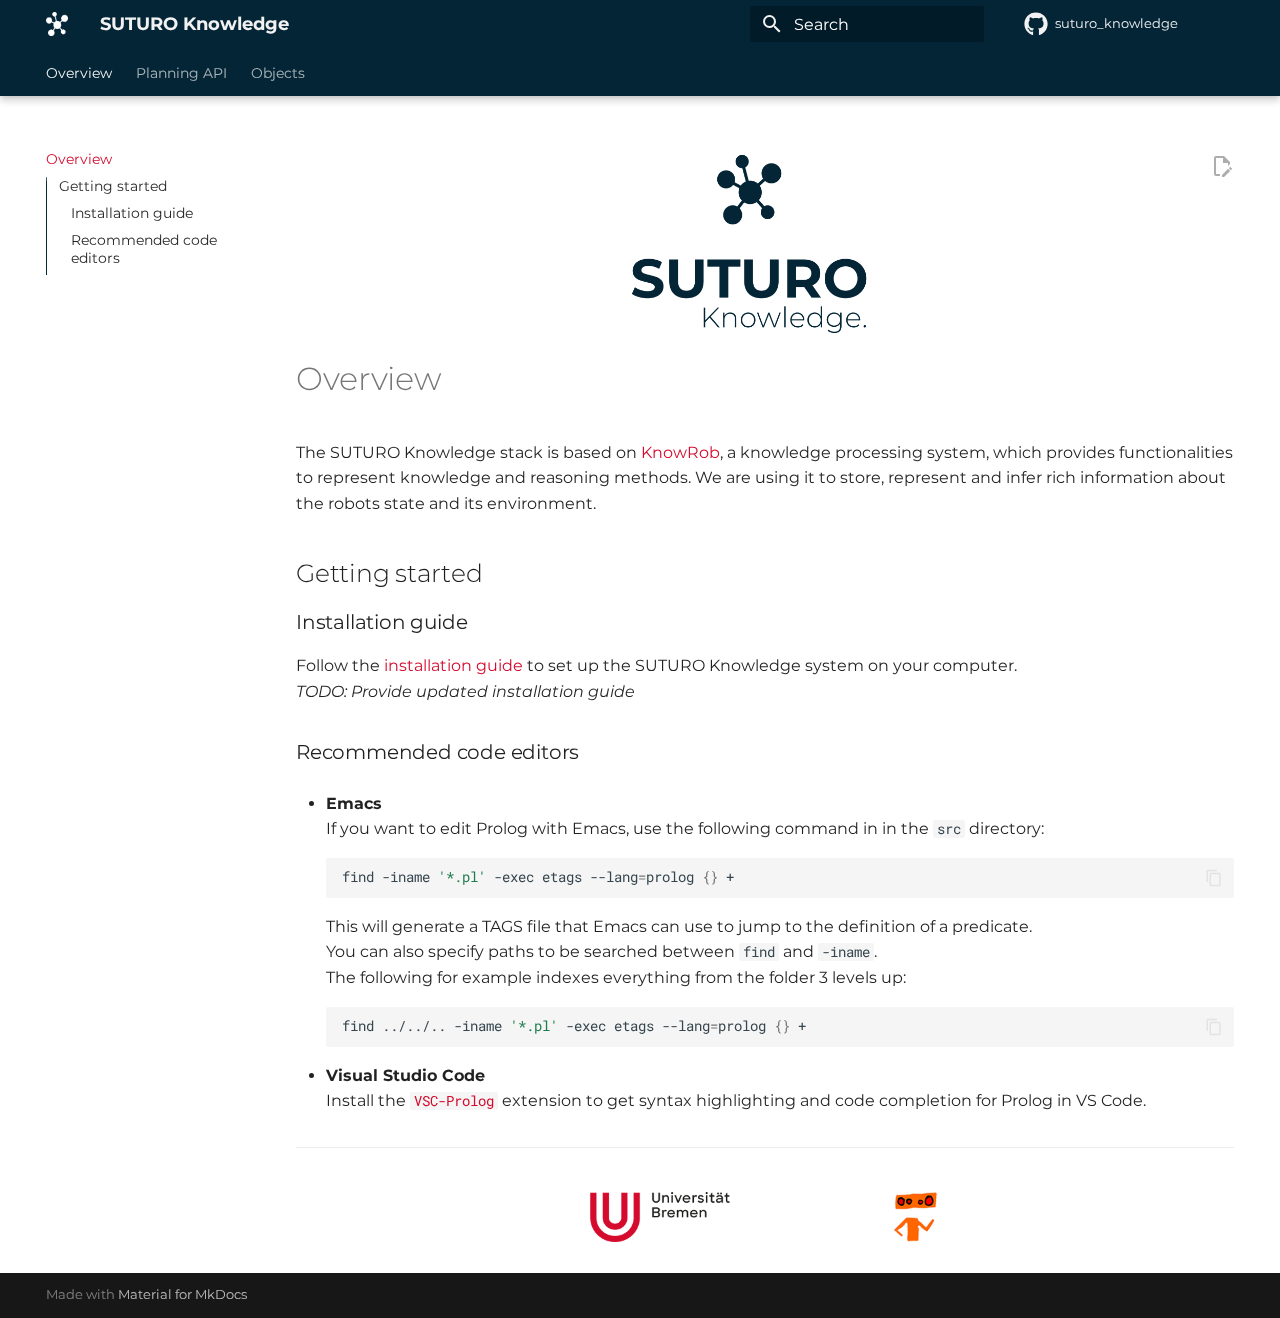
<file: index.html>
<!doctype html>
<html lang="en" class="no-js">
  <head>
    
      <meta charset="utf-8">
      <meta name="viewport" content="width=device-width,initial-scale=1">
      
      
      
      
      
        <link rel="next" href="planning-interface/">
      
      
      <link rel="icon" href="assets/images/favicon.png">
      <meta name="generator" content="mkdocs-1.6.0, mkdocs-material-9.5.29">
    
    
      
        <title>SUTURO Knowledge</title>
      
    
    
      <link rel="stylesheet" href="assets/stylesheets/main.76a95c52.min.css">
      
        
        <link rel="stylesheet" href="assets/stylesheets/palette.06af60db.min.css">
      
      


    
    
      
    
    
      
        
        
        <link rel="preconnect" href="https://fonts.gstatic.com" crossorigin>
        <link rel="stylesheet" href="https://fonts.googleapis.com/css?family=Montserrat:300,300i,400,400i,700,700i%7CRoboto+Mono:400,400i,700,700i&display=fallback">
        <style>:root{--md-text-font:"Montserrat";--md-code-font:"Roboto Mono"}</style>
      
    
    
      <link rel="stylesheet" href="https://cdn.datatables.net/v/dt/jq-3.6.0/dt-1.13.4/r-2.4.1/datatables.min.css">
    
      <link rel="stylesheet" href="assets/stylesheets/extra.css">
    
    <script>__md_scope=new URL(".",location),__md_hash=e=>[...e].reduce((e,_)=>(e<<5)-e+_.charCodeAt(0),0),__md_get=(e,_=localStorage,t=__md_scope)=>JSON.parse(_.getItem(t.pathname+"."+e)),__md_set=(e,_,t=localStorage,a=__md_scope)=>{try{t.setItem(a.pathname+"."+e,JSON.stringify(_))}catch(e){}}</script>
    
      

    
    
    
  </head>
  
  
    
    
      
    
    
    
    
    <body dir="ltr" data-md-color-scheme="suturo" data-md-color-primary="custom" data-md-color-accent="indigo">
  
    
    <input class="md-toggle" data-md-toggle="drawer" type="checkbox" id="__drawer" autocomplete="off">
    <input class="md-toggle" data-md-toggle="search" type="checkbox" id="__search" autocomplete="off">
    <label class="md-overlay" for="__drawer"></label>
    <div data-md-component="skip">
      
        
        <a href="#overview" class="md-skip">
          Skip to content
        </a>
      
    </div>
    <div data-md-component="announce">
      
    </div>
    
    
      

  

<header class="md-header md-header--shadow md-header--lifted" data-md-component="header">
  <nav class="md-header__inner md-grid" aria-label="Header">
    <a href="." title="SUTURO Knowledge" class="md-header__button md-logo" aria-label="SUTURO Knowledge" data-md-component="logo">
      
  <img src="assets/images/suturo-knowledge-logo-white-512.png" alt="logo">

    </a>
    <label class="md-header__button md-icon" for="__drawer">
      
      <svg xmlns="http://www.w3.org/2000/svg" viewBox="0 0 24 24"><path d="M3 6h18v2H3V6m0 5h18v2H3v-2m0 5h18v2H3v-2Z"/></svg>
    </label>
    <div class="md-header__title" data-md-component="header-title">
      <div class="md-header__ellipsis">
        <div class="md-header__topic">
          <span class="md-ellipsis">
            SUTURO Knowledge
          </span>
        </div>
        <div class="md-header__topic" data-md-component="header-topic">
          <span class="md-ellipsis">
            
              Overview
            
          </span>
        </div>
      </div>
    </div>
    
      
        <form class="md-header__option" data-md-component="palette">
  
    
    
    
    <input class="md-option" data-md-color-media="" data-md-color-scheme="suturo" data-md-color-primary="custom" data-md-color-accent="indigo"  aria-hidden="true"  type="radio" name="__palette" id="__palette_0">
    
  
</form>
      
    
    
      <script>var media,input,key,value,palette=__md_get("__palette");if(palette&&palette.color){"(prefers-color-scheme)"===palette.color.media&&(media=matchMedia("(prefers-color-scheme: light)"),input=document.querySelector(media.matches?"[data-md-color-media='(prefers-color-scheme: light)']":"[data-md-color-media='(prefers-color-scheme: dark)']"),palette.color.media=input.getAttribute("data-md-color-media"),palette.color.scheme=input.getAttribute("data-md-color-scheme"),palette.color.primary=input.getAttribute("data-md-color-primary"),palette.color.accent=input.getAttribute("data-md-color-accent"));for([key,value]of Object.entries(palette.color))document.body.setAttribute("data-md-color-"+key,value)}</script>
    
    
    
      <label class="md-header__button md-icon" for="__search">
        
        <svg xmlns="http://www.w3.org/2000/svg" viewBox="0 0 24 24"><path d="M9.5 3A6.5 6.5 0 0 1 16 9.5c0 1.61-.59 3.09-1.56 4.23l.27.27h.79l5 5-1.5 1.5-5-5v-.79l-.27-.27A6.516 6.516 0 0 1 9.5 16 6.5 6.5 0 0 1 3 9.5 6.5 6.5 0 0 1 9.5 3m0 2C7 5 5 7 5 9.5S7 14 9.5 14 14 12 14 9.5 12 5 9.5 5Z"/></svg>
      </label>
      <div class="md-search" data-md-component="search" role="dialog">
  <label class="md-search__overlay" for="__search"></label>
  <div class="md-search__inner" role="search">
    <form class="md-search__form" name="search">
      <input type="text" class="md-search__input" name="query" aria-label="Search" placeholder="Search" autocapitalize="off" autocorrect="off" autocomplete="off" spellcheck="false" data-md-component="search-query" required>
      <label class="md-search__icon md-icon" for="__search">
        
        <svg xmlns="http://www.w3.org/2000/svg" viewBox="0 0 24 24"><path d="M9.5 3A6.5 6.5 0 0 1 16 9.5c0 1.61-.59 3.09-1.56 4.23l.27.27h.79l5 5-1.5 1.5-5-5v-.79l-.27-.27A6.516 6.516 0 0 1 9.5 16 6.5 6.5 0 0 1 3 9.5 6.5 6.5 0 0 1 9.5 3m0 2C7 5 5 7 5 9.5S7 14 9.5 14 14 12 14 9.5 12 5 9.5 5Z"/></svg>
        
        <svg xmlns="http://www.w3.org/2000/svg" viewBox="0 0 24 24"><path d="M20 11v2H8l5.5 5.5-1.42 1.42L4.16 12l7.92-7.92L13.5 5.5 8 11h12Z"/></svg>
      </label>
      <nav class="md-search__options" aria-label="Search">
        
        <button type="reset" class="md-search__icon md-icon" title="Clear" aria-label="Clear" tabindex="-1">
          
          <svg xmlns="http://www.w3.org/2000/svg" viewBox="0 0 24 24"><path d="M19 6.41 17.59 5 12 10.59 6.41 5 5 6.41 10.59 12 5 17.59 6.41 19 12 13.41 17.59 19 19 17.59 13.41 12 19 6.41Z"/></svg>
        </button>
      </nav>
      
        <div class="md-search__suggest" data-md-component="search-suggest"></div>
      
    </form>
    <div class="md-search__output">
      <div class="md-search__scrollwrap" tabindex="0" data-md-scrollfix>
        <div class="md-search-result" data-md-component="search-result">
          <div class="md-search-result__meta">
            Initializing search
          </div>
          <ol class="md-search-result__list" role="presentation"></ol>
        </div>
      </div>
    </div>
  </div>
</div>
    
    
      <div class="md-header__source">
        <a href="https://github.com/SUTURO/suturo_knowledge" title="Go to repository" class="md-source" data-md-component="source">
  <div class="md-source__icon md-icon">
    
    <svg xmlns="http://www.w3.org/2000/svg" viewBox="0 0 496 512"><!--! Font Awesome Free 6.5.2 by @fontawesome - https://fontawesome.com License - https://fontawesome.com/license/free (Icons: CC BY 4.0, Fonts: SIL OFL 1.1, Code: MIT License) Copyright 2024 Fonticons, Inc.--><path d="M165.9 397.4c0 2-2.3 3.6-5.2 3.6-3.3.3-5.6-1.3-5.6-3.6 0-2 2.3-3.6 5.2-3.6 3-.3 5.6 1.3 5.6 3.6zm-31.1-4.5c-.7 2 1.3 4.3 4.3 4.9 2.6 1 5.6 0 6.2-2s-1.3-4.3-4.3-5.2c-2.6-.7-5.5.3-6.2 2.3zm44.2-1.7c-2.9.7-4.9 2.6-4.6 4.9.3 2 2.9 3.3 5.9 2.6 2.9-.7 4.9-2.6 4.6-4.6-.3-1.9-3-3.2-5.9-2.9zM244.8 8C106.1 8 0 113.3 0 252c0 110.9 69.8 205.8 169.5 239.2 12.8 2.3 17.3-5.6 17.3-12.1 0-6.2-.3-40.4-.3-61.4 0 0-70 15-84.7-29.8 0 0-11.4-29.1-27.8-36.6 0 0-22.9-15.7 1.6-15.4 0 0 24.9 2 38.6 25.8 21.9 38.6 58.6 27.5 72.9 20.9 2.3-16 8.8-27.1 16-33.7-55.9-6.2-112.3-14.3-112.3-110.5 0-27.5 7.6-41.3 23.6-58.9-2.6-6.5-11.1-33.3 2.6-67.9 20.9-6.5 69 27 69 27 20-5.6 41.5-8.5 62.8-8.5s42.8 2.9 62.8 8.5c0 0 48.1-33.6 69-27 13.7 34.7 5.2 61.4 2.6 67.9 16 17.7 25.8 31.5 25.8 58.9 0 96.5-58.9 104.2-114.8 110.5 9.2 7.9 17 22.9 17 46.4 0 33.7-.3 75.4-.3 83.6 0 6.5 4.6 14.4 17.3 12.1C428.2 457.8 496 362.9 496 252 496 113.3 383.5 8 244.8 8zM97.2 352.9c-1.3 1-1 3.3.7 5.2 1.6 1.6 3.9 2.3 5.2 1 1.3-1 1-3.3-.7-5.2-1.6-1.6-3.9-2.3-5.2-1zm-10.8-8.1c-.7 1.3.3 2.9 2.3 3.9 1.6 1 3.6.7 4.3-.7.7-1.3-.3-2.9-2.3-3.9-2-.6-3.6-.3-4.3.7zm32.4 35.6c-1.6 1.3-1 4.3 1.3 6.2 2.3 2.3 5.2 2.6 6.5 1 1.3-1.3.7-4.3-1.3-6.2-2.2-2.3-5.2-2.6-6.5-1zm-11.4-14.7c-1.6 1-1.6 3.6 0 5.9 1.6 2.3 4.3 3.3 5.6 2.3 1.6-1.3 1.6-3.9 0-6.2-1.4-2.3-4-3.3-5.6-2z"/></svg>
  </div>
  <div class="md-source__repository">
    suturo_knowledge
  </div>
</a>
      </div>
    
  </nav>
  
    
      
<nav class="md-tabs" aria-label="Tabs" data-md-component="tabs">
  <div class="md-grid">
    <ul class="md-tabs__list">
      
        
  
  
    
  
  
    <li class="md-tabs__item md-tabs__item--active">
      <a href="." class="md-tabs__link">
        
  
    
  
  Overview

      </a>
    </li>
  

      
        
  
  
  
    <li class="md-tabs__item">
      <a href="planning-interface/" class="md-tabs__link">
        
  
    
  
  Planning API

      </a>
    </li>
  

      
        
  
  
  
    <li class="md-tabs__item">
      <a href="objects/" class="md-tabs__link">
        
  
    
  
  Objects

      </a>
    </li>
  

      
    </ul>
  </div>
</nav>
    
  
</header>
    
    <div class="md-container" data-md-component="container">
      
      
        
      
      <main class="md-main" data-md-component="main">
        <div class="md-main__inner md-grid">
          
            
              
              <div class="md-sidebar md-sidebar--primary" data-md-component="sidebar" data-md-type="navigation" >
                <div class="md-sidebar__scrollwrap">
                  <div class="md-sidebar__inner">
                    


  


  

<nav class="md-nav md-nav--primary md-nav--lifted md-nav--integrated" aria-label="Navigation" data-md-level="0">
  <label class="md-nav__title" for="__drawer">
    <a href="." title="SUTURO Knowledge" class="md-nav__button md-logo" aria-label="SUTURO Knowledge" data-md-component="logo">
      
  <img src="assets/images/suturo-knowledge-logo-white-512.png" alt="logo">

    </a>
    SUTURO Knowledge
  </label>
  
    <div class="md-nav__source">
      <a href="https://github.com/SUTURO/suturo_knowledge" title="Go to repository" class="md-source" data-md-component="source">
  <div class="md-source__icon md-icon">
    
    <svg xmlns="http://www.w3.org/2000/svg" viewBox="0 0 496 512"><!--! Font Awesome Free 6.5.2 by @fontawesome - https://fontawesome.com License - https://fontawesome.com/license/free (Icons: CC BY 4.0, Fonts: SIL OFL 1.1, Code: MIT License) Copyright 2024 Fonticons, Inc.--><path d="M165.9 397.4c0 2-2.3 3.6-5.2 3.6-3.3.3-5.6-1.3-5.6-3.6 0-2 2.3-3.6 5.2-3.6 3-.3 5.6 1.3 5.6 3.6zm-31.1-4.5c-.7 2 1.3 4.3 4.3 4.9 2.6 1 5.6 0 6.2-2s-1.3-4.3-4.3-5.2c-2.6-.7-5.5.3-6.2 2.3zm44.2-1.7c-2.9.7-4.9 2.6-4.6 4.9.3 2 2.9 3.3 5.9 2.6 2.9-.7 4.9-2.6 4.6-4.6-.3-1.9-3-3.2-5.9-2.9zM244.8 8C106.1 8 0 113.3 0 252c0 110.9 69.8 205.8 169.5 239.2 12.8 2.3 17.3-5.6 17.3-12.1 0-6.2-.3-40.4-.3-61.4 0 0-70 15-84.7-29.8 0 0-11.4-29.1-27.8-36.6 0 0-22.9-15.7 1.6-15.4 0 0 24.9 2 38.6 25.8 21.9 38.6 58.6 27.5 72.9 20.9 2.3-16 8.8-27.1 16-33.7-55.9-6.2-112.3-14.3-112.3-110.5 0-27.5 7.6-41.3 23.6-58.9-2.6-6.5-11.1-33.3 2.6-67.9 20.9-6.5 69 27 69 27 20-5.6 41.5-8.5 62.8-8.5s42.8 2.9 62.8 8.5c0 0 48.1-33.6 69-27 13.7 34.7 5.2 61.4 2.6 67.9 16 17.7 25.8 31.5 25.8 58.9 0 96.5-58.9 104.2-114.8 110.5 9.2 7.9 17 22.9 17 46.4 0 33.7-.3 75.4-.3 83.6 0 6.5 4.6 14.4 17.3 12.1C428.2 457.8 496 362.9 496 252 496 113.3 383.5 8 244.8 8zM97.2 352.9c-1.3 1-1 3.3.7 5.2 1.6 1.6 3.9 2.3 5.2 1 1.3-1 1-3.3-.7-5.2-1.6-1.6-3.9-2.3-5.2-1zm-10.8-8.1c-.7 1.3.3 2.9 2.3 3.9 1.6 1 3.6.7 4.3-.7.7-1.3-.3-2.9-2.3-3.9-2-.6-3.6-.3-4.3.7zm32.4 35.6c-1.6 1.3-1 4.3 1.3 6.2 2.3 2.3 5.2 2.6 6.5 1 1.3-1.3.7-4.3-1.3-6.2-2.2-2.3-5.2-2.6-6.5-1zm-11.4-14.7c-1.6 1-1.6 3.6 0 5.9 1.6 2.3 4.3 3.3 5.6 2.3 1.6-1.3 1.6-3.9 0-6.2-1.4-2.3-4-3.3-5.6-2z"/></svg>
  </div>
  <div class="md-source__repository">
    suturo_knowledge
  </div>
</a>
    </div>
  
  <ul class="md-nav__list" data-md-scrollfix>
    
      
      
  
  
    
  
  
  
    <li class="md-nav__item md-nav__item--active">
      
      <input class="md-nav__toggle md-toggle" type="checkbox" id="__toc">
      
      
        
      
      
        <label class="md-nav__link md-nav__link--active" for="__toc">
          
  
  <span class="md-ellipsis">
    Overview
  </span>
  

          <span class="md-nav__icon md-icon"></span>
        </label>
      
      <a href="." class="md-nav__link md-nav__link--active">
        
  
  <span class="md-ellipsis">
    Overview
  </span>
  

      </a>
      
        

<nav class="md-nav md-nav--secondary" aria-label="Table of contents">
  
  
  
    
  
  
    <label class="md-nav__title" for="__toc">
      <span class="md-nav__icon md-icon"></span>
      Table of contents
    </label>
    <ul class="md-nav__list" data-md-component="toc" data-md-scrollfix>
      
        <li class="md-nav__item">
  <a href="#getting-started" class="md-nav__link">
    <span class="md-ellipsis">
      Getting started
    </span>
  </a>
  
    <nav class="md-nav" aria-label="Getting started">
      <ul class="md-nav__list">
        
          <li class="md-nav__item">
  <a href="#installation-guide" class="md-nav__link">
    <span class="md-ellipsis">
      Installation guide
    </span>
  </a>
  
</li>
        
          <li class="md-nav__item">
  <a href="#recommended-code-editors" class="md-nav__link">
    <span class="md-ellipsis">
      Recommended code editors
    </span>
  </a>
  
</li>
        
      </ul>
    </nav>
  
</li>
      
    </ul>
  
</nav>
      
    </li>
  

    
      
      
  
  
  
  
    <li class="md-nav__item">
      <a href="planning-interface/" class="md-nav__link">
        
  
  <span class="md-ellipsis">
    Planning API
  </span>
  

      </a>
    </li>
  

    
      
      
  
  
  
  
    <li class="md-nav__item">
      <a href="objects/" class="md-nav__link">
        
  
  <span class="md-ellipsis">
    Objects
  </span>
  

      </a>
    </li>
  

    
  </ul>
</nav>
                  </div>
                </div>
              </div>
            
            
          
          
            <div class="md-content" data-md-component="content">
              <article class="md-content__inner md-typeset">
                
                  

  
    <a href="https://github.com/SUTURO/suturo_knowledge/edit/master/docs/index.md" title="Edit this page" class="md-content__button md-icon">
      
      <svg xmlns="http://www.w3.org/2000/svg" viewBox="0 0 24 24"><path d="M10 20H6V4h7v5h5v3.1l2-2V8l-6-6H6c-1.1 0-2 .9-2 2v16c0 1.1.9 2 2 2h4v-2m10.2-7c.1 0 .3.1.4.2l1.3 1.3c.2.2.2.6 0 .8l-1 1-2.1-2.1 1-1c.1-.1.2-.2.4-.2m0 3.9L14.1 23H12v-2.1l6.1-6.1 2.1 2.1Z"/></svg>
    </a>
  
  


<div class="overview-header">
  <img src="assets/images/suturo-knowledge-full-1000.png" width="256">
</div>

<h1 id="overview">Overview</h1>
<p>The SUTURO Knowledge stack is based on <a href="https://github.com/knowrob/knowrob">KnowRob</a>, a knowledge processing system, which provides functionalities to represent knowledge and reasoning methods. We are using it to store, represent and infer rich information about the robots state and its environment.</p>
<h2 id="getting-started">Getting started</h2>
<h3 id="installation-guide">Installation guide</h3>
<p>Follow the <a href="https://github.com/suturo21-22/suturo-installation">installation guide</a> to set up the SUTURO Knowledge system on your computer.<br />
<em>TODO: Provide updated installation guide</em></p>
<h3 id="recommended-code-editors">Recommended code editors</h3>
<ul>
<li>
<p><strong>Emacs</strong><br />
  If you want to edit Prolog with Emacs, use the following command in in the <code>src</code> directory:
  <div class="language-bash highlight"><pre><span></span><code><span id="__span-0-1"><a id="__codelineno-0-1" name="__codelineno-0-1" href="#__codelineno-0-1"></a>find<span class="w"> </span>-iname<span class="w"> </span><span class="s1">&#39;*.pl&#39;</span><span class="w"> </span>-exec<span class="w"> </span>etags<span class="w"> </span>--lang<span class="o">=</span>prolog<span class="w"> </span><span class="o">{}</span><span class="w"> </span>+<span class="w">  </span>
</span></code></pre></div>
  This will generate a TAGS file that Emacs can use to jump to the definition of a predicate.<br />
  You can also specify paths to be searched between <code>find</code> and <code>-iname</code>.<br />
  The following for example indexes everything from the folder 3 levels up:
  <div class="language-bash highlight"><pre><span></span><code><span id="__span-1-1"><a id="__codelineno-1-1" name="__codelineno-1-1" href="#__codelineno-1-1"></a>find<span class="w"> </span>../../..<span class="w"> </span>-iname<span class="w"> </span><span class="s1">&#39;*.pl&#39;</span><span class="w"> </span>-exec<span class="w"> </span>etags<span class="w"> </span>--lang<span class="o">=</span>prolog<span class="w"> </span><span class="o">{}</span><span class="w"> </span>+
</span></code></pre></div></p>
</li>
<li>
<p><strong>Visual Studio Code</strong><br />
  Install the <a href="https://marketplace.visualstudio.com/items?itemName=arthurwang.vsc-prolog"><code>VSC-Prolog</code></a> extension to get syntax highlighting and code completion for Prolog in VS Code.</p>
</li>
</ul>
<hr />
<div class="overview-footer" >
  <a href="https://www.uni-bremen.de/">
    <img src="assets/images/uni-bremen-logo-footer.png">
  </a>
  <a href="https://github.com/suturo">
    <img src="assets/images/suturo-logo-footer.png">
  </a>
</div>












                
              </article>
            </div>
          
          
<script>var target=document.getElementById(location.hash.slice(1));target&&target.name&&(target.checked=target.name.startsWith("__tabbed_"))</script>
        </div>
        
          <button type="button" class="md-top md-icon" data-md-component="top" hidden>
  
  <svg xmlns="http://www.w3.org/2000/svg" viewBox="0 0 24 24"><path d="M13 20h-2V8l-5.5 5.5-1.42-1.42L12 4.16l7.92 7.92-1.42 1.42L13 8v12Z"/></svg>
  Back to top
</button>
        
      </main>
      
        <footer class="md-footer">
  
  <div class="md-footer-meta md-typeset">
    <div class="md-footer-meta__inner md-grid">
      <div class="md-copyright">
  
  
    Made with
    <a href="https://squidfunk.github.io/mkdocs-material/" target="_blank" rel="noopener">
      Material for MkDocs
    </a>
  
</div>
      
    </div>
  </div>
</footer>
      
    </div>
    <div class="md-dialog" data-md-component="dialog">
      <div class="md-dialog__inner md-typeset"></div>
    </div>
    
    
    <script id="__config" type="application/json">{"base": ".", "features": ["navigation.tabs", "navigation.tabs.sticky", "navigation.path", "navigation.top", "toc.integrate", "search.suggest", "content.action.edit", "content.code.copy"], "search": "assets/javascripts/workers/search.b8dbb3d2.min.js", "translations": {"clipboard.copied": "Copied to clipboard", "clipboard.copy": "Copy to clipboard", "search.result.more.one": "1 more on this page", "search.result.more.other": "# more on this page", "search.result.none": "No matching documents", "search.result.one": "1 matching document", "search.result.other": "# matching documents", "search.result.placeholder": "Type to start searching", "search.result.term.missing": "Missing", "select.version": "Select version"}}</script>
    
    
      <script src="assets/javascripts/bundle.fe8b6f2b.min.js"></script>
      
        <script src="https://cdn.datatables.net/v/dt/jq-3.6.0/dt-1.13.4/r-2.4.1/datatables.min.js"></script>
      
        <script src="assets/javascripts/extra.js"></script>
      
    
  </body>
</html>
</file>
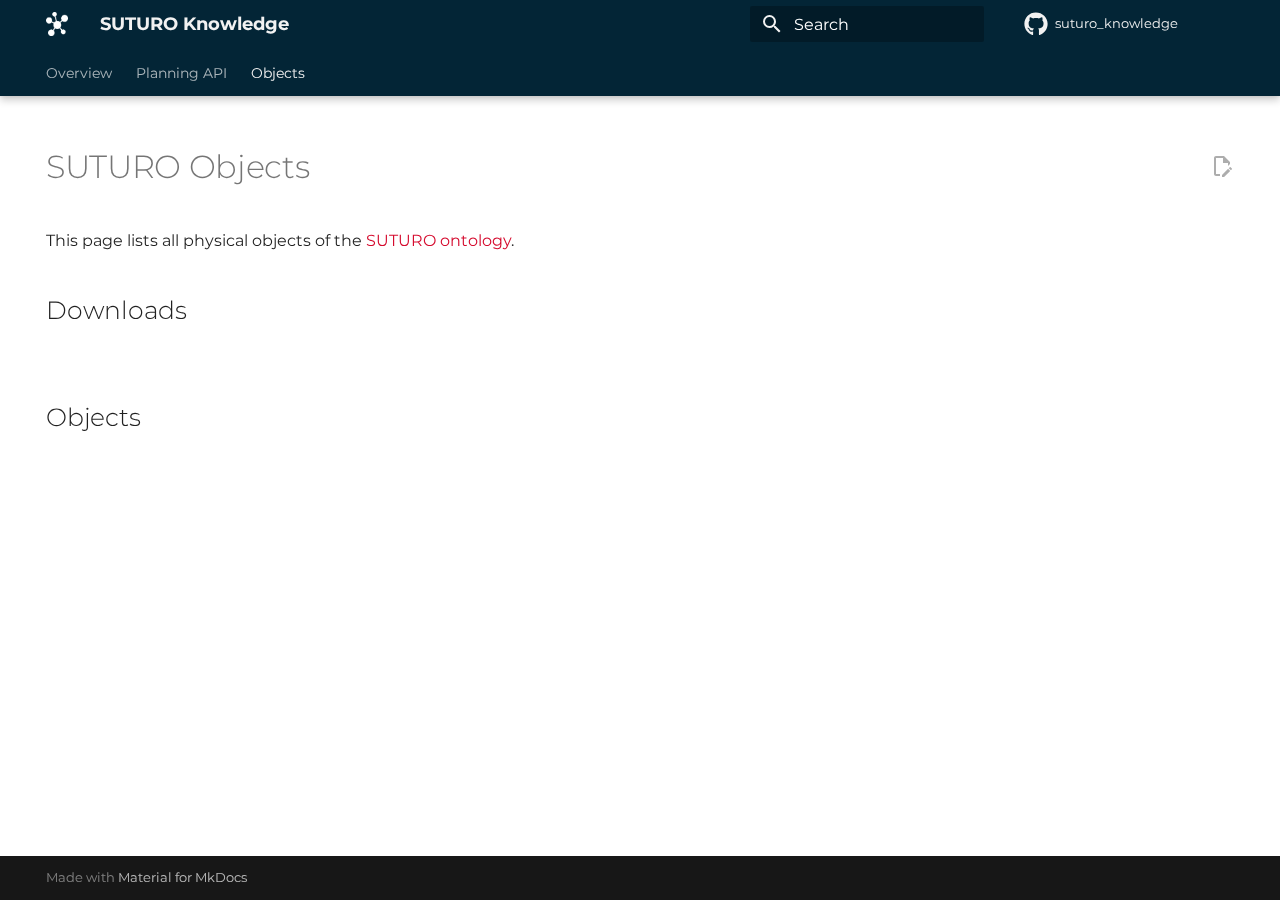
<file: objects/index.html>
<!doctype html>
<html lang="en" class="no-js">
  <head>
    
      <meta charset="utf-8">
      <meta name="viewport" content="width=device-width,initial-scale=1">
      
      
      
      
        <link rel="prev" href="../planning-interface/">
      
      
      
      <link rel="icon" href="../assets/images/favicon.png">
      <meta name="generator" content="mkdocs-1.6.0, mkdocs-material-9.5.29">
    
    
      
        <title>Objects - SUTURO Knowledge</title>
      
    
    
      <link rel="stylesheet" href="../assets/stylesheets/main.76a95c52.min.css">
      
        
        <link rel="stylesheet" href="../assets/stylesheets/palette.06af60db.min.css">
      
      


    
    
      
    
    
      
        
        
        <link rel="preconnect" href="https://fonts.gstatic.com" crossorigin>
        <link rel="stylesheet" href="https://fonts.googleapis.com/css?family=Montserrat:300,300i,400,400i,700,700i%7CRoboto+Mono:400,400i,700,700i&display=fallback">
        <style>:root{--md-text-font:"Montserrat";--md-code-font:"Roboto Mono"}</style>
      
    
    
      <link rel="stylesheet" href="https://cdn.datatables.net/v/dt/jq-3.6.0/dt-1.13.4/r-2.4.1/datatables.min.css">
    
      <link rel="stylesheet" href="../assets/stylesheets/extra.css">
    
    <script>__md_scope=new URL("..",location),__md_hash=e=>[...e].reduce((e,_)=>(e<<5)-e+_.charCodeAt(0),0),__md_get=(e,_=localStorage,t=__md_scope)=>JSON.parse(_.getItem(t.pathname+"."+e)),__md_set=(e,_,t=localStorage,a=__md_scope)=>{try{t.setItem(a.pathname+"."+e,JSON.stringify(_))}catch(e){}}</script>
    
      

    
    
    
  </head>
  
  
    
    
      
    
    
    
    
    <body dir="ltr" data-md-color-scheme="suturo" data-md-color-primary="custom" data-md-color-accent="indigo">
  
    
    <input class="md-toggle" data-md-toggle="drawer" type="checkbox" id="__drawer" autocomplete="off">
    <input class="md-toggle" data-md-toggle="search" type="checkbox" id="__search" autocomplete="off">
    <label class="md-overlay" for="__drawer"></label>
    <div data-md-component="skip">
      
        
        <a href="#suturo-objects" class="md-skip">
          Skip to content
        </a>
      
    </div>
    <div data-md-component="announce">
      
    </div>
    
    
      

  

<header class="md-header md-header--shadow md-header--lifted" data-md-component="header">
  <nav class="md-header__inner md-grid" aria-label="Header">
    <a href=".." title="SUTURO Knowledge" class="md-header__button md-logo" aria-label="SUTURO Knowledge" data-md-component="logo">
      
  <img src="../assets/images/suturo-knowledge-logo-white-512.png" alt="logo">

    </a>
    <label class="md-header__button md-icon" for="__drawer">
      
      <svg xmlns="http://www.w3.org/2000/svg" viewBox="0 0 24 24"><path d="M3 6h18v2H3V6m0 5h18v2H3v-2m0 5h18v2H3v-2Z"/></svg>
    </label>
    <div class="md-header__title" data-md-component="header-title">
      <div class="md-header__ellipsis">
        <div class="md-header__topic">
          <span class="md-ellipsis">
            SUTURO Knowledge
          </span>
        </div>
        <div class="md-header__topic" data-md-component="header-topic">
          <span class="md-ellipsis">
            
              Objects
            
          </span>
        </div>
      </div>
    </div>
    
      
        <form class="md-header__option" data-md-component="palette">
  
    
    
    
    <input class="md-option" data-md-color-media="" data-md-color-scheme="suturo" data-md-color-primary="custom" data-md-color-accent="indigo"  aria-hidden="true"  type="radio" name="__palette" id="__palette_0">
    
  
</form>
      
    
    
      <script>var media,input,key,value,palette=__md_get("__palette");if(palette&&palette.color){"(prefers-color-scheme)"===palette.color.media&&(media=matchMedia("(prefers-color-scheme: light)"),input=document.querySelector(media.matches?"[data-md-color-media='(prefers-color-scheme: light)']":"[data-md-color-media='(prefers-color-scheme: dark)']"),palette.color.media=input.getAttribute("data-md-color-media"),palette.color.scheme=input.getAttribute("data-md-color-scheme"),palette.color.primary=input.getAttribute("data-md-color-primary"),palette.color.accent=input.getAttribute("data-md-color-accent"));for([key,value]of Object.entries(palette.color))document.body.setAttribute("data-md-color-"+key,value)}</script>
    
    
    
      <label class="md-header__button md-icon" for="__search">
        
        <svg xmlns="http://www.w3.org/2000/svg" viewBox="0 0 24 24"><path d="M9.5 3A6.5 6.5 0 0 1 16 9.5c0 1.61-.59 3.09-1.56 4.23l.27.27h.79l5 5-1.5 1.5-5-5v-.79l-.27-.27A6.516 6.516 0 0 1 9.5 16 6.5 6.5 0 0 1 3 9.5 6.5 6.5 0 0 1 9.5 3m0 2C7 5 5 7 5 9.5S7 14 9.5 14 14 12 14 9.5 12 5 9.5 5Z"/></svg>
      </label>
      <div class="md-search" data-md-component="search" role="dialog">
  <label class="md-search__overlay" for="__search"></label>
  <div class="md-search__inner" role="search">
    <form class="md-search__form" name="search">
      <input type="text" class="md-search__input" name="query" aria-label="Search" placeholder="Search" autocapitalize="off" autocorrect="off" autocomplete="off" spellcheck="false" data-md-component="search-query" required>
      <label class="md-search__icon md-icon" for="__search">
        
        <svg xmlns="http://www.w3.org/2000/svg" viewBox="0 0 24 24"><path d="M9.5 3A6.5 6.5 0 0 1 16 9.5c0 1.61-.59 3.09-1.56 4.23l.27.27h.79l5 5-1.5 1.5-5-5v-.79l-.27-.27A6.516 6.516 0 0 1 9.5 16 6.5 6.5 0 0 1 3 9.5 6.5 6.5 0 0 1 9.5 3m0 2C7 5 5 7 5 9.5S7 14 9.5 14 14 12 14 9.5 12 5 9.5 5Z"/></svg>
        
        <svg xmlns="http://www.w3.org/2000/svg" viewBox="0 0 24 24"><path d="M20 11v2H8l5.5 5.5-1.42 1.42L4.16 12l7.92-7.92L13.5 5.5 8 11h12Z"/></svg>
      </label>
      <nav class="md-search__options" aria-label="Search">
        
        <button type="reset" class="md-search__icon md-icon" title="Clear" aria-label="Clear" tabindex="-1">
          
          <svg xmlns="http://www.w3.org/2000/svg" viewBox="0 0 24 24"><path d="M19 6.41 17.59 5 12 10.59 6.41 5 5 6.41 10.59 12 5 17.59 6.41 19 12 13.41 17.59 19 19 17.59 13.41 12 19 6.41Z"/></svg>
        </button>
      </nav>
      
        <div class="md-search__suggest" data-md-component="search-suggest"></div>
      
    </form>
    <div class="md-search__output">
      <div class="md-search__scrollwrap" tabindex="0" data-md-scrollfix>
        <div class="md-search-result" data-md-component="search-result">
          <div class="md-search-result__meta">
            Initializing search
          </div>
          <ol class="md-search-result__list" role="presentation"></ol>
        </div>
      </div>
    </div>
  </div>
</div>
    
    
      <div class="md-header__source">
        <a href="https://github.com/SUTURO/suturo_knowledge" title="Go to repository" class="md-source" data-md-component="source">
  <div class="md-source__icon md-icon">
    
    <svg xmlns="http://www.w3.org/2000/svg" viewBox="0 0 496 512"><!--! Font Awesome Free 6.5.2 by @fontawesome - https://fontawesome.com License - https://fontawesome.com/license/free (Icons: CC BY 4.0, Fonts: SIL OFL 1.1, Code: MIT License) Copyright 2024 Fonticons, Inc.--><path d="M165.9 397.4c0 2-2.3 3.6-5.2 3.6-3.3.3-5.6-1.3-5.6-3.6 0-2 2.3-3.6 5.2-3.6 3-.3 5.6 1.3 5.6 3.6zm-31.1-4.5c-.7 2 1.3 4.3 4.3 4.9 2.6 1 5.6 0 6.2-2s-1.3-4.3-4.3-5.2c-2.6-.7-5.5.3-6.2 2.3zm44.2-1.7c-2.9.7-4.9 2.6-4.6 4.9.3 2 2.9 3.3 5.9 2.6 2.9-.7 4.9-2.6 4.6-4.6-.3-1.9-3-3.2-5.9-2.9zM244.8 8C106.1 8 0 113.3 0 252c0 110.9 69.8 205.8 169.5 239.2 12.8 2.3 17.3-5.6 17.3-12.1 0-6.2-.3-40.4-.3-61.4 0 0-70 15-84.7-29.8 0 0-11.4-29.1-27.8-36.6 0 0-22.9-15.7 1.6-15.4 0 0 24.9 2 38.6 25.8 21.9 38.6 58.6 27.5 72.9 20.9 2.3-16 8.8-27.1 16-33.7-55.9-6.2-112.3-14.3-112.3-110.5 0-27.5 7.6-41.3 23.6-58.9-2.6-6.5-11.1-33.3 2.6-67.9 20.9-6.5 69 27 69 27 20-5.6 41.5-8.5 62.8-8.5s42.8 2.9 62.8 8.5c0 0 48.1-33.6 69-27 13.7 34.7 5.2 61.4 2.6 67.9 16 17.7 25.8 31.5 25.8 58.9 0 96.5-58.9 104.2-114.8 110.5 9.2 7.9 17 22.9 17 46.4 0 33.7-.3 75.4-.3 83.6 0 6.5 4.6 14.4 17.3 12.1C428.2 457.8 496 362.9 496 252 496 113.3 383.5 8 244.8 8zM97.2 352.9c-1.3 1-1 3.3.7 5.2 1.6 1.6 3.9 2.3 5.2 1 1.3-1 1-3.3-.7-5.2-1.6-1.6-3.9-2.3-5.2-1zm-10.8-8.1c-.7 1.3.3 2.9 2.3 3.9 1.6 1 3.6.7 4.3-.7.7-1.3-.3-2.9-2.3-3.9-2-.6-3.6-.3-4.3.7zm32.4 35.6c-1.6 1.3-1 4.3 1.3 6.2 2.3 2.3 5.2 2.6 6.5 1 1.3-1.3.7-4.3-1.3-6.2-2.2-2.3-5.2-2.6-6.5-1zm-11.4-14.7c-1.6 1-1.6 3.6 0 5.9 1.6 2.3 4.3 3.3 5.6 2.3 1.6-1.3 1.6-3.9 0-6.2-1.4-2.3-4-3.3-5.6-2z"/></svg>
  </div>
  <div class="md-source__repository">
    suturo_knowledge
  </div>
</a>
      </div>
    
  </nav>
  
    
      
<nav class="md-tabs" aria-label="Tabs" data-md-component="tabs">
  <div class="md-grid">
    <ul class="md-tabs__list">
      
        
  
  
  
    <li class="md-tabs__item">
      <a href=".." class="md-tabs__link">
        
  
    
  
  Overview

      </a>
    </li>
  

      
        
  
  
  
    <li class="md-tabs__item">
      <a href="../planning-interface/" class="md-tabs__link">
        
  
    
  
  Planning API

      </a>
    </li>
  

      
        
  
  
    
  
  
    <li class="md-tabs__item md-tabs__item--active">
      <a href="./" class="md-tabs__link">
        
  
    
  
  Objects

      </a>
    </li>
  

      
    </ul>
  </div>
</nav>
    
  
</header>
    
    <div class="md-container" data-md-component="container">
      
      
        
      
      <main class="md-main" data-md-component="main">
        <div class="md-main__inner md-grid">
          
            
              
                
              
              <div class="md-sidebar md-sidebar--primary" data-md-component="sidebar" data-md-type="navigation" hidden>
                <div class="md-sidebar__scrollwrap">
                  <div class="md-sidebar__inner">
                    


  


  

<nav class="md-nav md-nav--primary md-nav--lifted md-nav--integrated" aria-label="Navigation" data-md-level="0">
  <label class="md-nav__title" for="__drawer">
    <a href=".." title="SUTURO Knowledge" class="md-nav__button md-logo" aria-label="SUTURO Knowledge" data-md-component="logo">
      
  <img src="../assets/images/suturo-knowledge-logo-white-512.png" alt="logo">

    </a>
    SUTURO Knowledge
  </label>
  
    <div class="md-nav__source">
      <a href="https://github.com/SUTURO/suturo_knowledge" title="Go to repository" class="md-source" data-md-component="source">
  <div class="md-source__icon md-icon">
    
    <svg xmlns="http://www.w3.org/2000/svg" viewBox="0 0 496 512"><!--! Font Awesome Free 6.5.2 by @fontawesome - https://fontawesome.com License - https://fontawesome.com/license/free (Icons: CC BY 4.0, Fonts: SIL OFL 1.1, Code: MIT License) Copyright 2024 Fonticons, Inc.--><path d="M165.9 397.4c0 2-2.3 3.6-5.2 3.6-3.3.3-5.6-1.3-5.6-3.6 0-2 2.3-3.6 5.2-3.6 3-.3 5.6 1.3 5.6 3.6zm-31.1-4.5c-.7 2 1.3 4.3 4.3 4.9 2.6 1 5.6 0 6.2-2s-1.3-4.3-4.3-5.2c-2.6-.7-5.5.3-6.2 2.3zm44.2-1.7c-2.9.7-4.9 2.6-4.6 4.9.3 2 2.9 3.3 5.9 2.6 2.9-.7 4.9-2.6 4.6-4.6-.3-1.9-3-3.2-5.9-2.9zM244.8 8C106.1 8 0 113.3 0 252c0 110.9 69.8 205.8 169.5 239.2 12.8 2.3 17.3-5.6 17.3-12.1 0-6.2-.3-40.4-.3-61.4 0 0-70 15-84.7-29.8 0 0-11.4-29.1-27.8-36.6 0 0-22.9-15.7 1.6-15.4 0 0 24.9 2 38.6 25.8 21.9 38.6 58.6 27.5 72.9 20.9 2.3-16 8.8-27.1 16-33.7-55.9-6.2-112.3-14.3-112.3-110.5 0-27.5 7.6-41.3 23.6-58.9-2.6-6.5-11.1-33.3 2.6-67.9 20.9-6.5 69 27 69 27 20-5.6 41.5-8.5 62.8-8.5s42.8 2.9 62.8 8.5c0 0 48.1-33.6 69-27 13.7 34.7 5.2 61.4 2.6 67.9 16 17.7 25.8 31.5 25.8 58.9 0 96.5-58.9 104.2-114.8 110.5 9.2 7.9 17 22.9 17 46.4 0 33.7-.3 75.4-.3 83.6 0 6.5 4.6 14.4 17.3 12.1C428.2 457.8 496 362.9 496 252 496 113.3 383.5 8 244.8 8zM97.2 352.9c-1.3 1-1 3.3.7 5.2 1.6 1.6 3.9 2.3 5.2 1 1.3-1 1-3.3-.7-5.2-1.6-1.6-3.9-2.3-5.2-1zm-10.8-8.1c-.7 1.3.3 2.9 2.3 3.9 1.6 1 3.6.7 4.3-.7.7-1.3-.3-2.9-2.3-3.9-2-.6-3.6-.3-4.3.7zm32.4 35.6c-1.6 1.3-1 4.3 1.3 6.2 2.3 2.3 5.2 2.6 6.5 1 1.3-1.3.7-4.3-1.3-6.2-2.2-2.3-5.2-2.6-6.5-1zm-11.4-14.7c-1.6 1-1.6 3.6 0 5.9 1.6 2.3 4.3 3.3 5.6 2.3 1.6-1.3 1.6-3.9 0-6.2-1.4-2.3-4-3.3-5.6-2z"/></svg>
  </div>
  <div class="md-source__repository">
    suturo_knowledge
  </div>
</a>
    </div>
  
  <ul class="md-nav__list" data-md-scrollfix>
    
      
      
  
  
  
  
    <li class="md-nav__item">
      <a href=".." class="md-nav__link">
        
  
  <span class="md-ellipsis">
    Overview
  </span>
  

      </a>
    </li>
  

    
      
      
  
  
  
  
    <li class="md-nav__item">
      <a href="../planning-interface/" class="md-nav__link">
        
  
  <span class="md-ellipsis">
    Planning API
  </span>
  

      </a>
    </li>
  

    
      
      
  
  
    
  
  
  
    <li class="md-nav__item md-nav__item--active">
      
      <input class="md-nav__toggle md-toggle" type="checkbox" id="__toc">
      
      
        
      
      
        <label class="md-nav__link md-nav__link--active" for="__toc">
          
  
  <span class="md-ellipsis">
    Objects
  </span>
  

          <span class="md-nav__icon md-icon"></span>
        </label>
      
      <a href="./" class="md-nav__link md-nav__link--active">
        
  
  <span class="md-ellipsis">
    Objects
  </span>
  

      </a>
      
        

<nav class="md-nav md-nav--secondary" aria-label="Table of contents">
  
  
  
    
  
  
    <label class="md-nav__title" for="__toc">
      <span class="md-nav__icon md-icon"></span>
      Table of contents
    </label>
    <ul class="md-nav__list" data-md-component="toc" data-md-scrollfix>
      
        <li class="md-nav__item">
  <a href="#downloads" class="md-nav__link">
    <span class="md-ellipsis">
      Downloads
    </span>
  </a>
  
</li>
      
    </ul>
  
</nav>
      
    </li>
  

    
  </ul>
</nav>
                  </div>
                </div>
              </div>
            
            
          
          
            <div class="md-content" data-md-component="content">
              <article class="md-content__inner md-typeset">
                
                  

  
    <a href="https://github.com/SUTURO/suturo_knowledge/edit/master/docs/objects.md" title="Edit this page" class="md-content__button md-icon">
      
      <svg xmlns="http://www.w3.org/2000/svg" viewBox="0 0 24 24"><path d="M10 20H6V4h7v5h5v3.1l2-2V8l-6-6H6c-1.1 0-2 .9-2 2v16c0 1.1.9 2 2 2h4v-2m10.2-7c.1 0 .3.1.4.2l1.3 1.3c.2.2.2.6 0 .8l-1 1-2.1-2.1 1-1c.1-.1.2-.2.4-.2m0 3.9L14.1 23H12v-2.1l6.1-6.1 2.1 2.1Z"/></svg>
    </a>
  
  


<h1 id="suturo-objects">SUTURO Objects</h1>
<p>This page lists all physical objects of the <a href="https://github.com/SUTURO/suturo_knowledge/blob/master/suturo_knowledge/owl/suturo.owl">SUTURO ontology</a>. </p>
<h2 id="downloads">Downloads</h2>
<div class="grid cards">
  <ul id="objects-downloads">
  <!-- Using JavaScript to populate this list with all files from the owl2anything ouptut -->
  </ul>
</div>

<div class="objects-table-header">
    <h2 id="objects">Objects</h2>
    <span id="objects-last-update"></span>
</div>

<div class="objects-table">
    <table id="objects-csv-table" class="stripe compact" width="100%">
        <!-- Using JavaScript to populate this table with the CSV data -->
        <thead>
        </thead>
        <tbody>
        </tbody>
    </table>
</div>







  
  




  



                
              </article>
            </div>
          
          
<script>var target=document.getElementById(location.hash.slice(1));target&&target.name&&(target.checked=target.name.startsWith("__tabbed_"))</script>
        </div>
        
          <button type="button" class="md-top md-icon" data-md-component="top" hidden>
  
  <svg xmlns="http://www.w3.org/2000/svg" viewBox="0 0 24 24"><path d="M13 20h-2V8l-5.5 5.5-1.42-1.42L12 4.16l7.92 7.92-1.42 1.42L13 8v12Z"/></svg>
  Back to top
</button>
        
      </main>
      
        <footer class="md-footer">
  
  <div class="md-footer-meta md-typeset">
    <div class="md-footer-meta__inner md-grid">
      <div class="md-copyright">
  
  
    Made with
    <a href="https://squidfunk.github.io/mkdocs-material/" target="_blank" rel="noopener">
      Material for MkDocs
    </a>
  
</div>
      
    </div>
  </div>
</footer>
      
    </div>
    <div class="md-dialog" data-md-component="dialog">
      <div class="md-dialog__inner md-typeset"></div>
    </div>
    
    
    <script id="__config" type="application/json">{"base": "..", "features": ["navigation.tabs", "navigation.tabs.sticky", "navigation.path", "navigation.top", "toc.integrate", "search.suggest", "content.action.edit", "content.code.copy"], "search": "../assets/javascripts/workers/search.b8dbb3d2.min.js", "translations": {"clipboard.copied": "Copied to clipboard", "clipboard.copy": "Copy to clipboard", "search.result.more.one": "1 more on this page", "search.result.more.other": "# more on this page", "search.result.none": "No matching documents", "search.result.one": "1 matching document", "search.result.other": "# matching documents", "search.result.placeholder": "Type to start searching", "search.result.term.missing": "Missing", "select.version": "Select version"}}</script>
    
    
      <script src="../assets/javascripts/bundle.fe8b6f2b.min.js"></script>
      
        <script src="https://cdn.datatables.net/v/dt/jq-3.6.0/dt-1.13.4/r-2.4.1/datatables.min.js"></script>
      
        <script src="../assets/javascripts/extra.js"></script>
      
    
  </body>
</html>
</file>
<file: assets/stylesheets/extra.css>
[data-md-color-scheme="suturo"] {

    --md-primary-fg-color: #032536;
    --md-primary-fg-color--light: #0b7cb5;
    --md-primary-fg-color--dark: #01151f;
    --md-primary-fg-color--transparent: #0b7cb50a;
    --md-primary-bg-color: #f2f2f2;
    --md-primary-bg-color--light: #ffffff;

    --md-accent-fg-color: #d50b2e;
    --md-accent-fg-color--transparent: #d50b2d2c;
    --md-accent-bg-color: #f2f2f2;
    --md-accent-bg-color--light: #ffffff;

    --md-typeset-a-color: var(--md-accent-fg-color);
}

.md-typeset a:hover {
    text-decoration: underline;
}

.overview-header {
    display: flex;
    align-items: center;
    justify-content: center;
    padding: 0px 0px 20px 0px;
}

.overview-footer {
    display: flex;
    align-items: center;
    justify-content: center;
    padding: 20px 0px 0px 0px;
}

.overview-footer img {
    height: 50px;
    max-width: none;
    padding: 0px 80px;
}

.objects-table-header {
    display: flex;
    justify-content: space-between;
}

.objects-table-header #objects-last-update {
    align-self: flex-end;
    padding: 0em 0em 1em 0em;
}

.objects-table select {
    padding: 8px 8px !important;
}

.objects-table select:focus {
    outline: none;
    box-shadow: 0 0 0 0.1rem var(--md-accent-fg-color--transparent);
    border-color: var(--md-accent-fg-color);
}

.objects-table input {
    padding: 8px 8px !important;
}

.objects-table label input {
    margin-left: 10px !important;
}

.objects-table input:focus {
    outline: none;
    box-shadow: 0 0 0 0.1rem var(--md-accent-fg-color--transparent);
    border-color: var(--md-accent-fg-color);
}

.objects-table .dataTables_paginate .paginate_button {
    margin: 0px !important;
    padding: 0.35em 0.75em !important;
    border: none !important;
    transition: color .15s ease-in-out, background-color .15s ease-in-out, border-color .15s ease-in-out, box-shadow .15s ease-in-out;
}

.objects-table .dataTables_paginate .paginate_button:hover {
    color: black !important;
    background: var(--md-primary-bg-color) !important;
}

.objects-table .dataTables_paginate .paginate_button.disabled {
    border: none !important;
}

.objects-table .dataTables_paginate .paginate_button.disabled:hover {
    border: none !important;
    background: none !important;
}

.objects-table .dataTables_paginate .paginate_button.current {
    background: var(--md-accent-fg-color--transparent) !important;
}

.objects-table .dataTable.dtr-inline.collapsed>tbody>tr>td.dtr-control:before {
    background-color: var(--md-primary-fg-color);
}

.objects-table .dataTable.dtr-inline.collapsed>tbody>tr.parent>td.dtr-control:before {
    background-color: var(--md-accent-fg-color);
}
</file>
<file: assets/stylesheets/main.76a95c52.min.css>
@charset "UTF-8";html{-webkit-text-size-adjust:none;-moz-text-size-adjust:none;text-size-adjust:none;box-sizing:border-box}*,:after,:before{box-sizing:inherit}@media (prefers-reduced-motion){*,:after,:before{transition:none!important}}body{margin:0}a,button,input,label{-webkit-tap-highlight-color:transparent}a{color:inherit;text-decoration:none}hr{border:0;box-sizing:initial;display:block;height:.05rem;overflow:visible;padding:0}small{font-size:80%}sub,sup{line-height:1em}img{border-style:none}table{border-collapse:initial;border-spacing:0}td,th{font-weight:400;vertical-align:top}button{background:#0000;border:0;font-family:inherit;font-size:inherit;margin:0;padding:0}input{border:0;outline:none}:root{--md-primary-fg-color:#4051b5;--md-primary-fg-color--light:#5d6cc0;--md-primary-fg-color--dark:#303fa1;--md-primary-bg-color:#fff;--md-primary-bg-color--light:#ffffffb3;--md-accent-fg-color:#526cfe;--md-accent-fg-color--transparent:#526cfe1a;--md-accent-bg-color:#fff;--md-accent-bg-color--light:#ffffffb3}[data-md-color-scheme=default]{color-scheme:light}[data-md-color-scheme=default] img[src$="#gh-dark-mode-only"],[data-md-color-scheme=default] img[src$="#only-dark"]{display:none}:root,[data-md-color-scheme=default]{--md-hue:225deg;--md-default-fg-color:#000000de;--md-default-fg-color--light:#0000008a;--md-default-fg-color--lighter:#00000052;--md-default-fg-color--lightest:#00000012;--md-default-bg-color:#fff;--md-default-bg-color--light:#ffffffb3;--md-default-bg-color--lighter:#ffffff4d;--md-default-bg-color--lightest:#ffffff1f;--md-code-fg-color:#36464e;--md-code-bg-color:#f5f5f5;--md-code-hl-color:#4287ff;--md-code-hl-color--light:#4287ff1a;--md-code-hl-number-color:#d52a2a;--md-code-hl-special-color:#db1457;--md-code-hl-function-color:#a846b9;--md-code-hl-constant-color:#6e59d9;--md-code-hl-keyword-color:#3f6ec6;--md-code-hl-string-color:#1c7d4d;--md-code-hl-name-color:var(--md-code-fg-color);--md-code-hl-operator-color:var(--md-default-fg-color--light);--md-code-hl-punctuation-color:var(--md-default-fg-color--light);--md-code-hl-comment-color:var(--md-default-fg-color--light);--md-code-hl-generic-color:var(--md-default-fg-color--light);--md-code-hl-variable-color:var(--md-default-fg-color--light);--md-typeset-color:var(--md-default-fg-color);--md-typeset-a-color:var(--md-primary-fg-color);--md-typeset-del-color:#f5503d26;--md-typeset-ins-color:#0bd57026;--md-typeset-kbd-color:#fafafa;--md-typeset-kbd-accent-color:#fff;--md-typeset-kbd-border-color:#b8b8b8;--md-typeset-mark-color:#ffff0080;--md-typeset-table-color:#0000001f;--md-typeset-table-color--light:rgba(0,0,0,.035);--md-admonition-fg-color:var(--md-default-fg-color);--md-admonition-bg-color:var(--md-default-bg-color);--md-warning-fg-color:#000000de;--md-warning-bg-color:#ff9;--md-footer-fg-color:#fff;--md-footer-fg-color--light:#ffffffb3;--md-footer-fg-color--lighter:#ffffff73;--md-footer-bg-color:#000000de;--md-footer-bg-color--dark:#00000052;--md-shadow-z1:0 0.2rem 0.5rem #0000000d,0 0 0.05rem #0000001a;--md-shadow-z2:0 0.2rem 0.5rem #0000001a,0 0 0.05rem #00000040;--md-shadow-z3:0 0.2rem 0.5rem #0003,0 0 0.05rem #00000059}.md-icon svg{fill:currentcolor;display:block;height:1.2rem;width:1.2rem}body{-webkit-font-smoothing:antialiased;-moz-osx-font-smoothing:grayscale;--md-text-font-family:var(--md-text-font,_),-apple-system,BlinkMacSystemFont,Helvetica,Arial,sans-serif;--md-code-font-family:var(--md-code-font,_),SFMono-Regular,Consolas,Menlo,monospace}aside,body,input{font-feature-settings:"kern","liga";color:var(--md-typeset-color);font-family:var(--md-text-font-family)}code,kbd,pre{font-feature-settings:"kern";font-family:var(--md-code-font-family)}:root{--md-typeset-table-sort-icon:url('data:image/svg+xml;charset=utf-8,<svg xmlns="http://www.w3.org/2000/svg" viewBox="0 0 24 24"><path d="m18 21-4-4h3V7h-3l4-4 4 4h-3v10h3M2 19v-2h10v2M2 13v-2h7v2M2 7V5h4v2H2Z"/></svg>');--md-typeset-table-sort-icon--asc:url('data:image/svg+xml;charset=utf-8,<svg xmlns="http://www.w3.org/2000/svg" viewBox="0 0 24 24"><path d="M19 17h3l-4 4-4-4h3V3h2M2 17h10v2H2M6 5v2H2V5m0 6h7v2H2v-2Z"/></svg>');--md-typeset-table-sort-icon--desc:url('data:image/svg+xml;charset=utf-8,<svg xmlns="http://www.w3.org/2000/svg" viewBox="0 0 24 24"><path d="M19 7h3l-4-4-4 4h3v14h2M2 17h10v2H2M6 5v2H2V5m0 6h7v2H2v-2Z"/></svg>')}.md-typeset{-webkit-print-color-adjust:exact;color-adjust:exact;font-size:.8rem;line-height:1.6}@media print{.md-typeset{font-size:.68rem}}.md-typeset blockquote,.md-typeset dl,.md-typeset figure,.md-typeset ol,.md-typeset pre,.md-typeset ul{margin-bottom:1em;margin-top:1em}.md-typeset h1{color:var(--md-default-fg-color--light);font-size:2em;line-height:1.3;margin:0 0 1.25em}.md-typeset h1,.md-typeset h2{font-weight:300;letter-spacing:-.01em}.md-typeset h2{font-size:1.5625em;line-height:1.4;margin:1.6em 0 .64em}.md-typeset h3{font-size:1.25em;font-weight:400;letter-spacing:-.01em;line-height:1.5;margin:1.6em 0 .8em}.md-typeset h2+h3{margin-top:.8em}.md-typeset h4{font-weight:700;letter-spacing:-.01em;margin:1em 0}.md-typeset h5,.md-typeset h6{color:var(--md-default-fg-color--light);font-size:.8em;font-weight:700;letter-spacing:-.01em;margin:1.25em 0}.md-typeset h5{text-transform:uppercase}.md-typeset hr{border-bottom:.05rem solid var(--md-default-fg-color--lightest);display:flow-root;margin:1.5em 0}.md-typeset a{color:var(--md-typeset-a-color);word-break:break-word}.md-typeset a,.md-typeset a:before{transition:color 125ms}.md-typeset a:focus,.md-typeset a:hover{color:var(--md-accent-fg-color)}.md-typeset a:focus code,.md-typeset a:hover code{background-color:var(--md-accent-fg-color--transparent)}.md-typeset a code{color:currentcolor;transition:background-color 125ms}.md-typeset a.focus-visible{outline-color:var(--md-accent-fg-color);outline-offset:.2rem}.md-typeset code,.md-typeset kbd,.md-typeset pre{color:var(--md-code-fg-color);direction:ltr;font-variant-ligatures:none}@media print{.md-typeset code,.md-typeset kbd,.md-typeset pre{white-space:pre-wrap}}.md-typeset code{background-color:var(--md-code-bg-color);border-radius:.1rem;-webkit-box-decoration-break:clone;box-decoration-break:clone;font-size:.85em;padding:0 .2941176471em;word-break:break-word}.md-typeset code:not(.focus-visible){-webkit-tap-highlight-color:transparent;outline:none}.md-typeset pre{display:flow-root;line-height:1.4;position:relative}.md-typeset pre>code{-webkit-box-decoration-break:slice;box-decoration-break:slice;box-shadow:none;display:block;margin:0;outline-color:var(--md-accent-fg-color);overflow:auto;padding:.7720588235em 1.1764705882em;scrollbar-color:var(--md-default-fg-color--lighter) #0000;scrollbar-width:thin;touch-action:auto;word-break:normal}.md-typeset pre>code:hover{scrollbar-color:var(--md-accent-fg-color) #0000}.md-typeset pre>code::-webkit-scrollbar{height:.2rem;width:.2rem}.md-typeset pre>code::-webkit-scrollbar-thumb{background-color:var(--md-default-fg-color--lighter)}.md-typeset pre>code::-webkit-scrollbar-thumb:hover{background-color:var(--md-accent-fg-color)}.md-typeset kbd{background-color:var(--md-typeset-kbd-color);border-radius:.1rem;box-shadow:0 .1rem 0 .05rem var(--md-typeset-kbd-border-color),0 .1rem 0 var(--md-typeset-kbd-border-color),0 -.1rem .2rem var(--md-typeset-kbd-accent-color) inset;color:var(--md-default-fg-color);display:inline-block;font-size:.75em;padding:0 .6666666667em;vertical-align:text-top;word-break:break-word}.md-typeset mark{background-color:var(--md-typeset-mark-color);-webkit-box-decoration-break:clone;box-decoration-break:clone;color:inherit;word-break:break-word}.md-typeset abbr{border-bottom:.05rem dotted var(--md-default-fg-color--light);cursor:help;text-decoration:none}.md-typeset small{opacity:.75}[dir=ltr] .md-typeset sub,[dir=ltr] .md-typeset sup{margin-left:.078125em}[dir=rtl] .md-typeset sub,[dir=rtl] .md-typeset sup{margin-right:.078125em}[dir=ltr] .md-typeset blockquote{padding-left:.6rem}[dir=rtl] .md-typeset blockquote{padding-right:.6rem}[dir=ltr] .md-typeset blockquote{border-left:.2rem solid var(--md-default-fg-color--lighter)}[dir=rtl] .md-typeset blockquote{border-right:.2rem solid var(--md-default-fg-color--lighter)}.md-typeset blockquote{color:var(--md-default-fg-color--light);margin-left:0;margin-right:0}.md-typeset ul{list-style-type:disc}[dir=ltr] .md-typeset ol,[dir=ltr] .md-typeset ul{margin-left:.625em}[dir=rtl] .md-typeset ol,[dir=rtl] .md-typeset ul{margin-right:.625em}.md-typeset ol,.md-typeset ul{padding:0}.md-typeset ol:not([hidden]),.md-typeset ul:not([hidden]){display:flow-root}.md-typeset ol ol,.md-typeset ul ol{list-style-type:lower-alpha}.md-typeset ol ol ol,.md-typeset ul ol ol{list-style-type:lower-roman}[dir=ltr] .md-typeset ol li,[dir=ltr] .md-typeset ul li{margin-left:1.25em}[dir=rtl] .md-typeset ol li,[dir=rtl] .md-typeset ul li{margin-right:1.25em}.md-typeset ol li,.md-typeset ul li{margin-bottom:.5em}.md-typeset ol li blockquote,.md-typeset ol li p,.md-typeset ul li blockquote,.md-typeset ul li p{margin:.5em 0}.md-typeset ol li:last-child,.md-typeset ul li:last-child{margin-bottom:0}[dir=ltr] .md-typeset ol li ol,[dir=ltr] .md-typeset ol li ul,[dir=ltr] .md-typeset ul li ol,[dir=ltr] .md-typeset ul li ul{margin-left:.625em}[dir=rtl] .md-typeset ol li ol,[dir=rtl] .md-typeset ol li ul,[dir=rtl] .md-typeset ul li ol,[dir=rtl] .md-typeset ul li ul{margin-right:.625em}.md-typeset ol li ol,.md-typeset ol li ul,.md-typeset ul li ol,.md-typeset ul li ul{margin-bottom:.5em;margin-top:.5em}[dir=ltr] .md-typeset dd{margin-left:1.875em}[dir=rtl] .md-typeset dd{margin-right:1.875em}.md-typeset dd{margin-bottom:1.5em;margin-top:1em}.md-typeset img,.md-typeset svg,.md-typeset video{height:auto;max-width:100%}.md-typeset img[align=left]{margin:1em 1em 1em 0}.md-typeset img[align=right]{margin:1em 0 1em 1em}.md-typeset img[align]:only-child{margin-top:0}.md-typeset figure{display:flow-root;margin:1em auto;max-width:100%;text-align:center;width:-moz-fit-content;width:fit-content}.md-typeset figure img{display:block;margin:0 auto}.md-typeset figcaption{font-style:italic;margin:1em auto;max-width:24rem}.md-typeset iframe{max-width:100%}.md-typeset table:not([class]){background-color:var(--md-default-bg-color);border:.05rem solid var(--md-typeset-table-color);border-radius:.1rem;display:inline-block;font-size:.64rem;max-width:100%;overflow:auto;touch-action:auto}@media print{.md-typeset table:not([class]){display:table}}.md-typeset table:not([class])+*{margin-top:1.5em}.md-typeset table:not([class]) td>:first-child,.md-typeset table:not([class]) th>:first-child{margin-top:0}.md-typeset table:not([class]) td>:last-child,.md-typeset table:not([class]) th>:last-child{margin-bottom:0}.md-typeset table:not([class]) td:not([align]),.md-typeset table:not([class]) th:not([align]){text-align:left}[dir=rtl] .md-typeset table:not([class]) td:not([align]),[dir=rtl] .md-typeset table:not([class]) th:not([align]){text-align:right}.md-typeset table:not([class]) th{font-weight:700;min-width:5rem;padding:.9375em 1.25em;vertical-align:top}.md-typeset table:not([class]) td{border-top:.05rem solid var(--md-typeset-table-color);padding:.9375em 1.25em;vertical-align:top}.md-typeset table:not([class]) tbody tr{transition:background-color 125ms}.md-typeset table:not([class]) tbody tr:hover{background-color:var(--md-typeset-table-color--light);box-shadow:0 .05rem 0 var(--md-default-bg-color) inset}.md-typeset table:not([class]) a{word-break:normal}.md-typeset table th[role=columnheader]{cursor:pointer}[dir=ltr] .md-typeset table th[role=columnheader]:after{margin-left:.5em}[dir=rtl] .md-typeset table th[role=columnheader]:after{margin-right:.5em}.md-typeset table th[role=columnheader]:after{content:"";display:inline-block;height:1.2em;-webkit-mask-image:var(--md-typeset-table-sort-icon);mask-image:var(--md-typeset-table-sort-icon);-webkit-mask-repeat:no-repeat;mask-repeat:no-repeat;-webkit-mask-size:contain;mask-size:contain;transition:background-color 125ms;vertical-align:text-bottom;width:1.2em}.md-typeset table th[role=columnheader]:hover:after{background-color:var(--md-default-fg-color--lighter)}.md-typeset table th[role=columnheader][aria-sort=ascending]:after{background-color:var(--md-default-fg-color--light);-webkit-mask-image:var(--md-typeset-table-sort-icon--asc);mask-image:var(--md-typeset-table-sort-icon--asc)}.md-typeset table th[role=columnheader][aria-sort=descending]:after{background-color:var(--md-default-fg-color--light);-webkit-mask-image:var(--md-typeset-table-sort-icon--desc);mask-image:var(--md-typeset-table-sort-icon--desc)}.md-typeset__scrollwrap{margin:1em -.8rem;overflow-x:auto;touch-action:auto}.md-typeset__table{display:inline-block;margin-bottom:.5em;padding:0 .8rem}@media print{.md-typeset__table{display:block}}html .md-typeset__table table{display:table;margin:0;overflow:hidden;width:100%}@media screen and (max-width:44.984375em){.md-content__inner>pre{margin:1em -.8rem}.md-content__inner>pre code{border-radius:0}}.md-typeset .md-author{border-radius:100%;display:block;flex-shrink:0;height:1.6rem;overflow:hidden;position:relative;transition:color 125ms,transform 125ms;width:1.6rem}.md-typeset .md-author img{display:block}.md-typeset .md-author--more{background:var(--md-default-fg-color--lightest);color:var(--md-default-fg-color--lighter);font-size:.6rem;font-weight:700;line-height:1.6rem;text-align:center}.md-typeset .md-author--long{height:2.4rem;width:2.4rem}.md-typeset a.md-author{transform:scale(1)}.md-typeset a.md-author img{border-radius:100%;filter:grayscale(100%) opacity(75%);transition:filter 125ms}.md-typeset a.md-author:focus,.md-typeset a.md-author:hover{transform:scale(1.1);z-index:1}.md-typeset a.md-author:focus img,.md-typeset a.md-author:hover img{filter:grayscale(0)}.md-banner{background-color:var(--md-footer-bg-color);color:var(--md-footer-fg-color);overflow:auto}@media print{.md-banner{display:none}}.md-banner--warning{background-color:var(--md-warning-bg-color);color:var(--md-warning-fg-color)}.md-banner__inner{font-size:.7rem;margin:.6rem auto;padding:0 .8rem}[dir=ltr] .md-banner__button{float:right}[dir=rtl] .md-banner__button{float:left}.md-banner__button{color:inherit;cursor:pointer;transition:opacity .25s}.no-js .md-banner__button{display:none}.md-banner__button:hover{opacity:.7}html{font-size:125%;height:100%;overflow-x:hidden}@media screen and (min-width:100em){html{font-size:137.5%}}@media screen and (min-width:125em){html{font-size:150%}}body{background-color:var(--md-default-bg-color);display:flex;flex-direction:column;font-size:.5rem;min-height:100%;position:relative;width:100%}@media print{body{display:block}}@media screen and (max-width:59.984375em){body[data-md-scrolllock]{position:fixed}}.md-grid{margin-left:auto;margin-right:auto;max-width:61rem}.md-container{display:flex;flex-direction:column;flex-grow:1}@media print{.md-container{display:block}}.md-main{flex-grow:1}.md-main__inner{display:flex;height:100%;margin-top:1.5rem}.md-ellipsis{overflow:hidden;text-overflow:ellipsis}.md-toggle{display:none}.md-option{height:0;opacity:0;position:absolute;width:0}.md-option:checked+label:not([hidden]){display:block}.md-option.focus-visible+label{outline-color:var(--md-accent-fg-color);outline-style:auto}.md-skip{background-color:var(--md-default-fg-color);border-radius:.1rem;color:var(--md-default-bg-color);font-size:.64rem;margin:.5rem;opacity:0;outline-color:var(--md-accent-fg-color);padding:.3rem .5rem;position:fixed;transform:translateY(.4rem);z-index:-1}.md-skip:focus{opacity:1;transform:translateY(0);transition:transform .25s cubic-bezier(.4,0,.2,1),opacity 175ms 75ms;z-index:10}@page{margin:25mm}:root{--md-clipboard-icon:url('data:image/svg+xml;charset=utf-8,<svg xmlns="http://www.w3.org/2000/svg" viewBox="0 0 24 24"><path d="M19 21H8V7h11m0-2H8a2 2 0 0 0-2 2v14a2 2 0 0 0 2 2h11a2 2 0 0 0 2-2V7a2 2 0 0 0-2-2m-3-4H4a2 2 0 0 0-2 2v14h2V3h12V1Z"/></svg>')}.md-clipboard{border-radius:.1rem;color:var(--md-default-fg-color--lightest);cursor:pointer;height:1.5em;outline-color:var(--md-accent-fg-color);outline-offset:.1rem;position:absolute;right:.5em;top:.5em;transition:color .25s;width:1.5em;z-index:1}@media print{.md-clipboard{display:none}}.md-clipboard:not(.focus-visible){-webkit-tap-highlight-color:transparent;outline:none}:hover>.md-clipboard{color:var(--md-default-fg-color--light)}.md-clipboard:focus,.md-clipboard:hover{color:var(--md-accent-fg-color)}.md-clipboard:after{background-color:currentcolor;content:"";display:block;height:1.125em;margin:0 auto;-webkit-mask-image:var(--md-clipboard-icon);mask-image:var(--md-clipboard-icon);-webkit-mask-position:center;mask-position:center;-webkit-mask-repeat:no-repeat;mask-repeat:no-repeat;-webkit-mask-size:contain;mask-size:contain;width:1.125em}.md-clipboard--inline{cursor:pointer}.md-clipboard--inline code{transition:color .25s,background-color .25s}.md-clipboard--inline:focus code,.md-clipboard--inline:hover code{background-color:var(--md-accent-fg-color--transparent);color:var(--md-accent-fg-color)}.md-typeset .md-code__content{display:grid}@keyframes consent{0%{opacity:0;transform:translateY(100%)}to{opacity:1;transform:translateY(0)}}@keyframes overlay{0%{opacity:0}to{opacity:1}}.md-consent__overlay{animation:overlay .25s both;-webkit-backdrop-filter:blur(.1rem);backdrop-filter:blur(.1rem);background-color:#0000008a;height:100%;opacity:1;position:fixed;top:0;width:100%;z-index:5}.md-consent__inner{animation:consent .5s cubic-bezier(.1,.7,.1,1) both;background-color:var(--md-default-bg-color);border:0;border-radius:.1rem;bottom:0;box-shadow:0 0 .2rem #0000001a,0 .2rem .4rem #0003;max-height:100%;overflow:auto;padding:0;position:fixed;width:100%;z-index:5}.md-consent__form{padding:.8rem}.md-consent__settings{display:none;margin:1em 0}input:checked+.md-consent__settings{display:block}.md-consent__controls{margin-bottom:.8rem}.md-typeset .md-consent__controls .md-button{display:inline}@media screen and (max-width:44.984375em){.md-typeset .md-consent__controls .md-button{display:block;margin-top:.4rem;text-align:center;width:100%}}.md-consent label{cursor:pointer}.md-content{flex-grow:1;min-width:0}.md-content__inner{margin:0 .8rem 1.2rem;padding-top:.6rem}@media screen and (min-width:76.25em){[dir=ltr] .md-sidebar--primary:not([hidden])~.md-content>.md-content__inner{margin-left:1.2rem}[dir=ltr] .md-sidebar--secondary:not([hidden])~.md-content>.md-content__inner,[dir=rtl] .md-sidebar--primary:not([hidden])~.md-content>.md-content__inner{margin-right:1.2rem}[dir=rtl] .md-sidebar--secondary:not([hidden])~.md-content>.md-content__inner{margin-left:1.2rem}}.md-content__inner:before{content:"";display:block;height:.4rem}.md-content__inner>:last-child{margin-bottom:0}[dir=ltr] .md-content__button{float:right}[dir=rtl] .md-content__button{float:left}[dir=ltr] .md-content__button{margin-left:.4rem}[dir=rtl] .md-content__button{margin-right:.4rem}.md-content__button{margin:.4rem 0;padding:0}@media print{.md-content__button{display:none}}.md-typeset .md-content__button{color:var(--md-default-fg-color--lighter)}.md-content__button svg{display:inline;vertical-align:top}[dir=rtl] .md-content__button svg{transform:scaleX(-1)}[dir=ltr] .md-dialog{right:.8rem}[dir=rtl] .md-dialog{left:.8rem}.md-dialog{background-color:var(--md-default-fg-color);border-radius:.1rem;bottom:.8rem;box-shadow:var(--md-shadow-z3);min-width:11.1rem;opacity:0;padding:.4rem .6rem;pointer-events:none;position:fixed;transform:translateY(100%);transition:transform 0ms .4s,opacity .4s;z-index:4}@media print{.md-dialog{display:none}}.md-dialog--active{opacity:1;pointer-events:auto;transform:translateY(0);transition:transform .4s cubic-bezier(.075,.85,.175,1),opacity .4s}.md-dialog__inner{color:var(--md-default-bg-color);font-size:.7rem}.md-feedback{margin:2em 0 1em;text-align:center}.md-feedback fieldset{border:none;margin:0;padding:0}.md-feedback__title{font-weight:700;margin:1em auto}.md-feedback__inner{position:relative}.md-feedback__list{display:flex;flex-wrap:wrap;place-content:baseline center;position:relative}.md-feedback__list:hover .md-icon:not(:disabled){color:var(--md-default-fg-color--lighter)}:disabled .md-feedback__list{min-height:1.8rem}.md-feedback__icon{color:var(--md-default-fg-color--light);cursor:pointer;flex-shrink:0;margin:0 .1rem;transition:color 125ms}.md-feedback__icon:not(:disabled).md-icon:hover{color:var(--md-accent-fg-color)}.md-feedback__icon:disabled{color:var(--md-default-fg-color--lightest);pointer-events:none}.md-feedback__note{opacity:0;position:relative;transform:translateY(.4rem);transition:transform .4s cubic-bezier(.1,.7,.1,1),opacity .15s}.md-feedback__note>*{margin:0 auto;max-width:16rem}:disabled .md-feedback__note{opacity:1;transform:translateY(0)}.md-footer{background-color:var(--md-footer-bg-color);color:var(--md-footer-fg-color)}@media print{.md-footer{display:none}}.md-footer__inner{justify-content:space-between;overflow:auto;padding:.2rem}.md-footer__inner:not([hidden]){display:flex}.md-footer__link{align-items:end;display:flex;flex-grow:0.01;margin-bottom:.4rem;margin-top:1rem;max-width:100%;outline-color:var(--md-accent-fg-color);overflow:hidden;transition:opacity .25s}.md-footer__link:focus,.md-footer__link:hover{opacity:.7}[dir=rtl] .md-footer__link svg{transform:scaleX(-1)}@media screen and (max-width:44.984375em){.md-footer__link--prev{flex-shrink:0}.md-footer__link--prev .md-footer__title{display:none}}[dir=ltr] .md-footer__link--next{margin-left:auto}[dir=rtl] .md-footer__link--next{margin-right:auto}.md-footer__link--next{text-align:right}[dir=rtl] .md-footer__link--next{text-align:left}.md-footer__title{flex-grow:1;font-size:.9rem;margin-bottom:.7rem;max-width:calc(100% - 2.4rem);padding:0 1rem;white-space:nowrap}.md-footer__button{margin:.2rem;padding:.4rem}.md-footer__direction{font-size:.64rem;opacity:.7}.md-footer-meta{background-color:var(--md-footer-bg-color--dark)}.md-footer-meta__inner{display:flex;flex-wrap:wrap;justify-content:space-between;padding:.2rem}html .md-footer-meta.md-typeset a{color:var(--md-footer-fg-color--light)}html .md-footer-meta.md-typeset a:focus,html .md-footer-meta.md-typeset a:hover{color:var(--md-footer-fg-color)}.md-copyright{color:var(--md-footer-fg-color--lighter);font-size:.64rem;margin:auto .6rem;padding:.4rem 0;width:100%}@media screen and (min-width:45em){.md-copyright{width:auto}}.md-copyright__highlight{color:var(--md-footer-fg-color--light)}.md-social{display:inline-flex;gap:.2rem;margin:0 .4rem;padding:.2rem 0 .6rem}@media screen and (min-width:45em){.md-social{padding:.6rem 0}}.md-social__link{display:inline-block;height:1.6rem;text-align:center;width:1.6rem}.md-social__link:before{line-height:1.9}.md-social__link svg{fill:currentcolor;max-height:.8rem;vertical-align:-25%}.md-typeset .md-button{border:.1rem solid;border-radius:.1rem;color:var(--md-primary-fg-color);cursor:pointer;display:inline-block;font-weight:700;padding:.625em 2em;transition:color 125ms,background-color 125ms,border-color 125ms}.md-typeset .md-button--primary{background-color:var(--md-primary-fg-color);border-color:var(--md-primary-fg-color);color:var(--md-primary-bg-color)}.md-typeset .md-button:focus,.md-typeset .md-button:hover{background-color:var(--md-accent-fg-color);border-color:var(--md-accent-fg-color);color:var(--md-accent-bg-color)}[dir=ltr] .md-typeset .md-input{border-top-left-radius:.1rem}[dir=ltr] .md-typeset .md-input,[dir=rtl] .md-typeset .md-input{border-top-right-radius:.1rem}[dir=rtl] .md-typeset .md-input{border-top-left-radius:.1rem}.md-typeset .md-input{border-bottom:.1rem solid var(--md-default-fg-color--lighter);box-shadow:var(--md-shadow-z1);font-size:.8rem;height:1.8rem;padding:0 .6rem;transition:border .25s,box-shadow .25s}.md-typeset .md-input:focus,.md-typeset .md-input:hover{border-bottom-color:var(--md-accent-fg-color);box-shadow:var(--md-shadow-z2)}.md-typeset .md-input--stretch{width:100%}.md-header{background-color:var(--md-primary-fg-color);box-shadow:0 0 .2rem #0000,0 .2rem .4rem #0000;color:var(--md-primary-bg-color);display:block;left:0;position:sticky;right:0;top:0;z-index:4}@media print{.md-header{display:none}}.md-header[hidden]{transform:translateY(-100%);transition:transform .25s cubic-bezier(.8,0,.6,1),box-shadow .25s}.md-header--shadow{box-shadow:0 0 .2rem #0000001a,0 .2rem .4rem #0003;transition:transform .25s cubic-bezier(.1,.7,.1,1),box-shadow .25s}.md-header__inner{align-items:center;display:flex;padding:0 .2rem}.md-header__button{color:currentcolor;cursor:pointer;margin:.2rem;outline-color:var(--md-accent-fg-color);padding:.4rem;position:relative;transition:opacity .25s;vertical-align:middle;z-index:1}.md-header__button:hover{opacity:.7}.md-header__button:not([hidden]){display:inline-block}.md-header__button:not(.focus-visible){-webkit-tap-highlight-color:transparent;outline:none}.md-header__button.md-logo{margin:.2rem;padding:.4rem}@media screen and (max-width:76.234375em){.md-header__button.md-logo{display:none}}.md-header__button.md-logo img,.md-header__button.md-logo svg{fill:currentcolor;display:block;height:1.2rem;width:auto}@media screen and (min-width:60em){.md-header__button[for=__search]{display:none}}.no-js .md-header__button[for=__search]{display:none}[dir=rtl] .md-header__button[for=__search] svg{transform:scaleX(-1)}@media screen and (min-width:76.25em){.md-header__button[for=__drawer]{display:none}}.md-header__topic{display:flex;max-width:100%;position:absolute;transition:transform .4s cubic-bezier(.1,.7,.1,1),opacity .15s;white-space:nowrap}.md-header__topic+.md-header__topic{opacity:0;pointer-events:none;transform:translateX(1.25rem);transition:transform .4s cubic-bezier(1,.7,.1,.1),opacity .15s;z-index:-1}[dir=rtl] .md-header__topic+.md-header__topic{transform:translateX(-1.25rem)}.md-header__topic:first-child{font-weight:700}[dir=ltr] .md-header__title{margin-left:1rem;margin-right:.4rem}[dir=rtl] .md-header__title{margin-left:.4rem;margin-right:1rem}.md-header__title{flex-grow:1;font-size:.9rem;height:2.4rem;line-height:2.4rem}.md-header__title--active .md-header__topic{opacity:0;pointer-events:none;transform:translateX(-1.25rem);transition:transform .4s cubic-bezier(1,.7,.1,.1),opacity .15s;z-index:-1}[dir=rtl] .md-header__title--active .md-header__topic{transform:translateX(1.25rem)}.md-header__title--active .md-header__topic+.md-header__topic{opacity:1;pointer-events:auto;transform:translateX(0);transition:transform .4s cubic-bezier(.1,.7,.1,1),opacity .15s;z-index:0}.md-header__title>.md-header__ellipsis{height:100%;position:relative;width:100%}.md-header__option{display:flex;flex-shrink:0;max-width:100%;transition:max-width 0ms .25s,opacity .25s .25s;white-space:nowrap}[data-md-toggle=search]:checked~.md-header .md-header__option{max-width:0;opacity:0;transition:max-width 0ms,opacity 0ms}.md-header__option>input{bottom:0}.md-header__source{display:none}@media screen and (min-width:60em){[dir=ltr] .md-header__source{margin-left:1rem}[dir=rtl] .md-header__source{margin-right:1rem}.md-header__source{display:block;max-width:11.7rem;width:11.7rem}}@media screen and (min-width:76.25em){[dir=ltr] .md-header__source{margin-left:1.4rem}[dir=rtl] .md-header__source{margin-right:1.4rem}}.md-meta{color:var(--md-default-fg-color--light);font-size:.7rem;line-height:1.3}.md-meta__list{display:inline-flex;flex-wrap:wrap;list-style:none;margin:0;padding:0}.md-meta__item:not(:last-child):after{content:"·";margin-left:.2rem;margin-right:.2rem}.md-meta__link{color:var(--md-typeset-a-color)}.md-meta__link:focus,.md-meta__link:hover{color:var(--md-accent-fg-color)}.md-draft{background-color:#ff1744;border-radius:.125em;color:#fff;display:inline-block;font-weight:700;padding-left:.5714285714em;padding-right:.5714285714em}:root{--md-nav-icon--prev:url('data:image/svg+xml;charset=utf-8,<svg xmlns="http://www.w3.org/2000/svg" viewBox="0 0 24 24"><path d="M20 11v2H8l5.5 5.5-1.42 1.42L4.16 12l7.92-7.92L13.5 5.5 8 11h12Z"/></svg>');--md-nav-icon--next:url('data:image/svg+xml;charset=utf-8,<svg xmlns="http://www.w3.org/2000/svg" viewBox="0 0 24 24"><path d="M8.59 16.58 13.17 12 8.59 7.41 10 6l6 6-6 6-1.41-1.42Z"/></svg>');--md-toc-icon:url('data:image/svg+xml;charset=utf-8,<svg xmlns="http://www.w3.org/2000/svg" viewBox="0 0 24 24"><path d="M3 9h14V7H3v2m0 4h14v-2H3v2m0 4h14v-2H3v2m16 0h2v-2h-2v2m0-10v2h2V7h-2m0 6h2v-2h-2v2Z"/></svg>')}.md-nav{font-size:.7rem;line-height:1.3}.md-nav__title{color:var(--md-default-fg-color--light);display:block;font-weight:700;overflow:hidden;padding:0 .6rem;text-overflow:ellipsis}.md-nav__title .md-nav__button{display:none}.md-nav__title .md-nav__button img{height:100%;width:auto}.md-nav__title .md-nav__button.md-logo img,.md-nav__title .md-nav__button.md-logo svg{fill:currentcolor;display:block;height:2.4rem;max-width:100%;object-fit:contain;width:auto}.md-nav__list{list-style:none;margin:0;padding:0}.md-nav__link{align-items:flex-start;display:flex;gap:.4rem;margin-top:.625em;scroll-snap-align:start;transition:color 125ms}.md-nav__link--passed{color:var(--md-default-fg-color--light)}.md-nav__item .md-nav__link--active,.md-nav__item .md-nav__link--active code{color:var(--md-typeset-a-color)}.md-nav__link .md-ellipsis{position:relative}[dir=ltr] .md-nav__link .md-icon:last-child{margin-left:auto}[dir=rtl] .md-nav__link .md-icon:last-child{margin-right:auto}.md-nav__link svg{fill:currentcolor;flex-shrink:0;height:1.3em}.md-nav__link[for]:focus,.md-nav__link[for]:hover,.md-nav__link[href]:focus,.md-nav__link[href]:hover{color:var(--md-accent-fg-color);cursor:pointer}.md-nav__link.focus-visible{outline-color:var(--md-accent-fg-color);outline-offset:.2rem}.md-nav--primary .md-nav__link[for=__toc]{display:none}.md-nav--primary .md-nav__link[for=__toc] .md-icon:after{background-color:currentcolor;display:block;height:100%;-webkit-mask-image:var(--md-toc-icon);mask-image:var(--md-toc-icon);width:100%}.md-nav--primary .md-nav__link[for=__toc]~.md-nav{display:none}.md-nav__container>.md-nav__link{margin-top:0}.md-nav__container>.md-nav__link:first-child{flex-grow:1;min-width:0}.md-nav__icon{flex-shrink:0}.md-nav__source{display:none}@media screen and (max-width:76.234375em){.md-nav--primary,.md-nav--primary .md-nav{background-color:var(--md-default-bg-color);display:flex;flex-direction:column;height:100%;left:0;position:absolute;right:0;top:0;z-index:1}.md-nav--primary .md-nav__item,.md-nav--primary .md-nav__title{font-size:.8rem;line-height:1.5}.md-nav--primary .md-nav__title{background-color:var(--md-default-fg-color--lightest);color:var(--md-default-fg-color--light);cursor:pointer;height:5.6rem;line-height:2.4rem;padding:3rem .8rem .2rem;position:relative;white-space:nowrap}[dir=ltr] .md-nav--primary .md-nav__title .md-nav__icon{left:.4rem}[dir=rtl] .md-nav--primary .md-nav__title .md-nav__icon{right:.4rem}.md-nav--primary .md-nav__title .md-nav__icon{display:block;height:1.2rem;margin:.2rem;position:absolute;top:.4rem;width:1.2rem}.md-nav--primary .md-nav__title .md-nav__icon:after{background-color:currentcolor;content:"";display:block;height:100%;-webkit-mask-image:var(--md-nav-icon--prev);mask-image:var(--md-nav-icon--prev);-webkit-mask-position:center;mask-position:center;-webkit-mask-repeat:no-repeat;mask-repeat:no-repeat;-webkit-mask-size:contain;mask-size:contain;width:100%}.md-nav--primary .md-nav__title~.md-nav__list{background-color:var(--md-default-bg-color);box-shadow:0 .05rem 0 var(--md-default-fg-color--lightest) inset;overflow-y:auto;scroll-snap-type:y mandatory;touch-action:pan-y}.md-nav--primary .md-nav__title~.md-nav__list>:first-child{border-top:0}.md-nav--primary .md-nav__title[for=__drawer]{background-color:var(--md-primary-fg-color);color:var(--md-primary-bg-color);font-weight:700}.md-nav--primary .md-nav__title .md-logo{display:block;left:.2rem;margin:.2rem;padding:.4rem;position:absolute;right:.2rem;top:.2rem}.md-nav--primary .md-nav__list{flex:1}.md-nav--primary .md-nav__item{border-top:.05rem solid var(--md-default-fg-color--lightest)}.md-nav--primary .md-nav__item--active>.md-nav__link{color:var(--md-typeset-a-color)}.md-nav--primary .md-nav__item--active>.md-nav__link:focus,.md-nav--primary .md-nav__item--active>.md-nav__link:hover{color:var(--md-accent-fg-color)}.md-nav--primary .md-nav__link{margin-top:0;padding:.6rem .8rem}.md-nav--primary .md-nav__link svg{margin-top:.1em}.md-nav--primary .md-nav__link>.md-nav__link{padding:0}[dir=ltr] .md-nav--primary .md-nav__link .md-nav__icon{margin-right:-.2rem}[dir=rtl] .md-nav--primary .md-nav__link .md-nav__icon{margin-left:-.2rem}.md-nav--primary .md-nav__link .md-nav__icon{font-size:1.2rem;height:1.2rem;width:1.2rem}.md-nav--primary .md-nav__link .md-nav__icon:after{background-color:currentcolor;content:"";display:block;height:100%;-webkit-mask-image:var(--md-nav-icon--next);mask-image:var(--md-nav-icon--next);-webkit-mask-position:center;mask-position:center;-webkit-mask-repeat:no-repeat;mask-repeat:no-repeat;-webkit-mask-size:contain;mask-size:contain;width:100%}[dir=rtl] .md-nav--primary .md-nav__icon:after{transform:scale(-1)}.md-nav--primary .md-nav--secondary .md-nav{background-color:initial;position:static}[dir=ltr] .md-nav--primary .md-nav--secondary .md-nav .md-nav__link{padding-left:1.4rem}[dir=rtl] .md-nav--primary .md-nav--secondary .md-nav .md-nav__link{padding-right:1.4rem}[dir=ltr] .md-nav--primary .md-nav--secondary .md-nav .md-nav .md-nav__link{padding-left:2rem}[dir=rtl] .md-nav--primary .md-nav--secondary .md-nav .md-nav .md-nav__link{padding-right:2rem}[dir=ltr] .md-nav--primary .md-nav--secondary .md-nav .md-nav .md-nav .md-nav__link{padding-left:2.6rem}[dir=rtl] .md-nav--primary .md-nav--secondary .md-nav .md-nav .md-nav .md-nav__link{padding-right:2.6rem}[dir=ltr] .md-nav--primary .md-nav--secondary .md-nav .md-nav .md-nav .md-nav .md-nav__link{padding-left:3.2rem}[dir=rtl] .md-nav--primary .md-nav--secondary .md-nav .md-nav .md-nav .md-nav .md-nav__link{padding-right:3.2rem}.md-nav--secondary{background-color:initial}.md-nav__toggle~.md-nav{display:flex;opacity:0;transform:translateX(100%);transition:transform .25s cubic-bezier(.8,0,.6,1),opacity 125ms 50ms}[dir=rtl] .md-nav__toggle~.md-nav{transform:translateX(-100%)}.md-nav__toggle:checked~.md-nav{opacity:1;transform:translateX(0);transition:transform .25s cubic-bezier(.4,0,.2,1),opacity 125ms 125ms}.md-nav__toggle:checked~.md-nav>.md-nav__list{-webkit-backface-visibility:hidden;backface-visibility:hidden}}@media screen and (max-width:59.984375em){.md-nav--primary .md-nav__link[for=__toc]{display:flex}.md-nav--primary .md-nav__link[for=__toc] .md-icon:after{content:""}.md-nav--primary .md-nav__link[for=__toc]+.md-nav__link{display:none}.md-nav--primary .md-nav__link[for=__toc]~.md-nav{display:flex}.md-nav__source{background-color:var(--md-primary-fg-color--dark);color:var(--md-primary-bg-color);display:block;padding:0 .2rem}}@media screen and (min-width:60em) and (max-width:76.234375em){.md-nav--integrated .md-nav__link[for=__toc]{display:flex}.md-nav--integrated .md-nav__link[for=__toc] .md-icon:after{content:""}.md-nav--integrated .md-nav__link[for=__toc]+.md-nav__link{display:none}.md-nav--integrated .md-nav__link[for=__toc]~.md-nav{display:flex}}@media screen and (min-width:60em){.md-nav{margin-bottom:-.4rem}.md-nav--secondary .md-nav__title{background:var(--md-default-bg-color);box-shadow:0 0 .4rem .4rem var(--md-default-bg-color);position:sticky;top:0;z-index:1}.md-nav--secondary .md-nav__title[for=__toc]{scroll-snap-align:start}.md-nav--secondary .md-nav__title .md-nav__icon{display:none}[dir=ltr] .md-nav--secondary .md-nav__list{padding-left:.6rem}[dir=rtl] .md-nav--secondary .md-nav__list{padding-right:.6rem}.md-nav--secondary .md-nav__list{padding-bottom:.4rem}[dir=ltr] .md-nav--secondary .md-nav__item>.md-nav__link{margin-right:.4rem}[dir=rtl] .md-nav--secondary .md-nav__item>.md-nav__link{margin-left:.4rem}}@media screen and (min-width:76.25em){.md-nav{margin-bottom:-.4rem;transition:max-height .25s cubic-bezier(.86,0,.07,1)}.md-nav--primary .md-nav__title{background:var(--md-default-bg-color);box-shadow:0 0 .4rem .4rem var(--md-default-bg-color);position:sticky;top:0;z-index:1}.md-nav--primary .md-nav__title[for=__drawer]{scroll-snap-align:start}.md-nav--primary .md-nav__title .md-nav__icon{display:none}[dir=ltr] .md-nav--primary .md-nav__list{padding-left:.6rem}[dir=rtl] .md-nav--primary .md-nav__list{padding-right:.6rem}.md-nav--primary .md-nav__list{padding-bottom:.4rem}[dir=ltr] .md-nav--primary .md-nav__item>.md-nav__link{margin-right:.4rem}[dir=rtl] .md-nav--primary .md-nav__item>.md-nav__link{margin-left:.4rem}.md-nav__toggle~.md-nav{display:grid;grid-template-rows:0fr;opacity:0;transition:grid-template-rows .25s cubic-bezier(.86,0,.07,1),opacity .25s,visibility 0ms .25s;visibility:collapse}.md-nav__toggle~.md-nav>.md-nav__list{overflow:hidden}.md-nav__toggle.md-toggle--indeterminate~.md-nav,.md-nav__toggle:checked~.md-nav{grid-template-rows:1fr;opacity:1;transition:grid-template-rows .25s cubic-bezier(.86,0,.07,1),opacity .15s .1s,visibility 0ms;visibility:visible}.md-nav__toggle.md-toggle--indeterminate~.md-nav{transition:none}.md-nav__item--nested>.md-nav>.md-nav__title{display:none}.md-nav__item--section{display:block;margin:1.25em 0}.md-nav__item--section:last-child{margin-bottom:0}.md-nav__item--section>.md-nav__link{font-weight:700}.md-nav__item--section>.md-nav__link[for]{color:var(--md-default-fg-color--light)}.md-nav__item--section>.md-nav__link:not(.md-nav__container){pointer-events:none}.md-nav__item--section>.md-nav__link .md-icon,.md-nav__item--section>.md-nav__link>[for]{display:none}[dir=ltr] .md-nav__item--section>.md-nav{margin-left:-.6rem}[dir=rtl] .md-nav__item--section>.md-nav{margin-right:-.6rem}.md-nav__item--section>.md-nav{display:block;opacity:1;visibility:visible}.md-nav__item--section>.md-nav>.md-nav__list>.md-nav__item{padding:0}.md-nav__icon{border-radius:100%;height:.9rem;transition:background-color .25s;width:.9rem}.md-nav__icon:hover{background-color:var(--md-accent-fg-color--transparent)}.md-nav__icon:after{background-color:currentcolor;border-radius:100%;content:"";display:inline-block;height:100%;-webkit-mask-image:var(--md-nav-icon--next);mask-image:var(--md-nav-icon--next);-webkit-mask-position:center;mask-position:center;-webkit-mask-repeat:no-repeat;mask-repeat:no-repeat;-webkit-mask-size:contain;mask-size:contain;transition:transform .25s;vertical-align:-.1rem;width:100%}[dir=rtl] .md-nav__icon:after{transform:rotate(180deg)}.md-nav__item--nested .md-nav__toggle:checked~.md-nav__link .md-nav__icon:after,.md-nav__item--nested .md-toggle--indeterminate~.md-nav__link .md-nav__icon:after{transform:rotate(90deg)}.md-nav--lifted>.md-nav__list>.md-nav__item,.md-nav--lifted>.md-nav__title{display:none}.md-nav--lifted>.md-nav__list>.md-nav__item--active{display:block}.md-nav--lifted>.md-nav__list>.md-nav__item--active>.md-nav__link{background:var(--md-default-bg-color);box-shadow:0 0 .4rem .4rem var(--md-default-bg-color);margin-top:0;position:sticky;top:0;z-index:1}.md-nav--lifted>.md-nav__list>.md-nav__item--active>.md-nav__link:not(.md-nav__container){pointer-events:none}.md-nav--lifted>.md-nav__list>.md-nav__item--active.md-nav__item--section{margin:0}[dir=ltr] .md-nav--lifted>.md-nav__list>.md-nav__item>.md-nav:not(.md-nav--secondary){margin-left:-.6rem}[dir=rtl] .md-nav--lifted>.md-nav__list>.md-nav__item>.md-nav:not(.md-nav--secondary){margin-right:-.6rem}.md-nav--lifted>.md-nav__list>.md-nav__item>[for]{color:var(--md-default-fg-color--light)}.md-nav--lifted .md-nav[data-md-level="1"]{grid-template-rows:1fr;opacity:1;visibility:visible}[dir=ltr] .md-nav--integrated>.md-nav__list>.md-nav__item--active .md-nav--secondary{border-left:.05rem solid var(--md-primary-fg-color)}[dir=rtl] .md-nav--integrated>.md-nav__list>.md-nav__item--active .md-nav--secondary{border-right:.05rem solid var(--md-primary-fg-color)}.md-nav--integrated>.md-nav__list>.md-nav__item--active .md-nav--secondary{display:block;margin-bottom:1.25em;opacity:1;visibility:visible}.md-nav--integrated>.md-nav__list>.md-nav__item--active .md-nav--secondary>.md-nav__list{overflow:visible;padding-bottom:0}.md-nav--integrated>.md-nav__list>.md-nav__item--active .md-nav--secondary>.md-nav__title{display:none}}.md-pagination{font-size:.8rem;font-weight:700;gap:.4rem}.md-pagination,.md-pagination>*{align-items:center;display:flex;justify-content:center}.md-pagination>*{border-radius:.2rem;height:1.8rem;min-width:1.8rem;text-align:center}.md-pagination__current{background-color:var(--md-default-fg-color--lightest);color:var(--md-default-fg-color--light)}.md-pagination__link{transition:color 125ms,background-color 125ms}.md-pagination__link:focus,.md-pagination__link:hover{background-color:var(--md-accent-fg-color--transparent);color:var(--md-accent-fg-color)}.md-pagination__link:focus svg,.md-pagination__link:hover svg{color:var(--md-accent-fg-color)}.md-pagination__link.focus-visible{outline-color:var(--md-accent-fg-color);outline-offset:.2rem}.md-pagination__link svg{fill:currentcolor;color:var(--md-default-fg-color--lighter);display:block;max-height:100%;width:1.2rem}.md-post__back{border-bottom:.05rem solid var(--md-default-fg-color--lightest);margin-bottom:1.2rem;padding-bottom:1.2rem}@media screen and (max-width:76.234375em){.md-post__back{display:none}}[dir=rtl] .md-post__back svg{transform:scaleX(-1)}.md-post__authors{display:flex;flex-direction:column;gap:.6rem;margin:0 .6rem 1.2rem}.md-post .md-post__meta a{transition:color 125ms}.md-post .md-post__meta a:focus,.md-post .md-post__meta a:hover{color:var(--md-accent-fg-color)}.md-post__title{color:var(--md-default-fg-color--light);font-weight:700}.md-post--excerpt{margin-bottom:3.2rem}.md-post--excerpt .md-post__header{align-items:center;display:flex;gap:.6rem;min-height:1.6rem}.md-post--excerpt .md-post__authors{align-items:center;display:inline-flex;flex-direction:row;gap:.2rem;margin:0;min-height:2.4rem}[dir=ltr] .md-post--excerpt .md-post__meta .md-meta__list{margin-right:.4rem}[dir=rtl] .md-post--excerpt .md-post__meta .md-meta__list{margin-left:.4rem}.md-post--excerpt .md-post__content>:first-child{--md-scroll-margin:6rem;margin-top:0}.md-post>.md-nav--secondary{margin:1em 0}.md-profile{align-items:center;display:flex;font-size:.7rem;gap:.6rem;line-height:1.4;width:100%}.md-profile__description{flex-grow:1}.md-content--post{display:flex}@media screen and (max-width:76.234375em){.md-content--post{flex-flow:column-reverse}}.md-content--post>.md-content__inner{min-width:0}@media screen and (min-width:76.25em){[dir=ltr] .md-content--post>.md-content__inner{margin-left:1.2rem}[dir=rtl] .md-content--post>.md-content__inner{margin-right:1.2rem}}@media screen and (max-width:76.234375em){.md-sidebar.md-sidebar--post{padding:0;position:static;width:100%}.md-sidebar.md-sidebar--post .md-sidebar__scrollwrap{overflow:visible}.md-sidebar.md-sidebar--post .md-sidebar__inner{padding:0}.md-sidebar.md-sidebar--post .md-post__meta{margin-left:.6rem;margin-right:.6rem}.md-sidebar.md-sidebar--post .md-nav__item{border:none;display:inline}.md-sidebar.md-sidebar--post .md-nav__list{display:inline-flex;flex-wrap:wrap;gap:.6rem;padding-bottom:.6rem;padding-top:.6rem}.md-sidebar.md-sidebar--post .md-nav__link{padding:0}.md-sidebar.md-sidebar--post .md-nav{height:auto;margin-bottom:0;position:static}}:root{--md-progress-value:0;--md-progress-delay:400ms}.md-progress{background:var(--md-primary-bg-color);height:.075rem;opacity:min(clamp(0,var(--md-progress-value),1),clamp(0,100 - var(--md-progress-value),1));position:fixed;top:0;transform:scaleX(calc(var(--md-progress-value)*1%));transform-origin:left;transition:transform .5s cubic-bezier(.19,1,.22,1),opacity .25s var(--md-progress-delay);width:100%;z-index:4}:root{--md-search-result-icon:url('data:image/svg+xml;charset=utf-8,<svg xmlns="http://www.w3.org/2000/svg" viewBox="0 0 24 24"><path d="M14 2H6a2 2 0 0 0-2 2v16a2 2 0 0 0 2 2h7c-.41-.25-.8-.56-1.14-.9-.33-.33-.61-.7-.86-1.1H6V4h7v5h5v1.18c.71.16 1.39.43 2 .82V8l-6-6m6.31 16.9c1.33-2.11.69-4.9-1.4-6.22-2.11-1.33-4.91-.68-6.22 1.4-1.34 2.11-.69 4.89 1.4 6.22 1.46.93 3.32.93 4.79.02L22 23.39 23.39 22l-3.08-3.1m-3.81.1a2.5 2.5 0 0 1-2.5-2.5 2.5 2.5 0 0 1 2.5-2.5 2.5 2.5 0 0 1 2.5 2.5 2.5 2.5 0 0 1-2.5 2.5Z"/></svg>')}.md-search{position:relative}@media screen and (min-width:60em){.md-search{padding:.2rem 0}}.no-js .md-search{display:none}.md-search__overlay{opacity:0;z-index:1}@media screen and (max-width:59.984375em){[dir=ltr] .md-search__overlay{left:-2.2rem}[dir=rtl] .md-search__overlay{right:-2.2rem}.md-search__overlay{background-color:var(--md-default-bg-color);border-radius:1rem;height:2rem;overflow:hidden;pointer-events:none;position:absolute;top:-1rem;transform-origin:center;transition:transform .3s .1s,opacity .2s .2s;width:2rem}[data-md-toggle=search]:checked~.md-header .md-search__overlay{opacity:1;transition:transform .4s,opacity .1s}}@media screen and (min-width:60em){[dir=ltr] .md-search__overlay{left:0}[dir=rtl] .md-search__overlay{right:0}.md-search__overlay{background-color:#0000008a;cursor:pointer;height:0;position:fixed;top:0;transition:width 0ms .25s,height 0ms .25s,opacity .25s;width:0}[data-md-toggle=search]:checked~.md-header .md-search__overlay{height:200vh;opacity:1;transition:width 0ms,height 0ms,opacity .25s;width:100%}}@media screen and (max-width:29.984375em){[data-md-toggle=search]:checked~.md-header .md-search__overlay{transform:scale(45)}}@media screen and (min-width:30em) and (max-width:44.984375em){[data-md-toggle=search]:checked~.md-header .md-search__overlay{transform:scale(60)}}@media screen and (min-width:45em) and (max-width:59.984375em){[data-md-toggle=search]:checked~.md-header .md-search__overlay{transform:scale(75)}}.md-search__inner{-webkit-backface-visibility:hidden;backface-visibility:hidden}@media screen and (max-width:59.984375em){[dir=ltr] .md-search__inner{left:0}[dir=rtl] .md-search__inner{right:0}.md-search__inner{height:0;opacity:0;overflow:hidden;position:fixed;top:0;transform:translateX(5%);transition:width 0ms .3s,height 0ms .3s,transform .15s cubic-bezier(.4,0,.2,1) .15s,opacity .15s .15s;width:0;z-index:2}[dir=rtl] .md-search__inner{transform:translateX(-5%)}[data-md-toggle=search]:checked~.md-header .md-search__inner{height:100%;opacity:1;transform:translateX(0);transition:width 0ms 0ms,height 0ms 0ms,transform .15s cubic-bezier(.1,.7,.1,1) .15s,opacity .15s .15s;width:100%}}@media screen and (min-width:60em){[dir=ltr] .md-search__inner{float:right}[dir=rtl] .md-search__inner{float:left}.md-search__inner{padding:.1rem 0;position:relative;transition:width .25s cubic-bezier(.1,.7,.1,1);width:11.7rem}}@media screen and (min-width:60em) and (max-width:76.234375em){[data-md-toggle=search]:checked~.md-header .md-search__inner{width:23.4rem}}@media screen and (min-width:76.25em){[data-md-toggle=search]:checked~.md-header .md-search__inner{width:34.4rem}}.md-search__form{background-color:var(--md-default-bg-color);box-shadow:0 0 .6rem #0000;height:2.4rem;position:relative;transition:color .25s,background-color .25s;z-index:2}@media screen and (min-width:60em){.md-search__form{background-color:#00000042;border-radius:.1rem;height:1.8rem}.md-search__form:hover{background-color:#ffffff1f}}[data-md-toggle=search]:checked~.md-header .md-search__form{background-color:var(--md-default-bg-color);border-radius:.1rem .1rem 0 0;box-shadow:0 0 .6rem #00000012;color:var(--md-default-fg-color)}[dir=ltr] .md-search__input{padding-left:3.6rem;padding-right:2.2rem}[dir=rtl] .md-search__input{padding-left:2.2rem;padding-right:3.6rem}.md-search__input{background:#0000;font-size:.9rem;height:100%;position:relative;text-overflow:ellipsis;width:100%;z-index:2}.md-search__input::placeholder{transition:color .25s}.md-search__input::placeholder,.md-search__input~.md-search__icon{color:var(--md-default-fg-color--light)}.md-search__input::-ms-clear{display:none}@media screen and (max-width:59.984375em){.md-search__input{font-size:.9rem;height:2.4rem;width:100%}}@media screen and (min-width:60em){[dir=ltr] .md-search__input{padding-left:2.2rem}[dir=rtl] .md-search__input{padding-right:2.2rem}.md-search__input{color:inherit;font-size:.8rem}.md-search__input::placeholder{color:var(--md-primary-bg-color--light)}.md-search__input+.md-search__icon{color:var(--md-primary-bg-color)}[data-md-toggle=search]:checked~.md-header .md-search__input{text-overflow:clip}[data-md-toggle=search]:checked~.md-header .md-search__input+.md-search__icon{color:var(--md-default-fg-color--light)}[data-md-toggle=search]:checked~.md-header .md-search__input::placeholder{color:#0000}}.md-search__icon{cursor:pointer;display:inline-block;height:1.2rem;transition:color .25s,opacity .25s;width:1.2rem}.md-search__icon:hover{opacity:.7}[dir=ltr] .md-search__icon[for=__search]{left:.5rem}[dir=rtl] .md-search__icon[for=__search]{right:.5rem}.md-search__icon[for=__search]{position:absolute;top:.3rem;z-index:2}[dir=rtl] .md-search__icon[for=__search] svg{transform:scaleX(-1)}@media screen and (max-width:59.984375em){[dir=ltr] .md-search__icon[for=__search]{left:.8rem}[dir=rtl] .md-search__icon[for=__search]{right:.8rem}.md-search__icon[for=__search]{top:.6rem}.md-search__icon[for=__search] svg:first-child{display:none}}@media screen and (min-width:60em){.md-search__icon[for=__search]{pointer-events:none}.md-search__icon[for=__search] svg:last-child{display:none}}[dir=ltr] .md-search__options{right:.5rem}[dir=rtl] .md-search__options{left:.5rem}.md-search__options{pointer-events:none;position:absolute;top:.3rem;z-index:2}@media screen and (max-width:59.984375em){[dir=ltr] .md-search__options{right:.8rem}[dir=rtl] .md-search__options{left:.8rem}.md-search__options{top:.6rem}}[dir=ltr] .md-search__options>.md-icon{margin-left:.2rem}[dir=rtl] .md-search__options>.md-icon{margin-right:.2rem}.md-search__options>.md-icon{color:var(--md-default-fg-color--light);opacity:0;transform:scale(.75);transition:transform .15s cubic-bezier(.1,.7,.1,1),opacity .15s}.md-search__options>.md-icon:not(.focus-visible){-webkit-tap-highlight-color:transparent;outline:none}[data-md-toggle=search]:checked~.md-header .md-search__input:valid~.md-search__options>.md-icon{opacity:1;pointer-events:auto;transform:scale(1)}[data-md-toggle=search]:checked~.md-header .md-search__input:valid~.md-search__options>.md-icon:hover{opacity:.7}[dir=ltr] .md-search__suggest{padding-left:3.6rem;padding-right:2.2rem}[dir=rtl] .md-search__suggest{padding-left:2.2rem;padding-right:3.6rem}.md-search__suggest{align-items:center;color:var(--md-default-fg-color--lighter);display:flex;font-size:.9rem;height:100%;opacity:0;position:absolute;top:0;transition:opacity 50ms;white-space:nowrap;width:100%}@media screen and (min-width:60em){[dir=ltr] .md-search__suggest{padding-left:2.2rem}[dir=rtl] .md-search__suggest{padding-right:2.2rem}.md-search__suggest{font-size:.8rem}}[data-md-toggle=search]:checked~.md-header .md-search__suggest{opacity:1;transition:opacity .3s .1s}[dir=ltr] .md-search__output{border-bottom-left-radius:.1rem}[dir=ltr] .md-search__output,[dir=rtl] .md-search__output{border-bottom-right-radius:.1rem}[dir=rtl] .md-search__output{border-bottom-left-radius:.1rem}.md-search__output{overflow:hidden;position:absolute;width:100%;z-index:1}@media screen and (max-width:59.984375em){.md-search__output{bottom:0;top:2.4rem}}@media screen and (min-width:60em){.md-search__output{opacity:0;top:1.9rem;transition:opacity .4s}[data-md-toggle=search]:checked~.md-header .md-search__output{box-shadow:var(--md-shadow-z3);opacity:1}}.md-search__scrollwrap{-webkit-backface-visibility:hidden;backface-visibility:hidden;background-color:var(--md-default-bg-color);height:100%;overflow-y:auto;touch-action:pan-y}@media (-webkit-max-device-pixel-ratio:1),(max-resolution:1dppx){.md-search__scrollwrap{transform:translateZ(0)}}@media screen and (min-width:60em) and (max-width:76.234375em){.md-search__scrollwrap{width:23.4rem}}@media screen and (min-width:76.25em){.md-search__scrollwrap{width:34.4rem}}@media screen and (min-width:60em){.md-search__scrollwrap{max-height:0;scrollbar-color:var(--md-default-fg-color--lighter) #0000;scrollbar-width:thin}[data-md-toggle=search]:checked~.md-header .md-search__scrollwrap{max-height:75vh}.md-search__scrollwrap:hover{scrollbar-color:var(--md-accent-fg-color) #0000}.md-search__scrollwrap::-webkit-scrollbar{height:.2rem;width:.2rem}.md-search__scrollwrap::-webkit-scrollbar-thumb{background-color:var(--md-default-fg-color--lighter)}.md-search__scrollwrap::-webkit-scrollbar-thumb:hover{background-color:var(--md-accent-fg-color)}}.md-search-result{color:var(--md-default-fg-color);word-break:break-word}.md-search-result__meta{background-color:var(--md-default-fg-color--lightest);color:var(--md-default-fg-color--light);font-size:.64rem;line-height:1.8rem;padding:0 .8rem;scroll-snap-align:start}@media screen and (min-width:60em){[dir=ltr] .md-search-result__meta{padding-left:2.2rem}[dir=rtl] .md-search-result__meta{padding-right:2.2rem}}.md-search-result__list{list-style:none;margin:0;padding:0;-webkit-user-select:none;user-select:none}.md-search-result__item{box-shadow:0 -.05rem var(--md-default-fg-color--lightest)}.md-search-result__item:first-child{box-shadow:none}.md-search-result__link{display:block;outline:none;scroll-snap-align:start;transition:background-color .25s}.md-search-result__link:focus,.md-search-result__link:hover{background-color:var(--md-accent-fg-color--transparent)}.md-search-result__link:last-child p:last-child{margin-bottom:.6rem}.md-search-result__more>summary{cursor:pointer;display:block;outline:none;position:sticky;scroll-snap-align:start;top:0;z-index:1}.md-search-result__more>summary::marker{display:none}.md-search-result__more>summary::-webkit-details-marker{display:none}.md-search-result__more>summary>div{color:var(--md-typeset-a-color);font-size:.64rem;padding:.75em .8rem;transition:color .25s,background-color .25s}@media screen and (min-width:60em){[dir=ltr] .md-search-result__more>summary>div{padding-left:2.2rem}[dir=rtl] .md-search-result__more>summary>div{padding-right:2.2rem}}.md-search-result__more>summary:focus>div,.md-search-result__more>summary:hover>div{background-color:var(--md-accent-fg-color--transparent);color:var(--md-accent-fg-color)}.md-search-result__more[open]>summary{background-color:var(--md-default-bg-color)}.md-search-result__article{overflow:hidden;padding:0 .8rem;position:relative}@media screen and (min-width:60em){[dir=ltr] .md-search-result__article{padding-left:2.2rem}[dir=rtl] .md-search-result__article{padding-right:2.2rem}}[dir=ltr] .md-search-result__icon{left:0}[dir=rtl] .md-search-result__icon{right:0}.md-search-result__icon{color:var(--md-default-fg-color--light);height:1.2rem;margin:.5rem;position:absolute;width:1.2rem}@media screen and (max-width:59.984375em){.md-search-result__icon{display:none}}.md-search-result__icon:after{background-color:currentcolor;content:"";display:inline-block;height:100%;-webkit-mask-image:var(--md-search-result-icon);mask-image:var(--md-search-result-icon);-webkit-mask-position:center;mask-position:center;-webkit-mask-repeat:no-repeat;mask-repeat:no-repeat;-webkit-mask-size:contain;mask-size:contain;width:100%}[dir=rtl] .md-search-result__icon:after{transform:scaleX(-1)}.md-search-result .md-typeset{color:var(--md-default-fg-color--light);font-size:.64rem;line-height:1.6}.md-search-result .md-typeset h1{color:var(--md-default-fg-color);font-size:.8rem;font-weight:400;line-height:1.4;margin:.55rem 0}.md-search-result .md-typeset h1 mark{text-decoration:none}.md-search-result .md-typeset h2{color:var(--md-default-fg-color);font-size:.64rem;font-weight:700;line-height:1.6;margin:.5em 0}.md-search-result .md-typeset h2 mark{text-decoration:none}.md-search-result__terms{color:var(--md-default-fg-color);display:block;font-size:.64rem;font-style:italic;margin:.5em 0}.md-search-result mark{background-color:initial;color:var(--md-accent-fg-color);text-decoration:underline}.md-select{position:relative;z-index:1}.md-select__inner{background-color:var(--md-default-bg-color);border-radius:.1rem;box-shadow:var(--md-shadow-z2);color:var(--md-default-fg-color);left:50%;margin-top:.2rem;max-height:0;opacity:0;position:absolute;top:calc(100% - .2rem);transform:translate3d(-50%,.3rem,0);transition:transform .25s 375ms,opacity .25s .25s,max-height 0ms .5s}.md-select:focus-within .md-select__inner,.md-select:hover .md-select__inner{max-height:10rem;opacity:1;transform:translate3d(-50%,0,0);transition:transform .25s cubic-bezier(.1,.7,.1,1),opacity .25s,max-height 0ms}.md-select__inner:after{border-bottom:.2rem solid #0000;border-bottom-color:var(--md-default-bg-color);border-left:.2rem solid #0000;border-right:.2rem solid #0000;border-top:0;content:"";height:0;left:50%;margin-left:-.2rem;margin-top:-.2rem;position:absolute;top:0;width:0}.md-select__list{border-radius:.1rem;font-size:.8rem;list-style-type:none;margin:0;max-height:inherit;overflow:auto;padding:0}.md-select__item{line-height:1.8rem}[dir=ltr] .md-select__link{padding-left:.6rem;padding-right:1.2rem}[dir=rtl] .md-select__link{padding-left:1.2rem;padding-right:.6rem}.md-select__link{cursor:pointer;display:block;outline:none;scroll-snap-align:start;transition:background-color .25s,color .25s;width:100%}.md-select__link:focus,.md-select__link:hover{color:var(--md-accent-fg-color)}.md-select__link:focus{background-color:var(--md-default-fg-color--lightest)}.md-sidebar{align-self:flex-start;flex-shrink:0;padding:1.2rem 0;position:sticky;top:2.4rem;width:12.1rem}@media print{.md-sidebar{display:none}}@media screen and (max-width:76.234375em){[dir=ltr] .md-sidebar--primary{left:-12.1rem}[dir=rtl] .md-sidebar--primary{right:-12.1rem}.md-sidebar--primary{background-color:var(--md-default-bg-color);display:block;height:100%;position:fixed;top:0;transform:translateX(0);transition:transform .25s cubic-bezier(.4,0,.2,1),box-shadow .25s;width:12.1rem;z-index:5}[data-md-toggle=drawer]:checked~.md-container .md-sidebar--primary{box-shadow:var(--md-shadow-z3);transform:translateX(12.1rem)}[dir=rtl] [data-md-toggle=drawer]:checked~.md-container .md-sidebar--primary{transform:translateX(-12.1rem)}.md-sidebar--primary .md-sidebar__scrollwrap{bottom:0;left:0;margin:0;overflow:hidden;position:absolute;right:0;scroll-snap-type:none;top:0}}@media screen and (min-width:76.25em){.md-sidebar{height:0}.no-js .md-sidebar{height:auto}.md-header--lifted~.md-container .md-sidebar{top:4.8rem}}.md-sidebar--secondary{display:none;order:2}@media screen and (min-width:60em){.md-sidebar--secondary{height:0}.no-js .md-sidebar--secondary{height:auto}.md-sidebar--secondary:not([hidden]){display:block}.md-sidebar--secondary .md-sidebar__scrollwrap{touch-action:pan-y}}.md-sidebar__scrollwrap{scrollbar-gutter:stable;-webkit-backface-visibility:hidden;backface-visibility:hidden;margin:0 .2rem;overflow-y:auto;scrollbar-color:var(--md-default-fg-color--lighter) #0000;scrollbar-width:thin}.md-sidebar__scrollwrap::-webkit-scrollbar{height:.2rem;width:.2rem}.md-sidebar__scrollwrap:focus-within,.md-sidebar__scrollwrap:hover{scrollbar-color:var(--md-accent-fg-color) #0000}.md-sidebar__scrollwrap:focus-within::-webkit-scrollbar-thumb,.md-sidebar__scrollwrap:hover::-webkit-scrollbar-thumb{background-color:var(--md-default-fg-color--lighter)}.md-sidebar__scrollwrap:focus-within::-webkit-scrollbar-thumb:hover,.md-sidebar__scrollwrap:hover::-webkit-scrollbar-thumb:hover{background-color:var(--md-accent-fg-color)}@supports selector(::-webkit-scrollbar){.md-sidebar__scrollwrap{scrollbar-gutter:auto}[dir=ltr] .md-sidebar__inner{padding-right:calc(100% - 11.5rem)}[dir=rtl] .md-sidebar__inner{padding-left:calc(100% - 11.5rem)}}@media screen and (max-width:76.234375em){.md-overlay{background-color:#0000008a;height:0;opacity:0;position:fixed;top:0;transition:width 0ms .25s,height 0ms .25s,opacity .25s;width:0;z-index:5}[data-md-toggle=drawer]:checked~.md-overlay{height:100%;opacity:1;transition:width 0ms,height 0ms,opacity .25s;width:100%}}@keyframes facts{0%{height:0}to{height:.65rem}}@keyframes fact{0%{opacity:0;transform:translateY(100%)}50%{opacity:0}to{opacity:1;transform:translateY(0)}}:root{--md-source-forks-icon:url('data:image/svg+xml;charset=utf-8,<svg xmlns="http://www.w3.org/2000/svg" viewBox="0 0 16 16"><path d="M5 5.372v.878c0 .414.336.75.75.75h4.5a.75.75 0 0 0 .75-.75v-.878a2.25 2.25 0 1 1 1.5 0v.878a2.25 2.25 0 0 1-2.25 2.25h-1.5v2.128a2.251 2.251 0 1 1-1.5 0V8.5h-1.5A2.25 2.25 0 0 1 3.5 6.25v-.878a2.25 2.25 0 1 1 1.5 0ZM5 3.25a.75.75 0 1 0-1.5 0 .75.75 0 0 0 1.5 0Zm6.75.75a.75.75 0 1 0 0-1.5.75.75 0 0 0 0 1.5Zm-3 8.75a.75.75 0 1 0-1.5 0 .75.75 0 0 0 1.5 0Z"/></svg>');--md-source-repositories-icon:url('data:image/svg+xml;charset=utf-8,<svg xmlns="http://www.w3.org/2000/svg" viewBox="0 0 16 16"><path d="M2 2.5A2.5 2.5 0 0 1 4.5 0h8.75a.75.75 0 0 1 .75.75v12.5a.75.75 0 0 1-.75.75h-2.5a.75.75 0 0 1 0-1.5h1.75v-2h-8a1 1 0 0 0-.714 1.7.75.75 0 1 1-1.072 1.05A2.495 2.495 0 0 1 2 11.5Zm10.5-1h-8a1 1 0 0 0-1 1v6.708A2.486 2.486 0 0 1 4.5 9h8ZM5 12.25a.25.25 0 0 1 .25-.25h3.5a.25.25 0 0 1 .25.25v3.25a.25.25 0 0 1-.4.2l-1.45-1.087a.249.249 0 0 0-.3 0L5.4 15.7a.25.25 0 0 1-.4-.2Z"/></svg>');--md-source-stars-icon:url('data:image/svg+xml;charset=utf-8,<svg xmlns="http://www.w3.org/2000/svg" viewBox="0 0 16 16"><path d="M8 .25a.75.75 0 0 1 .673.418l1.882 3.815 4.21.612a.75.75 0 0 1 .416 1.279l-3.046 2.97.719 4.192a.751.751 0 0 1-1.088.791L8 12.347l-3.766 1.98a.75.75 0 0 1-1.088-.79l.72-4.194L.818 6.374a.75.75 0 0 1 .416-1.28l4.21-.611L7.327.668A.75.75 0 0 1 8 .25Zm0 2.445L6.615 5.5a.75.75 0 0 1-.564.41l-3.097.45 2.24 2.184a.75.75 0 0 1 .216.664l-.528 3.084 2.769-1.456a.75.75 0 0 1 .698 0l2.77 1.456-.53-3.084a.75.75 0 0 1 .216-.664l2.24-2.183-3.096-.45a.75.75 0 0 1-.564-.41L8 2.694Z"/></svg>');--md-source-version-icon:url('data:image/svg+xml;charset=utf-8,<svg xmlns="http://www.w3.org/2000/svg" viewBox="0 0 16 16"><path d="M1 7.775V2.75C1 1.784 1.784 1 2.75 1h5.025c.464 0 .91.184 1.238.513l6.25 6.25a1.75 1.75 0 0 1 0 2.474l-5.026 5.026a1.75 1.75 0 0 1-2.474 0l-6.25-6.25A1.752 1.752 0 0 1 1 7.775Zm1.5 0c0 .066.026.13.073.177l6.25 6.25a.25.25 0 0 0 .354 0l5.025-5.025a.25.25 0 0 0 0-.354l-6.25-6.25a.25.25 0 0 0-.177-.073H2.75a.25.25 0 0 0-.25.25ZM6 5a1 1 0 1 1 0 2 1 1 0 0 1 0-2Z"/></svg>')}.md-source{-webkit-backface-visibility:hidden;backface-visibility:hidden;display:block;font-size:.65rem;line-height:1.2;outline-color:var(--md-accent-fg-color);transition:opacity .25s;white-space:nowrap}.md-source:hover{opacity:.7}.md-source__icon{display:inline-block;height:2.4rem;vertical-align:middle;width:2rem}[dir=ltr] .md-source__icon svg{margin-left:.6rem}[dir=rtl] .md-source__icon svg{margin-right:.6rem}.md-source__icon svg{margin-top:.6rem}[dir=ltr] .md-source__icon+.md-source__repository{padding-left:2rem}[dir=rtl] .md-source__icon+.md-source__repository{padding-right:2rem}[dir=ltr] .md-source__icon+.md-source__repository{margin-left:-2rem}[dir=rtl] .md-source__icon+.md-source__repository{margin-right:-2rem}[dir=ltr] .md-source__repository{margin-left:.6rem}[dir=rtl] .md-source__repository{margin-right:.6rem}.md-source__repository{display:inline-block;max-width:calc(100% - 1.2rem);overflow:hidden;text-overflow:ellipsis;vertical-align:middle}.md-source__facts{display:flex;font-size:.55rem;gap:.4rem;list-style-type:none;margin:.1rem 0 0;opacity:.75;overflow:hidden;padding:0;width:100%}.md-source__repository--active .md-source__facts{animation:facts .25s ease-in}.md-source__fact{overflow:hidden;text-overflow:ellipsis}.md-source__repository--active .md-source__fact{animation:fact .4s ease-out}[dir=ltr] .md-source__fact:before{margin-right:.1rem}[dir=rtl] .md-source__fact:before{margin-left:.1rem}.md-source__fact:before{background-color:currentcolor;content:"";display:inline-block;height:.6rem;-webkit-mask-position:center;mask-position:center;-webkit-mask-repeat:no-repeat;mask-repeat:no-repeat;-webkit-mask-size:contain;mask-size:contain;vertical-align:text-top;width:.6rem}.md-source__fact:nth-child(1n+2){flex-shrink:0}.md-source__fact--version:before{-webkit-mask-image:var(--md-source-version-icon);mask-image:var(--md-source-version-icon)}.md-source__fact--stars:before{-webkit-mask-image:var(--md-source-stars-icon);mask-image:var(--md-source-stars-icon)}.md-source__fact--forks:before{-webkit-mask-image:var(--md-source-forks-icon);mask-image:var(--md-source-forks-icon)}.md-source__fact--repositories:before{-webkit-mask-image:var(--md-source-repositories-icon);mask-image:var(--md-source-repositories-icon)}.md-source-file{margin:1em 0}[dir=ltr] .md-source-file__fact{margin-right:.6rem}[dir=rtl] .md-source-file__fact{margin-left:.6rem}.md-source-file__fact{align-items:center;color:var(--md-default-fg-color--light);display:inline-flex;font-size:.68rem;gap:.3rem}.md-source-file__fact .md-icon{flex-shrink:0;margin-bottom:.05rem}[dir=ltr] .md-source-file__fact .md-author{float:left}[dir=rtl] .md-source-file__fact .md-author{float:right}.md-source-file__fact .md-author{margin-right:.2rem}.md-source-file__fact svg{width:.9rem}:root{--md-status:url('data:image/svg+xml;charset=utf-8,<svg xmlns="http://www.w3.org/2000/svg" viewBox="0 0 24 24"><path d="M11 9h2V7h-2m1 13c-4.41 0-8-3.59-8-8s3.59-8 8-8 8 3.59 8 8-3.59 8-8 8m0-18A10 10 0 0 0 2 12a10 10 0 0 0 10 10 10 10 0 0 0 10-10A10 10 0 0 0 12 2m-1 15h2v-6h-2v6Z"/></svg>');--md-status--new:url('data:image/svg+xml;charset=utf-8,<svg xmlns="http://www.w3.org/2000/svg" viewBox="0 0 24 24"><path d="m23 12-2.44-2.78.34-3.68-3.61-.82-1.89-3.18L12 3 8.6 1.54 6.71 4.72l-3.61.81.34 3.68L1 12l2.44 2.78-.34 3.69 3.61.82 1.89 3.18L12 21l3.4 1.46 1.89-3.18 3.61-.82-.34-3.68L23 12m-10 5h-2v-2h2v2m0-4h-2V7h2v6Z"/></svg>');--md-status--deprecated:url('data:image/svg+xml;charset=utf-8,<svg xmlns="http://www.w3.org/2000/svg" viewBox="0 0 24 24"><path d="M9 3v1H4v2h1v13a2 2 0 0 0 2 2h10a2 2 0 0 0 2-2V6h1V4h-5V3H9m0 5h2v9H9V8m4 0h2v9h-2V8Z"/></svg>');--md-status--encrypted:url('data:image/svg+xml;charset=utf-8,<svg xmlns="http://www.w3.org/2000/svg" viewBox="0 0 24 24"><path d="M12 1 3 5v6c0 5.55 3.84 10.74 9 12 5.16-1.26 9-6.45 9-12V5l-9-4m0 6c1.4 0 2.8 1.1 2.8 2.5V11c.6 0 1.2.6 1.2 1.3v3.5c0 .6-.6 1.2-1.3 1.2H9.2c-.6 0-1.2-.6-1.2-1.3v-3.5c0-.6.6-1.2 1.2-1.2V9.5C9.2 8.1 10.6 7 12 7m0 1.2c-.8 0-1.5.5-1.5 1.3V11h3V9.5c0-.8-.7-1.3-1.5-1.3Z"/></svg>')}.md-status:after{background-color:var(--md-default-fg-color--light);content:"";display:inline-block;height:1.125em;-webkit-mask-image:var(--md-status);mask-image:var(--md-status);-webkit-mask-position:center;mask-position:center;-webkit-mask-repeat:no-repeat;mask-repeat:no-repeat;-webkit-mask-size:contain;mask-size:contain;vertical-align:text-bottom;width:1.125em}.md-status:hover:after{background-color:currentcolor}.md-status--new:after{-webkit-mask-image:var(--md-status--new);mask-image:var(--md-status--new)}.md-status--deprecated:after{-webkit-mask-image:var(--md-status--deprecated);mask-image:var(--md-status--deprecated)}.md-status--encrypted:after{-webkit-mask-image:var(--md-status--encrypted);mask-image:var(--md-status--encrypted)}.md-tabs{background-color:var(--md-primary-fg-color);color:var(--md-primary-bg-color);display:block;line-height:1.3;overflow:auto;width:100%;z-index:3}@media print{.md-tabs{display:none}}@media screen and (max-width:76.234375em){.md-tabs{display:none}}.md-tabs[hidden]{pointer-events:none}[dir=ltr] .md-tabs__list{margin-left:.2rem}[dir=rtl] .md-tabs__list{margin-right:.2rem}.md-tabs__list{contain:content;display:flex;list-style:none;margin:0;overflow:auto;padding:0;scrollbar-width:none;white-space:nowrap}.md-tabs__list::-webkit-scrollbar{display:none}.md-tabs__item{height:2.4rem;padding-left:.6rem;padding-right:.6rem}.md-tabs__item--active .md-tabs__link{color:inherit;opacity:1}.md-tabs__link{-webkit-backface-visibility:hidden;backface-visibility:hidden;display:flex;font-size:.7rem;margin-top:.8rem;opacity:.7;outline-color:var(--md-accent-fg-color);outline-offset:.2rem;transition:transform .4s cubic-bezier(.1,.7,.1,1),opacity .25s}.md-tabs__link:focus,.md-tabs__link:hover{color:inherit;opacity:1}[dir=ltr] .md-tabs__link svg{margin-right:.4rem}[dir=rtl] .md-tabs__link svg{margin-left:.4rem}.md-tabs__link svg{fill:currentcolor;height:1.3em}.md-tabs__item:nth-child(2) .md-tabs__link{transition-delay:20ms}.md-tabs__item:nth-child(3) .md-tabs__link{transition-delay:40ms}.md-tabs__item:nth-child(4) .md-tabs__link{transition-delay:60ms}.md-tabs__item:nth-child(5) .md-tabs__link{transition-delay:80ms}.md-tabs__item:nth-child(6) .md-tabs__link{transition-delay:.1s}.md-tabs__item:nth-child(7) .md-tabs__link{transition-delay:.12s}.md-tabs__item:nth-child(8) .md-tabs__link{transition-delay:.14s}.md-tabs__item:nth-child(9) .md-tabs__link{transition-delay:.16s}.md-tabs__item:nth-child(10) .md-tabs__link{transition-delay:.18s}.md-tabs__item:nth-child(11) .md-tabs__link{transition-delay:.2s}.md-tabs__item:nth-child(12) .md-tabs__link{transition-delay:.22s}.md-tabs__item:nth-child(13) .md-tabs__link{transition-delay:.24s}.md-tabs__item:nth-child(14) .md-tabs__link{transition-delay:.26s}.md-tabs__item:nth-child(15) .md-tabs__link{transition-delay:.28s}.md-tabs__item:nth-child(16) .md-tabs__link{transition-delay:.3s}.md-tabs[hidden] .md-tabs__link{opacity:0;transform:translateY(50%);transition:transform 0ms .1s,opacity .1s}:root{--md-tag-icon:url('data:image/svg+xml;charset=utf-8,<svg xmlns="http://www.w3.org/2000/svg" viewBox="0 0 24 24"><path d="m5.41 21 .71-4h-4l.35-2h4l1.06-6h-4l.35-2h4l.71-4h2l-.71 4h6l.71-4h2l-.71 4h4l-.35 2h-4l-1.06 6h4l-.35 2h-4l-.71 4h-2l.71-4h-6l-.71 4h-2M9.53 9l-1.06 6h6l1.06-6h-6Z"/></svg>')}.md-typeset .md-tags:not([hidden]){display:inline-flex;flex-wrap:wrap;gap:.5em;margin-bottom:.75em;margin-top:-.125em}.md-typeset .md-tag{align-items:center;background:var(--md-default-fg-color--lightest);border-radius:2.4rem;display:inline-flex;font-size:.64rem;font-size:min(.8em,.64rem);font-weight:700;gap:.5em;letter-spacing:normal;line-height:1.6;padding:.3125em .78125em}.md-typeset .md-tag[href]{-webkit-tap-highlight-color:transparent;color:inherit;outline:none;transition:color 125ms,background-color 125ms}.md-typeset .md-tag[href]:focus,.md-typeset .md-tag[href]:hover{background-color:var(--md-accent-fg-color);color:var(--md-accent-bg-color)}[id]>.md-typeset .md-tag{vertical-align:text-top}.md-typeset .md-tag-icon:before{background-color:var(--md-default-fg-color--lighter);content:"";display:inline-block;height:1.2em;-webkit-mask-image:var(--md-tag-icon);mask-image:var(--md-tag-icon);-webkit-mask-position:center;mask-position:center;-webkit-mask-repeat:no-repeat;mask-repeat:no-repeat;-webkit-mask-size:contain;mask-size:contain;transition:background-color 125ms;vertical-align:text-bottom;width:1.2em}.md-typeset .md-tag-icon[href]:focus:before,.md-typeset .md-tag-icon[href]:hover:before{background-color:var(--md-accent-bg-color)}@keyframes pulse{0%{transform:scale(.95)}75%{transform:scale(1)}to{transform:scale(.95)}}:root{--md-annotation-bg-icon:url('data:image/svg+xml;charset=utf-8,<svg xmlns="http://www.w3.org/2000/svg" viewBox="0 0 24 24"><path d="M12 2A10 10 0 0 0 2 12a10 10 0 0 0 10 10 10 10 0 0 0 10-10A10 10 0 0 0 12 2Z"/></svg>');--md-annotation-icon:url('data:image/svg+xml;charset=utf-8,<svg xmlns="http://www.w3.org/2000/svg" viewBox="0 0 24 24"><path d="M17 13h-4v4h-2v-4H7v-2h4V7h2v4h4m-5-9A10 10 0 0 0 2 12a10 10 0 0 0 10 10 10 10 0 0 0 10-10A10 10 0 0 0 12 2Z"/></svg>')}.md-tooltip{-webkit-backface-visibility:hidden;backface-visibility:hidden;background-color:var(--md-default-bg-color);border-radius:.1rem;box-shadow:var(--md-shadow-z2);color:var(--md-default-fg-color);font-family:var(--md-text-font-family);left:clamp(var(--md-tooltip-0,0rem) + .8rem,var(--md-tooltip-x),100vw + var(--md-tooltip-0,0rem) + .8rem - var(--md-tooltip-width) - 2 * .8rem);max-width:calc(100vw - 1.6rem);opacity:0;position:absolute;top:var(--md-tooltip-y);transform:translateY(-.4rem);transition:transform 0ms .25s,opacity .25s,z-index .25s;width:var(--md-tooltip-width);z-index:0}.md-tooltip--active{opacity:1;transform:translateY(0);transition:transform .25s cubic-bezier(.1,.7,.1,1),opacity .25s,z-index 0ms;z-index:2}.md-tooltip--inline{font-weight:700;-webkit-user-select:none;user-select:none;width:auto}.md-tooltip--inline:not(.md-tooltip--active){transform:translateY(.2rem) scale(.9)}.md-tooltip--inline .md-tooltip__inner{font-size:.5rem;padding:.2rem .4rem}[hidden]+.md-tooltip--inline{display:none}.focus-visible>.md-tooltip,.md-tooltip:target{outline:var(--md-accent-fg-color) auto}.md-tooltip__inner{font-size:.64rem;padding:.8rem}.md-tooltip__inner.md-typeset>:first-child{margin-top:0}.md-tooltip__inner.md-typeset>:last-child{margin-bottom:0}.md-annotation{font-style:normal;font-weight:400;outline:none;text-align:initial;vertical-align:text-bottom;white-space:normal}[dir=rtl] .md-annotation{direction:rtl}code .md-annotation{font-family:var(--md-code-font-family);font-size:inherit}.md-annotation:not([hidden]){display:inline-block;line-height:1.25}.md-annotation__index{border-radius:.01px;cursor:pointer;display:inline-block;margin-left:.4ch;margin-right:.4ch;outline:none;overflow:hidden;position:relative;-webkit-user-select:none;user-select:none;vertical-align:text-top;z-index:0}.md-annotation .md-annotation__index{transition:z-index .25s}@media screen{.md-annotation__index{width:2.2ch}[data-md-visible]>.md-annotation__index{animation:pulse 2s infinite}.md-annotation__index:before{background:var(--md-default-bg-color);-webkit-mask-image:var(--md-annotation-bg-icon);mask-image:var(--md-annotation-bg-icon)}.md-annotation__index:after,.md-annotation__index:before{content:"";height:2.2ch;-webkit-mask-position:center;mask-position:center;-webkit-mask-repeat:no-repeat;mask-repeat:no-repeat;-webkit-mask-size:contain;mask-size:contain;position:absolute;top:-.1ch;width:2.2ch;z-index:-1}.md-annotation__index:after{background-color:var(--md-default-fg-color--lighter);-webkit-mask-image:var(--md-annotation-icon);mask-image:var(--md-annotation-icon);transform:scale(1.0001);transition:background-color .25s,transform .25s}.md-tooltip--active+.md-annotation__index:after{transform:rotate(45deg)}.md-tooltip--active+.md-annotation__index:after,:hover>.md-annotation__index:after{background-color:var(--md-accent-fg-color)}}.md-tooltip--active+.md-annotation__index{animation-play-state:paused;transition-duration:0ms;z-index:2}.md-annotation__index [data-md-annotation-id]{display:inline-block}@media print{.md-annotation__index [data-md-annotation-id]{background:var(--md-default-fg-color--lighter);border-radius:2ch;color:var(--md-default-bg-color);font-weight:700;padding:0 .6ch;white-space:nowrap}.md-annotation__index [data-md-annotation-id]:after{content:attr(data-md-annotation-id)}}.md-typeset .md-annotation-list{counter-reset:xxx;list-style:none}.md-typeset .md-annotation-list li{position:relative}[dir=ltr] .md-typeset .md-annotation-list li:before{left:-2.125em}[dir=rtl] .md-typeset .md-annotation-list li:before{right:-2.125em}.md-typeset .md-annotation-list li:before{background:var(--md-default-fg-color--lighter);border-radius:2ch;color:var(--md-default-bg-color);content:counter(xxx);counter-increment:xxx;font-size:.8875em;font-weight:700;height:2ch;line-height:1.25;min-width:2ch;padding:0 .6ch;position:absolute;text-align:center;top:.25em}:root{--md-tooltip-width:20rem;--md-tooltip-tail:0.3rem}.md-tooltip2{-webkit-backface-visibility:hidden;backface-visibility:hidden;color:var(--md-default-fg-color);font-family:var(--md-text-font-family);opacity:0;pointer-events:none;position:absolute;top:calc(var(--md-tooltip-host-y) + var(--md-tooltip-y));transform:translateY(-.4rem);transform-origin:calc(var(--md-tooltip-host-x) + var(--md-tooltip-x)) 0;transition:transform 0ms .25s,opacity .25s,z-index .25s;width:100%;z-index:0}.md-tooltip2:before{border-left:var(--md-tooltip-tail) solid #0000;border-right:var(--md-tooltip-tail) solid #0000;content:"";display:block;left:clamp(1.5 * .8rem,var(--md-tooltip-host-x) + var(--md-tooltip-x) - var(--md-tooltip-tail),100vw - 2 * var(--md-tooltip-tail) - 1.5 * .8rem);position:absolute;z-index:1}.md-tooltip2--top:before{border-top:var(--md-tooltip-tail) solid var(--md-default-bg-color);bottom:calc(var(--md-tooltip-tail)*-1 + .025rem);filter:drop-shadow(0 1px 0 hsla(0,0%,0%,.05))}.md-tooltip2--bottom:before{border-bottom:var(--md-tooltip-tail) solid var(--md-default-bg-color);filter:drop-shadow(0 -1px 0 hsla(0,0%,0%,.05));top:calc(var(--md-tooltip-tail)*-1 + .025rem)}.md-tooltip2--active{opacity:1;transform:translateY(0);transition:transform .4s cubic-bezier(0,1,.5,1),opacity .25s,z-index 0ms;z-index:2}.md-tooltip2__inner{scrollbar-gutter:stable;background-color:var(--md-default-bg-color);border-radius:.1rem;box-shadow:var(--md-shadow-z2);left:clamp(.8rem,var(--md-tooltip-host-x) - .8rem,100vw - var(--md-tooltip-width) - .8rem);max-height:40vh;max-width:calc(100vw - 1.6rem);position:relative;scrollbar-width:thin}.md-tooltip2__inner::-webkit-scrollbar{height:.2rem;width:.2rem}.md-tooltip2__inner::-webkit-scrollbar-thumb{background-color:var(--md-default-fg-color--lighter)}.md-tooltip2__inner::-webkit-scrollbar-thumb:hover{background-color:var(--md-accent-fg-color)}[role=tooltip]>.md-tooltip2__inner{font-size:.5rem;font-weight:700;left:clamp(.8rem,var(--md-tooltip-host-x) + var(--md-tooltip-x) - var(--md-tooltip-width)/2,100vw - var(--md-tooltip-width) - .8rem);max-width:min(100vw - 2 * .8rem,400px);padding:.2rem .4rem;-webkit-user-select:none;user-select:none;width:-moz-fit-content;width:fit-content}.md-tooltip2__inner.md-typeset>:first-child{margin-top:0}.md-tooltip2__inner.md-typeset>:last-child{margin-bottom:0}[dir=ltr] .md-top{margin-left:50%}[dir=rtl] .md-top{margin-right:50%}.md-top{background-color:var(--md-default-bg-color);border-radius:1.6rem;box-shadow:var(--md-shadow-z2);color:var(--md-default-fg-color--light);cursor:pointer;display:block;font-size:.7rem;outline:none;padding:.4rem .8rem;position:fixed;top:3.2rem;transform:translate(-50%);transition:color 125ms,background-color 125ms,transform 125ms cubic-bezier(.4,0,.2,1),opacity 125ms;z-index:2}@media print{.md-top{display:none}}[dir=rtl] .md-top{transform:translate(50%)}.md-top[hidden]{opacity:0;pointer-events:none;transform:translate(-50%,.2rem);transition-duration:0ms}[dir=rtl] .md-top[hidden]{transform:translate(50%,.2rem)}.md-top:focus,.md-top:hover{background-color:var(--md-accent-fg-color);color:var(--md-accent-bg-color)}.md-top svg{display:inline-block;vertical-align:-.5em}@keyframes hoverfix{0%{pointer-events:none}}:root{--md-version-icon:url('data:image/svg+xml;charset=utf-8,<svg xmlns="http://www.w3.org/2000/svg" viewBox="0 0 320 512"><!--! Font Awesome Free 6.5.2 by @fontawesome - https://fontawesome.com License - https://fontawesome.com/license/free (Icons: CC BY 4.0, Fonts: SIL OFL 1.1, Code: MIT License) Copyright 2024 Fonticons, Inc.--><path d="M137.4 374.6c12.5 12.5 32.8 12.5 45.3 0l128-128c9.2-9.2 11.9-22.9 6.9-34.9S301 191.9 288 191.9L32 192c-12.9 0-24.6 7.8-29.6 19.8s-2.2 25.7 6.9 34.9l128 128z"/></svg>')}.md-version{flex-shrink:0;font-size:.8rem;height:2.4rem}[dir=ltr] .md-version__current{margin-left:1.4rem;margin-right:.4rem}[dir=rtl] .md-version__current{margin-left:.4rem;margin-right:1.4rem}.md-version__current{color:inherit;cursor:pointer;outline:none;position:relative;top:.05rem}[dir=ltr] .md-version__current:after{margin-left:.4rem}[dir=rtl] .md-version__current:after{margin-right:.4rem}.md-version__current:after{background-color:currentcolor;content:"";display:inline-block;height:.6rem;-webkit-mask-image:var(--md-version-icon);mask-image:var(--md-version-icon);-webkit-mask-position:center;mask-position:center;-webkit-mask-repeat:no-repeat;mask-repeat:no-repeat;-webkit-mask-size:contain;mask-size:contain;width:.4rem}.md-version__alias{margin-left:.3rem;opacity:.7}.md-version__list{background-color:var(--md-default-bg-color);border-radius:.1rem;box-shadow:var(--md-shadow-z2);color:var(--md-default-fg-color);list-style-type:none;margin:.2rem .8rem;max-height:0;opacity:0;overflow:auto;padding:0;position:absolute;scroll-snap-type:y mandatory;top:.15rem;transition:max-height 0ms .5s,opacity .25s .25s;z-index:3}.md-version:focus-within .md-version__list,.md-version:hover .md-version__list{max-height:10rem;opacity:1;transition:max-height 0ms,opacity .25s}@media (hover:none),(pointer:coarse){.md-version:hover .md-version__list{animation:hoverfix .25s forwards}.md-version:focus-within .md-version__list{animation:none}}.md-version__item{line-height:1.8rem}[dir=ltr] .md-version__link{padding-left:.6rem;padding-right:1.2rem}[dir=rtl] .md-version__link{padding-left:1.2rem;padding-right:.6rem}.md-version__link{cursor:pointer;display:block;outline:none;scroll-snap-align:start;transition:color .25s,background-color .25s;white-space:nowrap;width:100%}.md-version__link:focus,.md-version__link:hover{color:var(--md-accent-fg-color)}.md-version__link:focus{background-color:var(--md-default-fg-color--lightest)}:root{--md-admonition-icon--note:url('data:image/svg+xml;charset=utf-8,<svg xmlns="http://www.w3.org/2000/svg" viewBox="0 0 24 24"><path d="M12 2C6.47 2 2 6.47 2 12s4.47 10 10 10 10-4.47 10-10S17.53 2 12 2m3.1 5.07c.14 0 .28.05.4.16l1.27 1.27c.23.22.23.57 0 .78l-1 1-2.05-2.05 1-1c.1-.11.24-.16.38-.16m-1.97 1.74 2.06 2.06-6.06 6.06H7.07v-2.06l6.06-6.06Z"/></svg>');--md-admonition-icon--abstract:url('data:image/svg+xml;charset=utf-8,<svg xmlns="http://www.w3.org/2000/svg" viewBox="0 0 24 24"><path d="M17 9H7V7h10m0 6H7v-2h10m-3 6H7v-2h7M12 3a1 1 0 0 1 1 1 1 1 0 0 1-1 1 1 1 0 0 1-1-1 1 1 0 0 1 1-1m7 0h-4.18C14.4 1.84 13.3 1 12 1c-1.3 0-2.4.84-2.82 2H5a2 2 0 0 0-2 2v14a2 2 0 0 0 2 2h14a2 2 0 0 0 2-2V5a2 2 0 0 0-2-2Z"/></svg>');--md-admonition-icon--info:url('data:image/svg+xml;charset=utf-8,<svg xmlns="http://www.w3.org/2000/svg" viewBox="0 0 24 24"><path d="M13 9h-2V7h2m0 10h-2v-6h2m-1-9A10 10 0 0 0 2 12a10 10 0 0 0 10 10 10 10 0 0 0 10-10A10 10 0 0 0 12 2Z"/></svg>');--md-admonition-icon--tip:url('data:image/svg+xml;charset=utf-8,<svg xmlns="http://www.w3.org/2000/svg" viewBox="0 0 24 24"><path d="M17.66 11.2c-.23-.3-.51-.56-.77-.82-.67-.6-1.43-1.03-2.07-1.66C13.33 7.26 13 4.85 13.95 3c-.95.23-1.78.75-2.49 1.32-2.59 2.08-3.61 5.75-2.39 8.9.04.1.08.2.08.33 0 .22-.15.42-.35.5-.23.1-.47.04-.66-.12a.58.58 0 0 1-.14-.17c-1.13-1.43-1.31-3.48-.55-5.12C5.78 10 4.87 12.3 5 14.47c.06.5.12 1 .29 1.5.14.6.41 1.2.71 1.73 1.08 1.73 2.95 2.97 4.96 3.22 2.14.27 4.43-.12 6.07-1.6 1.83-1.66 2.47-4.32 1.53-6.6l-.13-.26c-.21-.46-.77-1.26-.77-1.26m-3.16 6.3c-.28.24-.74.5-1.1.6-1.12.4-2.24-.16-2.9-.82 1.19-.28 1.9-1.16 2.11-2.05.17-.8-.15-1.46-.28-2.23-.12-.74-.1-1.37.17-2.06.19.38.39.76.63 1.06.77 1 1.98 1.44 2.24 2.8.04.14.06.28.06.43.03.82-.33 1.72-.93 2.27Z"/></svg>');--md-admonition-icon--success:url('data:image/svg+xml;charset=utf-8,<svg xmlns="http://www.w3.org/2000/svg" viewBox="0 0 24 24"><path d="M21 7 9 19l-5.5-5.5 1.41-1.41L9 16.17 19.59 5.59 21 7Z"/></svg>');--md-admonition-icon--question:url('data:image/svg+xml;charset=utf-8,<svg xmlns="http://www.w3.org/2000/svg" viewBox="0 0 24 24"><path d="m15.07 11.25-.9.92C13.45 12.89 13 13.5 13 15h-2v-.5c0-1.11.45-2.11 1.17-2.83l1.24-1.26c.37-.36.59-.86.59-1.41a2 2 0 0 0-2-2 2 2 0 0 0-2 2H8a4 4 0 0 1 4-4 4 4 0 0 1 4 4 3.2 3.2 0 0 1-.93 2.25M13 19h-2v-2h2M12 2A10 10 0 0 0 2 12a10 10 0 0 0 10 10 10 10 0 0 0 10-10c0-5.53-4.5-10-10-10Z"/></svg>');--md-admonition-icon--warning:url('data:image/svg+xml;charset=utf-8,<svg xmlns="http://www.w3.org/2000/svg" viewBox="0 0 24 24"><path d="M13 14h-2V9h2m0 9h-2v-2h2M1 21h22L12 2 1 21Z"/></svg>');--md-admonition-icon--failure:url('data:image/svg+xml;charset=utf-8,<svg xmlns="http://www.w3.org/2000/svg" viewBox="0 0 24 24"><path d="M19 6.41 17.59 5 12 10.59 6.41 5 5 6.41 10.59 12 5 17.59 6.41 19 12 13.41 17.59 19 19 17.59 13.41 12 19 6.41Z"/></svg>');--md-admonition-icon--danger:url('data:image/svg+xml;charset=utf-8,<svg xmlns="http://www.w3.org/2000/svg" viewBox="0 0 24 24"><path d="m11.5 20 4.86-9.73H13V4l-5 9.73h3.5V20M12 2c2.75 0 5.1 1 7.05 2.95C21 6.9 22 9.25 22 12s-1 5.1-2.95 7.05C17.1 21 14.75 22 12 22s-5.1-1-7.05-2.95C3 17.1 2 14.75 2 12s1-5.1 2.95-7.05C6.9 3 9.25 2 12 2Z"/></svg>');--md-admonition-icon--bug:url('data:image/svg+xml;charset=utf-8,<svg xmlns="http://www.w3.org/2000/svg" viewBox="0 0 24 24"><path d="M11 13h2v1h-2v-1m10-8v6c0 5.5-3.8 10.7-9 12-5.2-1.3-9-6.5-9-12V5l9-4 9 4m-4 5h-2.2c-.2-.6-.6-1.1-1.1-1.5l1.2-1.2-.7-.7L12.8 8H12c-.2 0-.5 0-.7.1L9.9 6.6l-.8.8 1.2 1.2c-.5.3-.9.8-1.1 1.4H7v1h2v1H7v1h2v1H7v1h2.2c.4 1.2 1.5 2 2.8 2s2.4-.8 2.8-2H17v-1h-2v-1h2v-1h-2v-1h2v-1m-6 2h2v-1h-2v1Z"/></svg>');--md-admonition-icon--example:url('data:image/svg+xml;charset=utf-8,<svg xmlns="http://www.w3.org/2000/svg" viewBox="0 0 24 24"><path d="M7 2v2h1v14a4 4 0 0 0 4 4 4 4 0 0 0 4-4V4h1V2H7m4 14c-.6 0-1-.4-1-1s.4-1 1-1 1 .4 1 1-.4 1-1 1m2-4c-.6 0-1-.4-1-1s.4-1 1-1 1 .4 1 1-.4 1-1 1m1-5h-4V4h4v3Z"/></svg>');--md-admonition-icon--quote:url('data:image/svg+xml;charset=utf-8,<svg xmlns="http://www.w3.org/2000/svg" viewBox="0 0 24 24"><path d="M14 17h3l2-4V7h-6v6h3M6 17h3l2-4V7H5v6h3l-2 4Z"/></svg>')}.md-typeset .admonition,.md-typeset details{background-color:var(--md-admonition-bg-color);border:.075rem solid #448aff;border-radius:.2rem;box-shadow:var(--md-shadow-z1);color:var(--md-admonition-fg-color);display:flow-root;font-size:.64rem;margin:1.5625em 0;padding:0 .6rem;page-break-inside:avoid;transition:box-shadow 125ms}@media print{.md-typeset .admonition,.md-typeset details{box-shadow:none}}.md-typeset .admonition:focus-within,.md-typeset details:focus-within{box-shadow:0 0 0 .2rem #448aff1a}.md-typeset .admonition>*,.md-typeset details>*{box-sizing:border-box}.md-typeset .admonition .admonition,.md-typeset .admonition details,.md-typeset details .admonition,.md-typeset details details{margin-bottom:1em;margin-top:1em}.md-typeset .admonition .md-typeset__scrollwrap,.md-typeset details .md-typeset__scrollwrap{margin:1em -.6rem}.md-typeset .admonition .md-typeset__table,.md-typeset details .md-typeset__table{padding:0 .6rem}.md-typeset .admonition>.tabbed-set:only-child,.md-typeset details>.tabbed-set:only-child{margin-top:0}html .md-typeset .admonition>:last-child,html .md-typeset details>:last-child{margin-bottom:.6rem}[dir=ltr] .md-typeset .admonition-title,[dir=ltr] .md-typeset summary{padding-left:2rem;padding-right:.6rem}[dir=rtl] .md-typeset .admonition-title,[dir=rtl] .md-typeset summary{padding-left:.6rem;padding-right:2rem}[dir=ltr] .md-typeset .admonition-title,[dir=ltr] .md-typeset summary{border-left-width:.2rem}[dir=rtl] .md-typeset .admonition-title,[dir=rtl] .md-typeset summary{border-right-width:.2rem}[dir=ltr] .md-typeset .admonition-title,[dir=ltr] .md-typeset summary{border-top-left-radius:.1rem}[dir=ltr] .md-typeset .admonition-title,[dir=ltr] .md-typeset summary,[dir=rtl] .md-typeset .admonition-title,[dir=rtl] .md-typeset summary{border-top-right-radius:.1rem}[dir=rtl] .md-typeset .admonition-title,[dir=rtl] .md-typeset summary{border-top-left-radius:.1rem}.md-typeset .admonition-title,.md-typeset summary{background-color:#448aff1a;border:none;font-weight:700;margin:0 -.6rem;padding-bottom:.4rem;padding-top:.4rem;position:relative}html .md-typeset .admonition-title:last-child,html .md-typeset summary:last-child{margin-bottom:0}[dir=ltr] .md-typeset .admonition-title:before,[dir=ltr] .md-typeset summary:before{left:.6rem}[dir=rtl] .md-typeset .admonition-title:before,[dir=rtl] .md-typeset summary:before{right:.6rem}.md-typeset .admonition-title:before,.md-typeset summary:before{background-color:#448aff;content:"";height:1rem;-webkit-mask-image:var(--md-admonition-icon--note);mask-image:var(--md-admonition-icon--note);-webkit-mask-position:center;mask-position:center;-webkit-mask-repeat:no-repeat;mask-repeat:no-repeat;-webkit-mask-size:contain;mask-size:contain;position:absolute;top:.625em;width:1rem}.md-typeset .admonition-title code,.md-typeset summary code{box-shadow:0 0 0 .05rem var(--md-default-fg-color--lightest)}.md-typeset .admonition.note,.md-typeset details.note{border-color:#448aff}.md-typeset .admonition.note:focus-within,.md-typeset details.note:focus-within{box-shadow:0 0 0 .2rem #448aff1a}.md-typeset .note>.admonition-title,.md-typeset .note>summary{background-color:#448aff1a}.md-typeset .note>.admonition-title:before,.md-typeset .note>summary:before{background-color:#448aff;-webkit-mask-image:var(--md-admonition-icon--note);mask-image:var(--md-admonition-icon--note)}.md-typeset .note>.admonition-title:after,.md-typeset .note>summary:after{color:#448aff}.md-typeset .admonition.abstract,.md-typeset details.abstract{border-color:#00b0ff}.md-typeset .admonition.abstract:focus-within,.md-typeset details.abstract:focus-within{box-shadow:0 0 0 .2rem #00b0ff1a}.md-typeset .abstract>.admonition-title,.md-typeset .abstract>summary{background-color:#00b0ff1a}.md-typeset .abstract>.admonition-title:before,.md-typeset .abstract>summary:before{background-color:#00b0ff;-webkit-mask-image:var(--md-admonition-icon--abstract);mask-image:var(--md-admonition-icon--abstract)}.md-typeset .abstract>.admonition-title:after,.md-typeset .abstract>summary:after{color:#00b0ff}.md-typeset .admonition.info,.md-typeset details.info{border-color:#00b8d4}.md-typeset .admonition.info:focus-within,.md-typeset details.info:focus-within{box-shadow:0 0 0 .2rem #00b8d41a}.md-typeset .info>.admonition-title,.md-typeset .info>summary{background-color:#00b8d41a}.md-typeset .info>.admonition-title:before,.md-typeset .info>summary:before{background-color:#00b8d4;-webkit-mask-image:var(--md-admonition-icon--info);mask-image:var(--md-admonition-icon--info)}.md-typeset .info>.admonition-title:after,.md-typeset .info>summary:after{color:#00b8d4}.md-typeset .admonition.tip,.md-typeset details.tip{border-color:#00bfa5}.md-typeset .admonition.tip:focus-within,.md-typeset details.tip:focus-within{box-shadow:0 0 0 .2rem #00bfa51a}.md-typeset .tip>.admonition-title,.md-typeset .tip>summary{background-color:#00bfa51a}.md-typeset .tip>.admonition-title:before,.md-typeset .tip>summary:before{background-color:#00bfa5;-webkit-mask-image:var(--md-admonition-icon--tip);mask-image:var(--md-admonition-icon--tip)}.md-typeset .tip>.admonition-title:after,.md-typeset .tip>summary:after{color:#00bfa5}.md-typeset .admonition.success,.md-typeset details.success{border-color:#00c853}.md-typeset .admonition.success:focus-within,.md-typeset details.success:focus-within{box-shadow:0 0 0 .2rem #00c8531a}.md-typeset .success>.admonition-title,.md-typeset .success>summary{background-color:#00c8531a}.md-typeset .success>.admonition-title:before,.md-typeset .success>summary:before{background-color:#00c853;-webkit-mask-image:var(--md-admonition-icon--success);mask-image:var(--md-admonition-icon--success)}.md-typeset .success>.admonition-title:after,.md-typeset .success>summary:after{color:#00c853}.md-typeset .admonition.question,.md-typeset details.question{border-color:#64dd17}.md-typeset .admonition.question:focus-within,.md-typeset details.question:focus-within{box-shadow:0 0 0 .2rem #64dd171a}.md-typeset .question>.admonition-title,.md-typeset .question>summary{background-color:#64dd171a}.md-typeset .question>.admonition-title:before,.md-typeset .question>summary:before{background-color:#64dd17;-webkit-mask-image:var(--md-admonition-icon--question);mask-image:var(--md-admonition-icon--question)}.md-typeset .question>.admonition-title:after,.md-typeset .question>summary:after{color:#64dd17}.md-typeset .admonition.warning,.md-typeset details.warning{border-color:#ff9100}.md-typeset .admonition.warning:focus-within,.md-typeset details.warning:focus-within{box-shadow:0 0 0 .2rem #ff91001a}.md-typeset .warning>.admonition-title,.md-typeset .warning>summary{background-color:#ff91001a}.md-typeset .warning>.admonition-title:before,.md-typeset .warning>summary:before{background-color:#ff9100;-webkit-mask-image:var(--md-admonition-icon--warning);mask-image:var(--md-admonition-icon--warning)}.md-typeset .warning>.admonition-title:after,.md-typeset .warning>summary:after{color:#ff9100}.md-typeset .admonition.failure,.md-typeset details.failure{border-color:#ff5252}.md-typeset .admonition.failure:focus-within,.md-typeset details.failure:focus-within{box-shadow:0 0 0 .2rem #ff52521a}.md-typeset .failure>.admonition-title,.md-typeset .failure>summary{background-color:#ff52521a}.md-typeset .failure>.admonition-title:before,.md-typeset .failure>summary:before{background-color:#ff5252;-webkit-mask-image:var(--md-admonition-icon--failure);mask-image:var(--md-admonition-icon--failure)}.md-typeset .failure>.admonition-title:after,.md-typeset .failure>summary:after{color:#ff5252}.md-typeset .admonition.danger,.md-typeset details.danger{border-color:#ff1744}.md-typeset .admonition.danger:focus-within,.md-typeset details.danger:focus-within{box-shadow:0 0 0 .2rem #ff17441a}.md-typeset .danger>.admonition-title,.md-typeset .danger>summary{background-color:#ff17441a}.md-typeset .danger>.admonition-title:before,.md-typeset .danger>summary:before{background-color:#ff1744;-webkit-mask-image:var(--md-admonition-icon--danger);mask-image:var(--md-admonition-icon--danger)}.md-typeset .danger>.admonition-title:after,.md-typeset .danger>summary:after{color:#ff1744}.md-typeset .admonition.bug,.md-typeset details.bug{border-color:#f50057}.md-typeset .admonition.bug:focus-within,.md-typeset details.bug:focus-within{box-shadow:0 0 0 .2rem #f500571a}.md-typeset .bug>.admonition-title,.md-typeset .bug>summary{background-color:#f500571a}.md-typeset .bug>.admonition-title:before,.md-typeset .bug>summary:before{background-color:#f50057;-webkit-mask-image:var(--md-admonition-icon--bug);mask-image:var(--md-admonition-icon--bug)}.md-typeset .bug>.admonition-title:after,.md-typeset .bug>summary:after{color:#f50057}.md-typeset .admonition.example,.md-typeset details.example{border-color:#7c4dff}.md-typeset .admonition.example:focus-within,.md-typeset details.example:focus-within{box-shadow:0 0 0 .2rem #7c4dff1a}.md-typeset .example>.admonition-title,.md-typeset .example>summary{background-color:#7c4dff1a}.md-typeset .example>.admonition-title:before,.md-typeset .example>summary:before{background-color:#7c4dff;-webkit-mask-image:var(--md-admonition-icon--example);mask-image:var(--md-admonition-icon--example)}.md-typeset .example>.admonition-title:after,.md-typeset .example>summary:after{color:#7c4dff}.md-typeset .admonition.quote,.md-typeset details.quote{border-color:#9e9e9e}.md-typeset .admonition.quote:focus-within,.md-typeset details.quote:focus-within{box-shadow:0 0 0 .2rem #9e9e9e1a}.md-typeset .quote>.admonition-title,.md-typeset .quote>summary{background-color:#9e9e9e1a}.md-typeset .quote>.admonition-title:before,.md-typeset .quote>summary:before{background-color:#9e9e9e;-webkit-mask-image:var(--md-admonition-icon--quote);mask-image:var(--md-admonition-icon--quote)}.md-typeset .quote>.admonition-title:after,.md-typeset .quote>summary:after{color:#9e9e9e}:root{--md-footnotes-icon:url('data:image/svg+xml;charset=utf-8,<svg xmlns="http://www.w3.org/2000/svg" viewBox="0 0 24 24"><path d="M19 7v4H5.83l3.58-3.59L8 6l-6 6 6 6 1.41-1.42L5.83 13H21V7h-2Z"/></svg>')}.md-typeset .footnote{color:var(--md-default-fg-color--light);font-size:.64rem}[dir=ltr] .md-typeset .footnote>ol{margin-left:0}[dir=rtl] .md-typeset .footnote>ol{margin-right:0}.md-typeset .footnote>ol>li{transition:color 125ms}.md-typeset .footnote>ol>li:target{color:var(--md-default-fg-color)}.md-typeset .footnote>ol>li:focus-within .footnote-backref{opacity:1;transform:translateX(0);transition:none}.md-typeset .footnote>ol>li:hover .footnote-backref,.md-typeset .footnote>ol>li:target .footnote-backref{opacity:1;transform:translateX(0)}.md-typeset .footnote>ol>li>:first-child{margin-top:0}.md-typeset .footnote-ref{font-size:.75em;font-weight:700}html .md-typeset .footnote-ref{outline-offset:.1rem}.md-typeset [id^="fnref:"]:target>.footnote-ref{outline:auto}.md-typeset .footnote-backref{color:var(--md-typeset-a-color);display:inline-block;font-size:0;opacity:0;transform:translateX(.25rem);transition:color .25s,transform .25s .25s,opacity 125ms .25s;vertical-align:text-bottom}@media print{.md-typeset .footnote-backref{color:var(--md-typeset-a-color);opacity:1;transform:translateX(0)}}[dir=rtl] .md-typeset .footnote-backref{transform:translateX(-.25rem)}.md-typeset .footnote-backref:hover{color:var(--md-accent-fg-color)}.md-typeset .footnote-backref:before{background-color:currentcolor;content:"";display:inline-block;height:.8rem;-webkit-mask-image:var(--md-footnotes-icon);mask-image:var(--md-footnotes-icon);-webkit-mask-position:center;mask-position:center;-webkit-mask-repeat:no-repeat;mask-repeat:no-repeat;-webkit-mask-size:contain;mask-size:contain;width:.8rem}[dir=rtl] .md-typeset .footnote-backref:before svg{transform:scaleX(-1)}[dir=ltr] .md-typeset .headerlink{margin-left:.5rem}[dir=rtl] .md-typeset .headerlink{margin-right:.5rem}.md-typeset .headerlink{color:var(--md-default-fg-color--lighter);display:inline-block;opacity:0;transition:color .25s,opacity 125ms}@media print{.md-typeset .headerlink{display:none}}.md-typeset .headerlink:focus,.md-typeset :hover>.headerlink,.md-typeset :target>.headerlink{opacity:1;transition:color .25s,opacity 125ms}.md-typeset .headerlink:focus,.md-typeset .headerlink:hover,.md-typeset :target>.headerlink{color:var(--md-accent-fg-color)}.md-typeset :target{--md-scroll-margin:3.6rem;--md-scroll-offset:0rem;scroll-margin-top:calc(var(--md-scroll-margin) - var(--md-scroll-offset))}@media screen and (min-width:76.25em){.md-header--lifted~.md-container .md-typeset :target{--md-scroll-margin:6rem}}.md-typeset h1:target,.md-typeset h2:target,.md-typeset h3:target{--md-scroll-offset:0.2rem}.md-typeset h4:target{--md-scroll-offset:0.15rem}.md-typeset div.arithmatex{overflow:auto}@media screen and (max-width:44.984375em){.md-typeset div.arithmatex{margin:0 -.8rem}.md-typeset div.arithmatex>*{width:min-content}}.md-typeset div.arithmatex>*{margin-left:auto!important;margin-right:auto!important;padding:0 .8rem;touch-action:auto}.md-typeset div.arithmatex>* mjx-container{margin:0!important}.md-typeset div.arithmatex mjx-assistive-mml{height:0}.md-typeset del.critic{background-color:var(--md-typeset-del-color)}.md-typeset del.critic,.md-typeset ins.critic{-webkit-box-decoration-break:clone;box-decoration-break:clone}.md-typeset ins.critic{background-color:var(--md-typeset-ins-color)}.md-typeset .critic.comment{-webkit-box-decoration-break:clone;box-decoration-break:clone;color:var(--md-code-hl-comment-color)}.md-typeset .critic.comment:before{content:"/* "}.md-typeset .critic.comment:after{content:" */"}.md-typeset .critic.block{box-shadow:none;display:block;margin:1em 0;overflow:auto;padding-left:.8rem;padding-right:.8rem}.md-typeset .critic.block>:first-child{margin-top:.5em}.md-typeset .critic.block>:last-child{margin-bottom:.5em}:root{--md-details-icon:url('data:image/svg+xml;charset=utf-8,<svg xmlns="http://www.w3.org/2000/svg" viewBox="0 0 24 24"><path d="M8.59 16.58 13.17 12 8.59 7.41 10 6l6 6-6 6-1.41-1.42Z"/></svg>')}.md-typeset details{display:flow-root;overflow:visible;padding-top:0}.md-typeset details[open]>summary:after{transform:rotate(90deg)}.md-typeset details:not([open]){box-shadow:none;padding-bottom:0}.md-typeset details:not([open])>summary{border-radius:.1rem}[dir=ltr] .md-typeset summary{padding-right:1.8rem}[dir=rtl] .md-typeset summary{padding-left:1.8rem}[dir=ltr] .md-typeset summary{border-top-left-radius:.1rem}[dir=ltr] .md-typeset summary,[dir=rtl] .md-typeset summary{border-top-right-radius:.1rem}[dir=rtl] .md-typeset summary{border-top-left-radius:.1rem}.md-typeset summary{cursor:pointer;display:block;min-height:1rem;overflow:hidden}.md-typeset summary.focus-visible{outline-color:var(--md-accent-fg-color);outline-offset:.2rem}.md-typeset summary:not(.focus-visible){-webkit-tap-highlight-color:transparent;outline:none}[dir=ltr] .md-typeset summary:after{right:.4rem}[dir=rtl] .md-typeset summary:after{left:.4rem}.md-typeset summary:after{background-color:currentcolor;content:"";height:1rem;-webkit-mask-image:var(--md-details-icon);mask-image:var(--md-details-icon);-webkit-mask-position:center;mask-position:center;-webkit-mask-repeat:no-repeat;mask-repeat:no-repeat;-webkit-mask-size:contain;mask-size:contain;position:absolute;top:.625em;transform:rotate(0deg);transition:transform .25s;width:1rem}[dir=rtl] .md-typeset summary:after{transform:rotate(180deg)}.md-typeset summary::marker{display:none}.md-typeset summary::-webkit-details-marker{display:none}.md-typeset .emojione,.md-typeset .gemoji,.md-typeset .twemoji{--md-icon-size:1.125em;display:inline-flex;height:var(--md-icon-size);vertical-align:text-top}.md-typeset .emojione svg,.md-typeset .gemoji svg,.md-typeset .twemoji svg{fill:currentcolor;max-height:100%;width:var(--md-icon-size)}.md-typeset .lg,.md-typeset .xl,.md-typeset .xxl,.md-typeset .xxxl{vertical-align:text-bottom}.md-typeset .middle{vertical-align:middle}.md-typeset .lg{--md-icon-size:1.5em}.md-typeset .xl{--md-icon-size:2.25em}.md-typeset .xxl{--md-icon-size:3em}.md-typeset .xxxl{--md-icon-size:4em}.highlight .o,.highlight .ow{color:var(--md-code-hl-operator-color)}.highlight .p{color:var(--md-code-hl-punctuation-color)}.highlight .cpf,.highlight .l,.highlight .s,.highlight .s1,.highlight .s2,.highlight .sb,.highlight .sc,.highlight .si,.highlight .ss{color:var(--md-code-hl-string-color)}.highlight .cp,.highlight .se,.highlight .sh,.highlight .sr,.highlight .sx{color:var(--md-code-hl-special-color)}.highlight .il,.highlight .m,.highlight .mb,.highlight .mf,.highlight .mh,.highlight .mi,.highlight .mo{color:var(--md-code-hl-number-color)}.highlight .k,.highlight .kd,.highlight .kn,.highlight .kp,.highlight .kr,.highlight .kt{color:var(--md-code-hl-keyword-color)}.highlight .kc,.highlight .n{color:var(--md-code-hl-name-color)}.highlight .bp,.highlight .nb,.highlight .no{color:var(--md-code-hl-constant-color)}.highlight .nc,.highlight .ne,.highlight .nf,.highlight .nn{color:var(--md-code-hl-function-color)}.highlight .nd,.highlight .ni,.highlight .nl,.highlight .nt{color:var(--md-code-hl-keyword-color)}.highlight .c,.highlight .c1,.highlight .ch,.highlight .cm,.highlight .cs,.highlight .sd{color:var(--md-code-hl-comment-color)}.highlight .na,.highlight .nv,.highlight .vc,.highlight .vg,.highlight .vi{color:var(--md-code-hl-variable-color)}.highlight .ge,.highlight .gh,.highlight .go,.highlight .gp,.highlight .gr,.highlight .gs,.highlight .gt,.highlight .gu{color:var(--md-code-hl-generic-color)}.highlight .gd,.highlight .gi{border-radius:.1rem;margin:0 -.125em;padding:0 .125em}.highlight .gd{background-color:var(--md-typeset-del-color)}.highlight .gi{background-color:var(--md-typeset-ins-color)}.highlight .hll{background-color:var(--md-code-hl-color--light);box-shadow:2px 0 0 0 var(--md-code-hl-color) inset;display:block;margin:0 -1.1764705882em;padding:0 1.1764705882em}.highlight span.filename{background-color:var(--md-code-bg-color);border-bottom:.05rem solid var(--md-default-fg-color--lightest);border-top-left-radius:.1rem;border-top-right-radius:.1rem;display:flow-root;font-size:.85em;font-weight:700;margin-top:1em;padding:.6617647059em 1.1764705882em;position:relative}.highlight span.filename+pre{margin-top:0}.highlight span.filename+pre>code{border-top-left-radius:0;border-top-right-radius:0}.highlight [data-linenos]:before{background-color:var(--md-code-bg-color);box-shadow:-.05rem 0 var(--md-default-fg-color--lightest) inset;color:var(--md-default-fg-color--light);content:attr(data-linenos);float:left;left:-1.1764705882em;margin-left:-1.1764705882em;margin-right:1.1764705882em;padding-left:1.1764705882em;position:sticky;-webkit-user-select:none;user-select:none;z-index:3}.highlight code a[id]{position:absolute;visibility:hidden}.highlight code[data-md-copying]{display:initial}.highlight code[data-md-copying] .hll{display:contents}.highlight code[data-md-copying] .md-annotation{display:none}.highlighttable{display:flow-root}.highlighttable tbody,.highlighttable td{display:block;padding:0}.highlighttable tr{display:flex}.highlighttable pre{margin:0}.highlighttable th.filename{flex-grow:1;padding:0;text-align:left}.highlighttable th.filename span.filename{margin-top:0}.highlighttable .linenos{background-color:var(--md-code-bg-color);border-bottom-left-radius:.1rem;border-top-left-radius:.1rem;font-size:.85em;padding:.7720588235em 0 .7720588235em 1.1764705882em;-webkit-user-select:none;user-select:none}.highlighttable .linenodiv{box-shadow:-.05rem 0 var(--md-default-fg-color--lightest) inset;padding-right:.5882352941em}.highlighttable .linenodiv pre{color:var(--md-default-fg-color--light);text-align:right}.highlighttable .code{flex:1;min-width:0}.linenodiv a{color:inherit}.md-typeset .highlighttable{direction:ltr;margin:1em 0}.md-typeset .highlighttable>tbody>tr>.code>div>pre>code{border-bottom-left-radius:0;border-top-left-radius:0}.md-typeset .highlight+.result{border:.05rem solid var(--md-code-bg-color);border-bottom-left-radius:.1rem;border-bottom-right-radius:.1rem;border-top-width:.1rem;margin-top:-1.125em;overflow:visible;padding:0 1em}.md-typeset .highlight+.result:after{clear:both;content:"";display:block}@media screen and (max-width:44.984375em){.md-content__inner>.highlight{margin:1em -.8rem}.md-content__inner>.highlight>.filename,.md-content__inner>.highlight>.highlighttable>tbody>tr>.code>div>pre>code,.md-content__inner>.highlight>.highlighttable>tbody>tr>.filename span.filename,.md-content__inner>.highlight>.highlighttable>tbody>tr>.linenos,.md-content__inner>.highlight>pre>code{border-radius:0}.md-content__inner>.highlight+.result{border-left-width:0;border-radius:0;border-right-width:0;margin-left:-.8rem;margin-right:-.8rem}}.md-typeset .keys kbd:after,.md-typeset .keys kbd:before{-moz-osx-font-smoothing:initial;-webkit-font-smoothing:initial;color:inherit;margin:0;position:relative}.md-typeset .keys span{color:var(--md-default-fg-color--light);padding:0 .2em}.md-typeset .keys .key-alt:before,.md-typeset .keys .key-left-alt:before,.md-typeset .keys .key-right-alt:before{content:"⎇";padding-right:.4em}.md-typeset .keys .key-command:before,.md-typeset .keys .key-left-command:before,.md-typeset .keys .key-right-command:before{content:"⌘";padding-right:.4em}.md-typeset .keys .key-control:before,.md-typeset .keys .key-left-control:before,.md-typeset .keys .key-right-control:before{content:"⌃";padding-right:.4em}.md-typeset .keys .key-left-meta:before,.md-typeset .keys .key-meta:before,.md-typeset .keys .key-right-meta:before{content:"◆";padding-right:.4em}.md-typeset .keys .key-left-option:before,.md-typeset .keys .key-option:before,.md-typeset .keys .key-right-option:before{content:"⌥";padding-right:.4em}.md-typeset .keys .key-left-shift:before,.md-typeset .keys .key-right-shift:before,.md-typeset .keys .key-shift:before{content:"⇧";padding-right:.4em}.md-typeset .keys .key-left-super:before,.md-typeset .keys .key-right-super:before,.md-typeset .keys .key-super:before{content:"❖";padding-right:.4em}.md-typeset .keys .key-left-windows:before,.md-typeset .keys .key-right-windows:before,.md-typeset .keys .key-windows:before{content:"⊞";padding-right:.4em}.md-typeset .keys .key-arrow-down:before{content:"↓";padding-right:.4em}.md-typeset .keys .key-arrow-left:before{content:"←";padding-right:.4em}.md-typeset .keys .key-arrow-right:before{content:"→";padding-right:.4em}.md-typeset .keys .key-arrow-up:before{content:"↑";padding-right:.4em}.md-typeset .keys .key-backspace:before{content:"⌫";padding-right:.4em}.md-typeset .keys .key-backtab:before{content:"⇤";padding-right:.4em}.md-typeset .keys .key-caps-lock:before{content:"⇪";padding-right:.4em}.md-typeset .keys .key-clear:before{content:"⌧";padding-right:.4em}.md-typeset .keys .key-context-menu:before{content:"☰";padding-right:.4em}.md-typeset .keys .key-delete:before{content:"⌦";padding-right:.4em}.md-typeset .keys .key-eject:before{content:"⏏";padding-right:.4em}.md-typeset .keys .key-end:before{content:"⤓";padding-right:.4em}.md-typeset .keys .key-escape:before{content:"⎋";padding-right:.4em}.md-typeset .keys .key-home:before{content:"⤒";padding-right:.4em}.md-typeset .keys .key-insert:before{content:"⎀";padding-right:.4em}.md-typeset .keys .key-page-down:before{content:"⇟";padding-right:.4em}.md-typeset .keys .key-page-up:before{content:"⇞";padding-right:.4em}.md-typeset .keys .key-print-screen:before{content:"⎙";padding-right:.4em}.md-typeset .keys .key-tab:after{content:"⇥";padding-left:.4em}.md-typeset .keys .key-num-enter:after{content:"⌤";padding-left:.4em}.md-typeset .keys .key-enter:after{content:"⏎";padding-left:.4em}:root{--md-tabbed-icon--prev:url('data:image/svg+xml;charset=utf-8,<svg xmlns="http://www.w3.org/2000/svg" viewBox="0 0 24 24"><path d="M15.41 16.58 10.83 12l4.58-4.59L14 6l-6 6 6 6 1.41-1.42Z"/></svg>');--md-tabbed-icon--next:url('data:image/svg+xml;charset=utf-8,<svg xmlns="http://www.w3.org/2000/svg" viewBox="0 0 24 24"><path d="M8.59 16.58 13.17 12 8.59 7.41 10 6l6 6-6 6-1.41-1.42Z"/></svg>')}.md-typeset .tabbed-set{border-radius:.1rem;display:flex;flex-flow:column wrap;margin:1em 0;position:relative}.md-typeset .tabbed-set>input{height:0;opacity:0;position:absolute;width:0}.md-typeset .tabbed-set>input:target{--md-scroll-offset:0.625em}.md-typeset .tabbed-set>input.focus-visible~.tabbed-labels:before{background-color:var(--md-accent-fg-color)}.md-typeset .tabbed-labels{-ms-overflow-style:none;box-shadow:0 -.05rem var(--md-default-fg-color--lightest) inset;display:flex;max-width:100%;overflow:auto;scrollbar-width:none}@media print{.md-typeset .tabbed-labels{display:contents}}@media screen{.js .md-typeset .tabbed-labels{position:relative}.js .md-typeset .tabbed-labels:before{background:var(--md-default-fg-color);bottom:0;content:"";display:block;height:2px;left:0;position:absolute;transform:translateX(var(--md-indicator-x));transition:width 225ms,background-color .25s,transform .25s;transition-timing-function:cubic-bezier(.4,0,.2,1);width:var(--md-indicator-width)}}.md-typeset .tabbed-labels::-webkit-scrollbar{display:none}.md-typeset .tabbed-labels>label{border-bottom:.1rem solid #0000;border-radius:.1rem .1rem 0 0;color:var(--md-default-fg-color--light);cursor:pointer;flex-shrink:0;font-size:.64rem;font-weight:700;padding:.78125em 1.25em .625em;scroll-margin-inline-start:1rem;transition:background-color .25s,color .25s;white-space:nowrap;width:auto}@media print{.md-typeset .tabbed-labels>label:first-child{order:1}.md-typeset .tabbed-labels>label:nth-child(2){order:2}.md-typeset .tabbed-labels>label:nth-child(3){order:3}.md-typeset .tabbed-labels>label:nth-child(4){order:4}.md-typeset .tabbed-labels>label:nth-child(5){order:5}.md-typeset .tabbed-labels>label:nth-child(6){order:6}.md-typeset .tabbed-labels>label:nth-child(7){order:7}.md-typeset .tabbed-labels>label:nth-child(8){order:8}.md-typeset .tabbed-labels>label:nth-child(9){order:9}.md-typeset .tabbed-labels>label:nth-child(10){order:10}.md-typeset .tabbed-labels>label:nth-child(11){order:11}.md-typeset .tabbed-labels>label:nth-child(12){order:12}.md-typeset .tabbed-labels>label:nth-child(13){order:13}.md-typeset .tabbed-labels>label:nth-child(14){order:14}.md-typeset .tabbed-labels>label:nth-child(15){order:15}.md-typeset .tabbed-labels>label:nth-child(16){order:16}.md-typeset .tabbed-labels>label:nth-child(17){order:17}.md-typeset .tabbed-labels>label:nth-child(18){order:18}.md-typeset .tabbed-labels>label:nth-child(19){order:19}.md-typeset .tabbed-labels>label:nth-child(20){order:20}}.md-typeset .tabbed-labels>label:hover{color:var(--md-default-fg-color)}.md-typeset .tabbed-labels>label>[href]:first-child{color:inherit}.md-typeset .tabbed-labels--linked>label{padding:0}.md-typeset .tabbed-labels--linked>label>a{display:block;padding:.78125em 1.25em .625em}.md-typeset .tabbed-content{width:100%}@media print{.md-typeset .tabbed-content{display:contents}}.md-typeset .tabbed-block{display:none}@media print{.md-typeset .tabbed-block{display:block}.md-typeset .tabbed-block:first-child{order:1}.md-typeset .tabbed-block:nth-child(2){order:2}.md-typeset .tabbed-block:nth-child(3){order:3}.md-typeset .tabbed-block:nth-child(4){order:4}.md-typeset .tabbed-block:nth-child(5){order:5}.md-typeset .tabbed-block:nth-child(6){order:6}.md-typeset .tabbed-block:nth-child(7){order:7}.md-typeset .tabbed-block:nth-child(8){order:8}.md-typeset .tabbed-block:nth-child(9){order:9}.md-typeset .tabbed-block:nth-child(10){order:10}.md-typeset .tabbed-block:nth-child(11){order:11}.md-typeset .tabbed-block:nth-child(12){order:12}.md-typeset .tabbed-block:nth-child(13){order:13}.md-typeset .tabbed-block:nth-child(14){order:14}.md-typeset .tabbed-block:nth-child(15){order:15}.md-typeset .tabbed-block:nth-child(16){order:16}.md-typeset .tabbed-block:nth-child(17){order:17}.md-typeset .tabbed-block:nth-child(18){order:18}.md-typeset .tabbed-block:nth-child(19){order:19}.md-typeset .tabbed-block:nth-child(20){order:20}}.md-typeset .tabbed-block>.highlight:first-child>pre,.md-typeset .tabbed-block>pre:first-child{margin:0}.md-typeset .tabbed-block>.highlight:first-child>pre>code,.md-typeset .tabbed-block>pre:first-child>code{border-top-left-radius:0;border-top-right-radius:0}.md-typeset .tabbed-block>.highlight:first-child>.filename{border-top-left-radius:0;border-top-right-radius:0;margin:0}.md-typeset .tabbed-block>.highlight:first-child>.highlighttable{margin:0}.md-typeset .tabbed-block>.highlight:first-child>.highlighttable>tbody>tr>.filename span.filename,.md-typeset .tabbed-block>.highlight:first-child>.highlighttable>tbody>tr>.linenos{border-top-left-radius:0;border-top-right-radius:0;margin:0}.md-typeset .tabbed-block>.highlight:first-child>.highlighttable>tbody>tr>.code>div>pre>code{border-top-left-radius:0;border-top-right-radius:0}.md-typeset .tabbed-block>.highlight:first-child+.result{margin-top:-.125em}.md-typeset .tabbed-block>.tabbed-set{margin:0}.md-typeset .tabbed-button{align-self:center;border-radius:100%;color:var(--md-default-fg-color--light);cursor:pointer;display:block;height:.9rem;margin-top:.1rem;pointer-events:auto;transition:background-color .25s;width:.9rem}.md-typeset .tabbed-button:hover{background-color:var(--md-accent-fg-color--transparent);color:var(--md-accent-fg-color)}.md-typeset .tabbed-button:after{background-color:currentcolor;content:"";display:block;height:100%;-webkit-mask-image:var(--md-tabbed-icon--prev);mask-image:var(--md-tabbed-icon--prev);-webkit-mask-position:center;mask-position:center;-webkit-mask-repeat:no-repeat;mask-repeat:no-repeat;-webkit-mask-size:contain;mask-size:contain;transition:background-color .25s,transform .25s;width:100%}.md-typeset .tabbed-control{background:linear-gradient(to right,var(--md-default-bg-color) 60%,#0000);display:flex;height:1.9rem;justify-content:start;pointer-events:none;position:absolute;transition:opacity 125ms;width:1.2rem}[dir=rtl] .md-typeset .tabbed-control{transform:rotate(180deg)}.md-typeset .tabbed-control[hidden]{opacity:0}.md-typeset .tabbed-control--next{background:linear-gradient(to left,var(--md-default-bg-color) 60%,#0000);justify-content:end;right:0}.md-typeset .tabbed-control--next .tabbed-button:after{-webkit-mask-image:var(--md-tabbed-icon--next);mask-image:var(--md-tabbed-icon--next)}@media screen and (max-width:44.984375em){[dir=ltr] .md-content__inner>.tabbed-set .tabbed-labels{padding-left:.8rem}[dir=rtl] .md-content__inner>.tabbed-set .tabbed-labels{padding-right:.8rem}.md-content__inner>.tabbed-set .tabbed-labels{margin:0 -.8rem;max-width:100vw;scroll-padding-inline-start:.8rem}[dir=ltr] .md-content__inner>.tabbed-set .tabbed-labels:after{padding-right:.8rem}[dir=rtl] .md-content__inner>.tabbed-set .tabbed-labels:after{padding-left:.8rem}.md-content__inner>.tabbed-set .tabbed-labels:after{content:""}[dir=ltr] .md-content__inner>.tabbed-set .tabbed-labels~.tabbed-control--prev{padding-left:.8rem}[dir=rtl] .md-content__inner>.tabbed-set .tabbed-labels~.tabbed-control--prev{padding-right:.8rem}[dir=ltr] .md-content__inner>.tabbed-set .tabbed-labels~.tabbed-control--prev{margin-left:-.8rem}[dir=rtl] .md-content__inner>.tabbed-set .tabbed-labels~.tabbed-control--prev{margin-right:-.8rem}.md-content__inner>.tabbed-set .tabbed-labels~.tabbed-control--prev{width:2rem}[dir=ltr] .md-content__inner>.tabbed-set .tabbed-labels~.tabbed-control--next{padding-right:.8rem}[dir=rtl] .md-content__inner>.tabbed-set .tabbed-labels~.tabbed-control--next{padding-left:.8rem}[dir=ltr] .md-content__inner>.tabbed-set .tabbed-labels~.tabbed-control--next{margin-right:-.8rem}[dir=rtl] .md-content__inner>.tabbed-set .tabbed-labels~.tabbed-control--next{margin-left:-.8rem}.md-content__inner>.tabbed-set .tabbed-labels~.tabbed-control--next{width:2rem}}@media screen{.md-typeset .tabbed-set>input:first-child:checked~.tabbed-labels>:first-child,.md-typeset .tabbed-set>input:nth-child(10):checked~.tabbed-labels>:nth-child(10),.md-typeset .tabbed-set>input:nth-child(11):checked~.tabbed-labels>:nth-child(11),.md-typeset .tabbed-set>input:nth-child(12):checked~.tabbed-labels>:nth-child(12),.md-typeset .tabbed-set>input:nth-child(13):checked~.tabbed-labels>:nth-child(13),.md-typeset .tabbed-set>input:nth-child(14):checked~.tabbed-labels>:nth-child(14),.md-typeset .tabbed-set>input:nth-child(15):checked~.tabbed-labels>:nth-child(15),.md-typeset .tabbed-set>input:nth-child(16):checked~.tabbed-labels>:nth-child(16),.md-typeset .tabbed-set>input:nth-child(17):checked~.tabbed-labels>:nth-child(17),.md-typeset .tabbed-set>input:nth-child(18):checked~.tabbed-labels>:nth-child(18),.md-typeset .tabbed-set>input:nth-child(19):checked~.tabbed-labels>:nth-child(19),.md-typeset .tabbed-set>input:nth-child(2):checked~.tabbed-labels>:nth-child(2),.md-typeset .tabbed-set>input:nth-child(20):checked~.tabbed-labels>:nth-child(20),.md-typeset .tabbed-set>input:nth-child(3):checked~.tabbed-labels>:nth-child(3),.md-typeset .tabbed-set>input:nth-child(4):checked~.tabbed-labels>:nth-child(4),.md-typeset .tabbed-set>input:nth-child(5):checked~.tabbed-labels>:nth-child(5),.md-typeset .tabbed-set>input:nth-child(6):checked~.tabbed-labels>:nth-child(6),.md-typeset .tabbed-set>input:nth-child(7):checked~.tabbed-labels>:nth-child(7),.md-typeset .tabbed-set>input:nth-child(8):checked~.tabbed-labels>:nth-child(8),.md-typeset .tabbed-set>input:nth-child(9):checked~.tabbed-labels>:nth-child(9){color:var(--md-default-fg-color)}.md-typeset .no-js .tabbed-set>input:first-child:checked~.tabbed-labels>:first-child,.md-typeset .no-js .tabbed-set>input:nth-child(10):checked~.tabbed-labels>:nth-child(10),.md-typeset .no-js .tabbed-set>input:nth-child(11):checked~.tabbed-labels>:nth-child(11),.md-typeset .no-js .tabbed-set>input:nth-child(12):checked~.tabbed-labels>:nth-child(12),.md-typeset .no-js .tabbed-set>input:nth-child(13):checked~.tabbed-labels>:nth-child(13),.md-typeset .no-js .tabbed-set>input:nth-child(14):checked~.tabbed-labels>:nth-child(14),.md-typeset .no-js .tabbed-set>input:nth-child(15):checked~.tabbed-labels>:nth-child(15),.md-typeset .no-js .tabbed-set>input:nth-child(16):checked~.tabbed-labels>:nth-child(16),.md-typeset .no-js .tabbed-set>input:nth-child(17):checked~.tabbed-labels>:nth-child(17),.md-typeset .no-js .tabbed-set>input:nth-child(18):checked~.tabbed-labels>:nth-child(18),.md-typeset .no-js .tabbed-set>input:nth-child(19):checked~.tabbed-labels>:nth-child(19),.md-typeset .no-js .tabbed-set>input:nth-child(2):checked~.tabbed-labels>:nth-child(2),.md-typeset .no-js .tabbed-set>input:nth-child(20):checked~.tabbed-labels>:nth-child(20),.md-typeset .no-js .tabbed-set>input:nth-child(3):checked~.tabbed-labels>:nth-child(3),.md-typeset .no-js .tabbed-set>input:nth-child(4):checked~.tabbed-labels>:nth-child(4),.md-typeset .no-js .tabbed-set>input:nth-child(5):checked~.tabbed-labels>:nth-child(5),.md-typeset .no-js .tabbed-set>input:nth-child(6):checked~.tabbed-labels>:nth-child(6),.md-typeset .no-js .tabbed-set>input:nth-child(7):checked~.tabbed-labels>:nth-child(7),.md-typeset .no-js .tabbed-set>input:nth-child(8):checked~.tabbed-labels>:nth-child(8),.md-typeset .no-js .tabbed-set>input:nth-child(9):checked~.tabbed-labels>:nth-child(9),.no-js .md-typeset .tabbed-set>input:first-child:checked~.tabbed-labels>:first-child,.no-js .md-typeset .tabbed-set>input:nth-child(10):checked~.tabbed-labels>:nth-child(10),.no-js .md-typeset .tabbed-set>input:nth-child(11):checked~.tabbed-labels>:nth-child(11),.no-js .md-typeset .tabbed-set>input:nth-child(12):checked~.tabbed-labels>:nth-child(12),.no-js .md-typeset .tabbed-set>input:nth-child(13):checked~.tabbed-labels>:nth-child(13),.no-js .md-typeset .tabbed-set>input:nth-child(14):checked~.tabbed-labels>:nth-child(14),.no-js .md-typeset .tabbed-set>input:nth-child(15):checked~.tabbed-labels>:nth-child(15),.no-js .md-typeset .tabbed-set>input:nth-child(16):checked~.tabbed-labels>:nth-child(16),.no-js .md-typeset .tabbed-set>input:nth-child(17):checked~.tabbed-labels>:nth-child(17),.no-js .md-typeset .tabbed-set>input:nth-child(18):checked~.tabbed-labels>:nth-child(18),.no-js .md-typeset .tabbed-set>input:nth-child(19):checked~.tabbed-labels>:nth-child(19),.no-js .md-typeset .tabbed-set>input:nth-child(2):checked~.tabbed-labels>:nth-child(2),.no-js .md-typeset .tabbed-set>input:nth-child(20):checked~.tabbed-labels>:nth-child(20),.no-js .md-typeset .tabbed-set>input:nth-child(3):checked~.tabbed-labels>:nth-child(3),.no-js .md-typeset .tabbed-set>input:nth-child(4):checked~.tabbed-labels>:nth-child(4),.no-js .md-typeset .tabbed-set>input:nth-child(5):checked~.tabbed-labels>:nth-child(5),.no-js .md-typeset .tabbed-set>input:nth-child(6):checked~.tabbed-labels>:nth-child(6),.no-js .md-typeset .tabbed-set>input:nth-child(7):checked~.tabbed-labels>:nth-child(7),.no-js .md-typeset .tabbed-set>input:nth-child(8):checked~.tabbed-labels>:nth-child(8),.no-js .md-typeset .tabbed-set>input:nth-child(9):checked~.tabbed-labels>:nth-child(9){border-color:var(--md-default-fg-color)}}.md-typeset .tabbed-set>input:first-child.focus-visible~.tabbed-labels>:first-child,.md-typeset .tabbed-set>input:nth-child(10).focus-visible~.tabbed-labels>:nth-child(10),.md-typeset .tabbed-set>input:nth-child(11).focus-visible~.tabbed-labels>:nth-child(11),.md-typeset .tabbed-set>input:nth-child(12).focus-visible~.tabbed-labels>:nth-child(12),.md-typeset .tabbed-set>input:nth-child(13).focus-visible~.tabbed-labels>:nth-child(13),.md-typeset .tabbed-set>input:nth-child(14).focus-visible~.tabbed-labels>:nth-child(14),.md-typeset .tabbed-set>input:nth-child(15).focus-visible~.tabbed-labels>:nth-child(15),.md-typeset .tabbed-set>input:nth-child(16).focus-visible~.tabbed-labels>:nth-child(16),.md-typeset .tabbed-set>input:nth-child(17).focus-visible~.tabbed-labels>:nth-child(17),.md-typeset .tabbed-set>input:nth-child(18).focus-visible~.tabbed-labels>:nth-child(18),.md-typeset .tabbed-set>input:nth-child(19).focus-visible~.tabbed-labels>:nth-child(19),.md-typeset .tabbed-set>input:nth-child(2).focus-visible~.tabbed-labels>:nth-child(2),.md-typeset .tabbed-set>input:nth-child(20).focus-visible~.tabbed-labels>:nth-child(20),.md-typeset .tabbed-set>input:nth-child(3).focus-visible~.tabbed-labels>:nth-child(3),.md-typeset .tabbed-set>input:nth-child(4).focus-visible~.tabbed-labels>:nth-child(4),.md-typeset .tabbed-set>input:nth-child(5).focus-visible~.tabbed-labels>:nth-child(5),.md-typeset .tabbed-set>input:nth-child(6).focus-visible~.tabbed-labels>:nth-child(6),.md-typeset .tabbed-set>input:nth-child(7).focus-visible~.tabbed-labels>:nth-child(7),.md-typeset .tabbed-set>input:nth-child(8).focus-visible~.tabbed-labels>:nth-child(8),.md-typeset .tabbed-set>input:nth-child(9).focus-visible~.tabbed-labels>:nth-child(9){color:var(--md-accent-fg-color)}.md-typeset .tabbed-set>input:first-child:checked~.tabbed-content>:first-child,.md-typeset .tabbed-set>input:nth-child(10):checked~.tabbed-content>:nth-child(10),.md-typeset .tabbed-set>input:nth-child(11):checked~.tabbed-content>:nth-child(11),.md-typeset .tabbed-set>input:nth-child(12):checked~.tabbed-content>:nth-child(12),.md-typeset .tabbed-set>input:nth-child(13):checked~.tabbed-content>:nth-child(13),.md-typeset .tabbed-set>input:nth-child(14):checked~.tabbed-content>:nth-child(14),.md-typeset .tabbed-set>input:nth-child(15):checked~.tabbed-content>:nth-child(15),.md-typeset .tabbed-set>input:nth-child(16):checked~.tabbed-content>:nth-child(16),.md-typeset .tabbed-set>input:nth-child(17):checked~.tabbed-content>:nth-child(17),.md-typeset .tabbed-set>input:nth-child(18):checked~.tabbed-content>:nth-child(18),.md-typeset .tabbed-set>input:nth-child(19):checked~.tabbed-content>:nth-child(19),.md-typeset .tabbed-set>input:nth-child(2):checked~.tabbed-content>:nth-child(2),.md-typeset .tabbed-set>input:nth-child(20):checked~.tabbed-content>:nth-child(20),.md-typeset .tabbed-set>input:nth-child(3):checked~.tabbed-content>:nth-child(3),.md-typeset .tabbed-set>input:nth-child(4):checked~.tabbed-content>:nth-child(4),.md-typeset .tabbed-set>input:nth-child(5):checked~.tabbed-content>:nth-child(5),.md-typeset .tabbed-set>input:nth-child(6):checked~.tabbed-content>:nth-child(6),.md-typeset .tabbed-set>input:nth-child(7):checked~.tabbed-content>:nth-child(7),.md-typeset .tabbed-set>input:nth-child(8):checked~.tabbed-content>:nth-child(8),.md-typeset .tabbed-set>input:nth-child(9):checked~.tabbed-content>:nth-child(9){display:block}:root{--md-tasklist-icon:url('data:image/svg+xml;charset=utf-8,<svg xmlns="http://www.w3.org/2000/svg" viewBox="0 0 24 24"><path d="M1 12C1 5.925 5.925 1 12 1s11 4.925 11 11-4.925 11-11 11S1 18.075 1 12Zm16.28-2.72a.751.751 0 0 0-.018-1.042.751.751 0 0 0-1.042-.018l-5.97 5.97-2.47-2.47a.751.751 0 0 0-1.042.018.751.751 0 0 0-.018 1.042l3 3a.75.75 0 0 0 1.06 0Z"/></svg>');--md-tasklist-icon--checked:url('data:image/svg+xml;charset=utf-8,<svg xmlns="http://www.w3.org/2000/svg" viewBox="0 0 24 24"><path d="M1 12C1 5.925 5.925 1 12 1s11 4.925 11 11-4.925 11-11 11S1 18.075 1 12Zm16.28-2.72a.751.751 0 0 0-.018-1.042.751.751 0 0 0-1.042-.018l-5.97 5.97-2.47-2.47a.751.751 0 0 0-1.042.018.751.751 0 0 0-.018 1.042l3 3a.75.75 0 0 0 1.06 0Z"/></svg>')}.md-typeset .task-list-item{list-style-type:none;position:relative}[dir=ltr] .md-typeset .task-list-item [type=checkbox]{left:-2em}[dir=rtl] .md-typeset .task-list-item [type=checkbox]{right:-2em}.md-typeset .task-list-item [type=checkbox]{position:absolute;top:.45em}.md-typeset .task-list-control [type=checkbox]{opacity:0;z-index:-1}[dir=ltr] .md-typeset .task-list-indicator:before{left:-1.5em}[dir=rtl] .md-typeset .task-list-indicator:before{right:-1.5em}.md-typeset .task-list-indicator:before{background-color:var(--md-default-fg-color--lightest);content:"";height:1.25em;-webkit-mask-image:var(--md-tasklist-icon);mask-image:var(--md-tasklist-icon);-webkit-mask-position:center;mask-position:center;-webkit-mask-repeat:no-repeat;mask-repeat:no-repeat;-webkit-mask-size:contain;mask-size:contain;position:absolute;top:.15em;width:1.25em}.md-typeset [type=checkbox]:checked+.task-list-indicator:before{background-color:#00e676;-webkit-mask-image:var(--md-tasklist-icon--checked);mask-image:var(--md-tasklist-icon--checked)}:root>*{--md-mermaid-font-family:var(--md-text-font-family),sans-serif;--md-mermaid-edge-color:var(--md-code-fg-color);--md-mermaid-node-bg-color:var(--md-accent-fg-color--transparent);--md-mermaid-node-fg-color:var(--md-accent-fg-color);--md-mermaid-label-bg-color:var(--md-default-bg-color);--md-mermaid-label-fg-color:var(--md-code-fg-color);--md-mermaid-sequence-actor-bg-color:var(--md-mermaid-label-bg-color);--md-mermaid-sequence-actor-fg-color:var(--md-mermaid-label-fg-color);--md-mermaid-sequence-actor-border-color:var(--md-mermaid-node-fg-color);--md-mermaid-sequence-actor-line-color:var(--md-default-fg-color--lighter);--md-mermaid-sequence-actorman-bg-color:var(--md-mermaid-label-bg-color);--md-mermaid-sequence-actorman-line-color:var(--md-mermaid-node-fg-color);--md-mermaid-sequence-box-bg-color:var(--md-mermaid-node-bg-color);--md-mermaid-sequence-box-fg-color:var(--md-mermaid-edge-color);--md-mermaid-sequence-label-bg-color:var(--md-mermaid-node-bg-color);--md-mermaid-sequence-label-fg-color:var(--md-mermaid-node-fg-color);--md-mermaid-sequence-loop-bg-color:var(--md-mermaid-node-bg-color);--md-mermaid-sequence-loop-fg-color:var(--md-mermaid-edge-color);--md-mermaid-sequence-loop-border-color:var(--md-mermaid-node-fg-color);--md-mermaid-sequence-message-fg-color:var(--md-mermaid-edge-color);--md-mermaid-sequence-message-line-color:var(--md-mermaid-edge-color);--md-mermaid-sequence-note-bg-color:var(--md-mermaid-label-bg-color);--md-mermaid-sequence-note-fg-color:var(--md-mermaid-edge-color);--md-mermaid-sequence-note-border-color:var(--md-mermaid-label-fg-color);--md-mermaid-sequence-number-bg-color:var(--md-mermaid-node-fg-color);--md-mermaid-sequence-number-fg-color:var(--md-accent-bg-color)}.mermaid{line-height:normal;margin:1em 0}.md-typeset .grid{grid-gap:.4rem;display:grid;grid-template-columns:repeat(auto-fit,minmax(min(100%,16rem),1fr));margin:1em 0}.md-typeset .grid.cards>ol,.md-typeset .grid.cards>ul{display:contents}.md-typeset .grid.cards>ol>li,.md-typeset .grid.cards>ul>li,.md-typeset .grid>.card{border:.05rem solid var(--md-default-fg-color--lightest);border-radius:.1rem;display:block;margin:0;padding:.8rem;transition:border .25s,box-shadow .25s}.md-typeset .grid.cards>ol>li:focus-within,.md-typeset .grid.cards>ol>li:hover,.md-typeset .grid.cards>ul>li:focus-within,.md-typeset .grid.cards>ul>li:hover,.md-typeset .grid>.card:focus-within,.md-typeset .grid>.card:hover{border-color:#0000;box-shadow:var(--md-shadow-z2)}.md-typeset .grid.cards>ol>li>hr,.md-typeset .grid.cards>ul>li>hr,.md-typeset .grid>.card>hr{margin-bottom:1em;margin-top:1em}.md-typeset .grid.cards>ol>li>:first-child,.md-typeset .grid.cards>ul>li>:first-child,.md-typeset .grid>.card>:first-child{margin-top:0}.md-typeset .grid.cards>ol>li>:last-child,.md-typeset .grid.cards>ul>li>:last-child,.md-typeset .grid>.card>:last-child{margin-bottom:0}.md-typeset .grid>*,.md-typeset .grid>.admonition,.md-typeset .grid>.highlight>*,.md-typeset .grid>.highlighttable,.md-typeset .grid>.md-typeset details,.md-typeset .grid>details,.md-typeset .grid>pre{margin-bottom:0;margin-top:0}.md-typeset .grid>.highlight>pre:only-child,.md-typeset .grid>.highlight>pre>code,.md-typeset .grid>.highlighttable,.md-typeset .grid>.highlighttable>tbody,.md-typeset .grid>.highlighttable>tbody>tr,.md-typeset .grid>.highlighttable>tbody>tr>.code,.md-typeset .grid>.highlighttable>tbody>tr>.code>.highlight,.md-typeset .grid>.highlighttable>tbody>tr>.code>.highlight>pre,.md-typeset .grid>.highlighttable>tbody>tr>.code>.highlight>pre>code{height:100%}.md-typeset .grid>.tabbed-set{margin-bottom:0;margin-top:0}@media screen and (min-width:45em){[dir=ltr] .md-typeset .inline{float:left}[dir=rtl] .md-typeset .inline{float:right}[dir=ltr] .md-typeset .inline{margin-right:.8rem}[dir=rtl] .md-typeset .inline{margin-left:.8rem}.md-typeset .inline{margin-bottom:.8rem;margin-top:0;width:11.7rem}[dir=ltr] .md-typeset .inline.end{float:right}[dir=rtl] .md-typeset .inline.end{float:left}[dir=ltr] .md-typeset .inline.end{margin-left:.8rem;margin-right:0}[dir=rtl] .md-typeset .inline.end{margin-left:0;margin-right:.8rem}}
</file>
<file: assets/stylesheets/palette.06af60db.min.css>
@media screen{[data-md-color-scheme=slate]{--md-default-fg-color:hsla(var(--md-hue),15%,90%,0.82);--md-default-fg-color--light:hsla(var(--md-hue),15%,90%,0.56);--md-default-fg-color--lighter:hsla(var(--md-hue),15%,90%,0.32);--md-default-fg-color--lightest:hsla(var(--md-hue),15%,90%,0.12);--md-default-bg-color:hsla(var(--md-hue),15%,14%,1);--md-default-bg-color--light:hsla(var(--md-hue),15%,14%,0.54);--md-default-bg-color--lighter:hsla(var(--md-hue),15%,14%,0.26);--md-default-bg-color--lightest:hsla(var(--md-hue),15%,14%,0.07);--md-code-fg-color:hsla(var(--md-hue),18%,86%,0.82);--md-code-bg-color:hsla(var(--md-hue),15%,18%,1);--md-code-hl-color:#2977ff;--md-code-hl-color--light:#2977ff1a;--md-code-hl-number-color:#e6695b;--md-code-hl-special-color:#f06090;--md-code-hl-function-color:#c973d9;--md-code-hl-constant-color:#9383e2;--md-code-hl-keyword-color:#6791e0;--md-code-hl-string-color:#2fb170;--md-code-hl-name-color:var(--md-code-fg-color);--md-code-hl-operator-color:var(--md-default-fg-color--light);--md-code-hl-punctuation-color:var(--md-default-fg-color--light);--md-code-hl-comment-color:var(--md-default-fg-color--light);--md-code-hl-generic-color:var(--md-default-fg-color--light);--md-code-hl-variable-color:var(--md-default-fg-color--light);--md-typeset-color:var(--md-default-fg-color);--md-typeset-a-color:var(--md-primary-fg-color);--md-typeset-kbd-color:hsla(var(--md-hue),15%,90%,0.12);--md-typeset-kbd-accent-color:hsla(var(--md-hue),15%,90%,0.2);--md-typeset-kbd-border-color:hsla(var(--md-hue),15%,14%,1);--md-typeset-mark-color:#4287ff4d;--md-typeset-table-color:hsla(var(--md-hue),15%,95%,0.12);--md-typeset-table-color--light:hsla(var(--md-hue),15%,95%,0.035);--md-admonition-fg-color:var(--md-default-fg-color);--md-admonition-bg-color:var(--md-default-bg-color);--md-footer-bg-color:hsla(var(--md-hue),15%,10%,0.87);--md-footer-bg-color--dark:hsla(var(--md-hue),15%,8%,1);--md-shadow-z1:0 0.2rem 0.5rem #0000000d,0 0 0.05rem #0000001a;--md-shadow-z2:0 0.2rem 0.5rem #00000040,0 0 0.05rem #00000040;--md-shadow-z3:0 0.2rem 0.5rem #0006,0 0 0.05rem #00000059;color-scheme:dark}[data-md-color-scheme=slate] img[src$="#gh-light-mode-only"],[data-md-color-scheme=slate] img[src$="#only-light"]{display:none}[data-md-color-scheme=slate][data-md-color-primary=pink]{--md-typeset-a-color:#ed5487}[data-md-color-scheme=slate][data-md-color-primary=purple]{--md-typeset-a-color:#c46fd3}[data-md-color-scheme=slate][data-md-color-primary=deep-purple]{--md-typeset-a-color:#a47bea}[data-md-color-scheme=slate][data-md-color-primary=indigo]{--md-typeset-a-color:#5488e8}[data-md-color-scheme=slate][data-md-color-primary=teal]{--md-typeset-a-color:#00ccb8}[data-md-color-scheme=slate][data-md-color-primary=green]{--md-typeset-a-color:#71c174}[data-md-color-scheme=slate][data-md-color-primary=deep-orange]{--md-typeset-a-color:#ff764d}[data-md-color-scheme=slate][data-md-color-primary=brown]{--md-typeset-a-color:#c1775c}[data-md-color-scheme=slate][data-md-color-primary=black],[data-md-color-scheme=slate][data-md-color-primary=blue-grey],[data-md-color-scheme=slate][data-md-color-primary=grey],[data-md-color-scheme=slate][data-md-color-primary=white]{--md-typeset-a-color:#5e8bde}[data-md-color-switching] *,[data-md-color-switching] :after,[data-md-color-switching] :before{transition-duration:0ms!important}}[data-md-color-accent=red]{--md-accent-fg-color:#ff1947;--md-accent-fg-color--transparent:#ff19471a;--md-accent-bg-color:#fff;--md-accent-bg-color--light:#ffffffb3}[data-md-color-accent=pink]{--md-accent-fg-color:#f50056;--md-accent-fg-color--transparent:#f500561a;--md-accent-bg-color:#fff;--md-accent-bg-color--light:#ffffffb3}[data-md-color-accent=purple]{--md-accent-fg-color:#df41fb;--md-accent-fg-color--transparent:#df41fb1a;--md-accent-bg-color:#fff;--md-accent-bg-color--light:#ffffffb3}[data-md-color-accent=deep-purple]{--md-accent-fg-color:#7c4dff;--md-accent-fg-color--transparent:#7c4dff1a;--md-accent-bg-color:#fff;--md-accent-bg-color--light:#ffffffb3}[data-md-color-accent=indigo]{--md-accent-fg-color:#526cfe;--md-accent-fg-color--transparent:#526cfe1a;--md-accent-bg-color:#fff;--md-accent-bg-color--light:#ffffffb3}[data-md-color-accent=blue]{--md-accent-fg-color:#4287ff;--md-accent-fg-color--transparent:#4287ff1a;--md-accent-bg-color:#fff;--md-accent-bg-color--light:#ffffffb3}[data-md-color-accent=light-blue]{--md-accent-fg-color:#0091eb;--md-accent-fg-color--transparent:#0091eb1a;--md-accent-bg-color:#fff;--md-accent-bg-color--light:#ffffffb3}[data-md-color-accent=cyan]{--md-accent-fg-color:#00bad6;--md-accent-fg-color--transparent:#00bad61a;--md-accent-bg-color:#fff;--md-accent-bg-color--light:#ffffffb3}[data-md-color-accent=teal]{--md-accent-fg-color:#00bda4;--md-accent-fg-color--transparent:#00bda41a;--md-accent-bg-color:#fff;--md-accent-bg-color--light:#ffffffb3}[data-md-color-accent=green]{--md-accent-fg-color:#00c753;--md-accent-fg-color--transparent:#00c7531a;--md-accent-bg-color:#fff;--md-accent-bg-color--light:#ffffffb3}[data-md-color-accent=light-green]{--md-accent-fg-color:#63de17;--md-accent-fg-color--transparent:#63de171a;--md-accent-bg-color:#fff;--md-accent-bg-color--light:#ffffffb3}[data-md-color-accent=lime]{--md-accent-fg-color:#b0eb00;--md-accent-fg-color--transparent:#b0eb001a;--md-accent-bg-color:#000000de;--md-accent-bg-color--light:#0000008a}[data-md-color-accent=yellow]{--md-accent-fg-color:#ffd500;--md-accent-fg-color--transparent:#ffd5001a;--md-accent-bg-color:#000000de;--md-accent-bg-color--light:#0000008a}[data-md-color-accent=amber]{--md-accent-fg-color:#fa0;--md-accent-fg-color--transparent:#ffaa001a;--md-accent-bg-color:#000000de;--md-accent-bg-color--light:#0000008a}[data-md-color-accent=orange]{--md-accent-fg-color:#ff9100;--md-accent-fg-color--transparent:#ff91001a;--md-accent-bg-color:#000000de;--md-accent-bg-color--light:#0000008a}[data-md-color-accent=deep-orange]{--md-accent-fg-color:#ff6e42;--md-accent-fg-color--transparent:#ff6e421a;--md-accent-bg-color:#fff;--md-accent-bg-color--light:#ffffffb3}[data-md-color-primary=red]{--md-primary-fg-color:#ef5552;--md-primary-fg-color--light:#e57171;--md-primary-fg-color--dark:#e53734;--md-primary-bg-color:#fff;--md-primary-bg-color--light:#ffffffb3}[data-md-color-primary=pink]{--md-primary-fg-color:#e92063;--md-primary-fg-color--light:#ec417a;--md-primary-fg-color--dark:#c3185d;--md-primary-bg-color:#fff;--md-primary-bg-color--light:#ffffffb3}[data-md-color-primary=purple]{--md-primary-fg-color:#ab47bd;--md-primary-fg-color--light:#bb69c9;--md-primary-fg-color--dark:#8c24a8;--md-primary-bg-color:#fff;--md-primary-bg-color--light:#ffffffb3}[data-md-color-primary=deep-purple]{--md-primary-fg-color:#7e56c2;--md-primary-fg-color--light:#9574cd;--md-primary-fg-color--dark:#673ab6;--md-primary-bg-color:#fff;--md-primary-bg-color--light:#ffffffb3}[data-md-color-primary=indigo]{--md-primary-fg-color:#4051b5;--md-primary-fg-color--light:#5d6cc0;--md-primary-fg-color--dark:#303fa1;--md-primary-bg-color:#fff;--md-primary-bg-color--light:#ffffffb3}[data-md-color-primary=blue]{--md-primary-fg-color:#2094f3;--md-primary-fg-color--light:#42a5f5;--md-primary-fg-color--dark:#1975d2;--md-primary-bg-color:#fff;--md-primary-bg-color--light:#ffffffb3}[data-md-color-primary=light-blue]{--md-primary-fg-color:#02a6f2;--md-primary-fg-color--light:#28b5f6;--md-primary-fg-color--dark:#0287cf;--md-primary-bg-color:#fff;--md-primary-bg-color--light:#ffffffb3}[data-md-color-primary=cyan]{--md-primary-fg-color:#00bdd6;--md-primary-fg-color--light:#25c5da;--md-primary-fg-color--dark:#0097a8;--md-primary-bg-color:#fff;--md-primary-bg-color--light:#ffffffb3}[data-md-color-primary=teal]{--md-primary-fg-color:#009485;--md-primary-fg-color--light:#26a699;--md-primary-fg-color--dark:#007a6c;--md-primary-bg-color:#fff;--md-primary-bg-color--light:#ffffffb3}[data-md-color-primary=green]{--md-primary-fg-color:#4cae4f;--md-primary-fg-color--light:#68bb6c;--md-primary-fg-color--dark:#398e3d;--md-primary-bg-color:#fff;--md-primary-bg-color--light:#ffffffb3}[data-md-color-primary=light-green]{--md-primary-fg-color:#8bc34b;--md-primary-fg-color--light:#9ccc66;--md-primary-fg-color--dark:#689f38;--md-primary-bg-color:#fff;--md-primary-bg-color--light:#ffffffb3}[data-md-color-primary=lime]{--md-primary-fg-color:#cbdc38;--md-primary-fg-color--light:#d3e156;--md-primary-fg-color--dark:#b0b52c;--md-primary-bg-color:#000000de;--md-primary-bg-color--light:#0000008a}[data-md-color-primary=yellow]{--md-primary-fg-color:#ffec3d;--md-primary-fg-color--light:#ffee57;--md-primary-fg-color--dark:#fbc02d;--md-primary-bg-color:#000000de;--md-primary-bg-color--light:#0000008a}[data-md-color-primary=amber]{--md-primary-fg-color:#ffc105;--md-primary-fg-color--light:#ffc929;--md-primary-fg-color--dark:#ffa200;--md-primary-bg-color:#000000de;--md-primary-bg-color--light:#0000008a}[data-md-color-primary=orange]{--md-primary-fg-color:#ffa724;--md-primary-fg-color--light:#ffa724;--md-primary-fg-color--dark:#fa8900;--md-primary-bg-color:#000000de;--md-primary-bg-color--light:#0000008a}[data-md-color-primary=deep-orange]{--md-primary-fg-color:#ff6e42;--md-primary-fg-color--light:#ff8a66;--md-primary-fg-color--dark:#f4511f;--md-primary-bg-color:#fff;--md-primary-bg-color--light:#ffffffb3}[data-md-color-primary=brown]{--md-primary-fg-color:#795649;--md-primary-fg-color--light:#8d6e62;--md-primary-fg-color--dark:#5d4037;--md-primary-bg-color:#fff;--md-primary-bg-color--light:#ffffffb3}[data-md-color-primary=grey]{--md-primary-fg-color:#757575;--md-primary-fg-color--light:#9e9e9e;--md-primary-fg-color--dark:#616161;--md-primary-bg-color:#fff;--md-primary-bg-color--light:#ffffffb3;--md-typeset-a-color:#4051b5}[data-md-color-primary=blue-grey]{--md-primary-fg-color:#546d78;--md-primary-fg-color--light:#607c8a;--md-primary-fg-color--dark:#455a63;--md-primary-bg-color:#fff;--md-primary-bg-color--light:#ffffffb3;--md-typeset-a-color:#4051b5}[data-md-color-primary=light-green]:not([data-md-color-scheme=slate]){--md-typeset-a-color:#72ad2e}[data-md-color-primary=lime]:not([data-md-color-scheme=slate]){--md-typeset-a-color:#8b990a}[data-md-color-primary=yellow]:not([data-md-color-scheme=slate]){--md-typeset-a-color:#b8a500}[data-md-color-primary=amber]:not([data-md-color-scheme=slate]){--md-typeset-a-color:#d19d00}[data-md-color-primary=orange]:not([data-md-color-scheme=slate]){--md-typeset-a-color:#e68a00}[data-md-color-primary=white]{--md-primary-fg-color:hsla(var(--md-hue),0%,100%,1);--md-primary-fg-color--light:hsla(var(--md-hue),0%,100%,0.7);--md-primary-fg-color--dark:hsla(var(--md-hue),0%,0%,0.07);--md-primary-bg-color:hsla(var(--md-hue),0%,0%,0.87);--md-primary-bg-color--light:hsla(var(--md-hue),0%,0%,0.54);--md-typeset-a-color:#4051b5}[data-md-color-primary=white] .md-button{color:var(--md-typeset-a-color)}[data-md-color-primary=white] .md-button--primary{background-color:var(--md-typeset-a-color);border-color:var(--md-typeset-a-color);color:hsla(var(--md-hue),0%,100%,1)}@media screen and (min-width:60em){[data-md-color-primary=white] .md-search__form{background-color:hsla(var(--md-hue),0%,0%,.07)}[data-md-color-primary=white] .md-search__form:hover{background-color:hsla(var(--md-hue),0%,0%,.32)}[data-md-color-primary=white] .md-search__input+.md-search__icon{color:hsla(var(--md-hue),0%,0%,.87)}}@media screen and (min-width:76.25em){[data-md-color-primary=white] .md-tabs{border-bottom:.05rem solid #00000012}}[data-md-color-primary=black]{--md-primary-fg-color:hsla(var(--md-hue),15%,9%,1);--md-primary-fg-color--light:hsla(var(--md-hue),15%,9%,0.54);--md-primary-fg-color--dark:hsla(var(--md-hue),15%,9%,1);--md-primary-bg-color:hsla(var(--md-hue),15%,100%,1);--md-primary-bg-color--light:hsla(var(--md-hue),15%,100%,0.7);--md-typeset-a-color:#4051b5}[data-md-color-primary=black] .md-button{color:var(--md-typeset-a-color)}[data-md-color-primary=black] .md-button--primary{background-color:var(--md-typeset-a-color);border-color:var(--md-typeset-a-color);color:hsla(var(--md-hue),0%,100%,1)}[data-md-color-primary=black] .md-header{background-color:hsla(var(--md-hue),15%,9%,1)}@media screen and (max-width:59.984375em){[data-md-color-primary=black] .md-nav__source{background-color:hsla(var(--md-hue),15%,11%,.87)}}@media screen and (max-width:76.234375em){html [data-md-color-primary=black] .md-nav--primary .md-nav__title[for=__drawer]{background-color:hsla(var(--md-hue),15%,9%,1)}}@media screen and (min-width:76.25em){[data-md-color-primary=black] .md-tabs{background-color:hsla(var(--md-hue),15%,9%,1)}}
</file>
